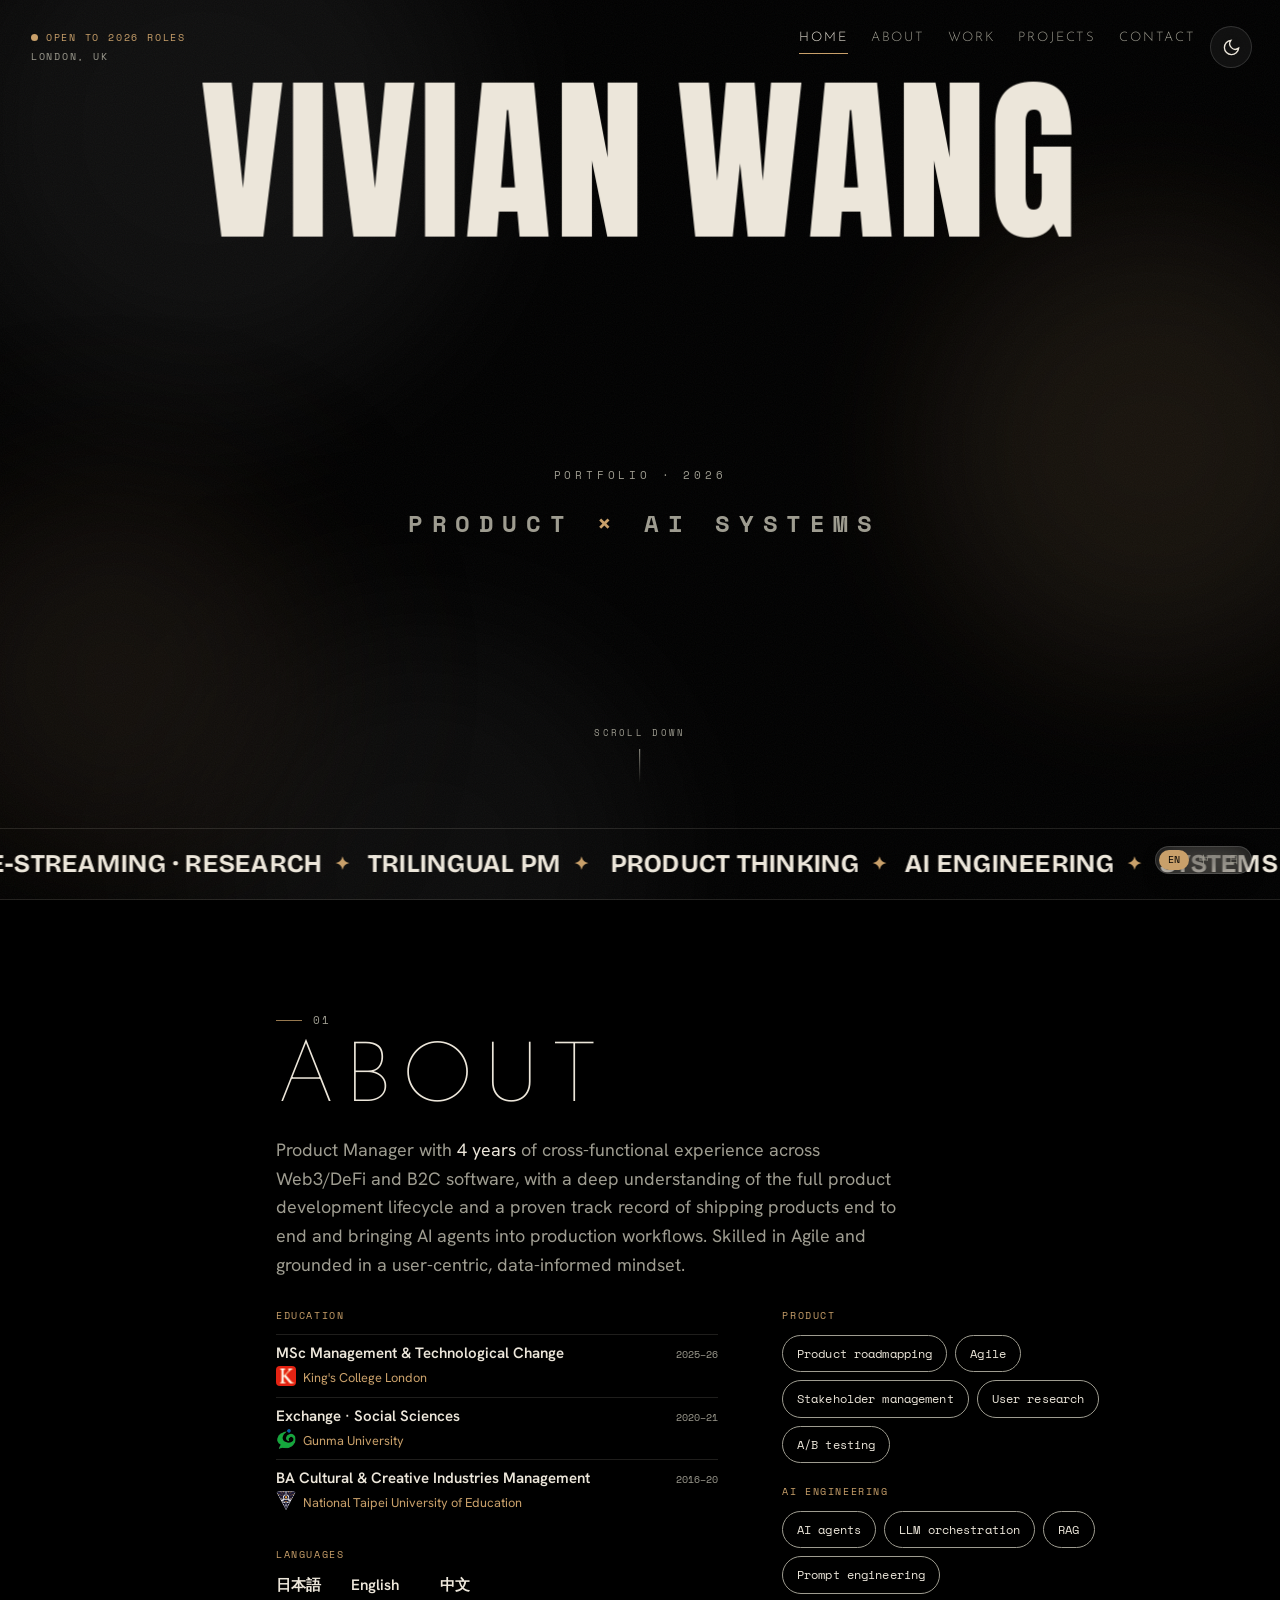
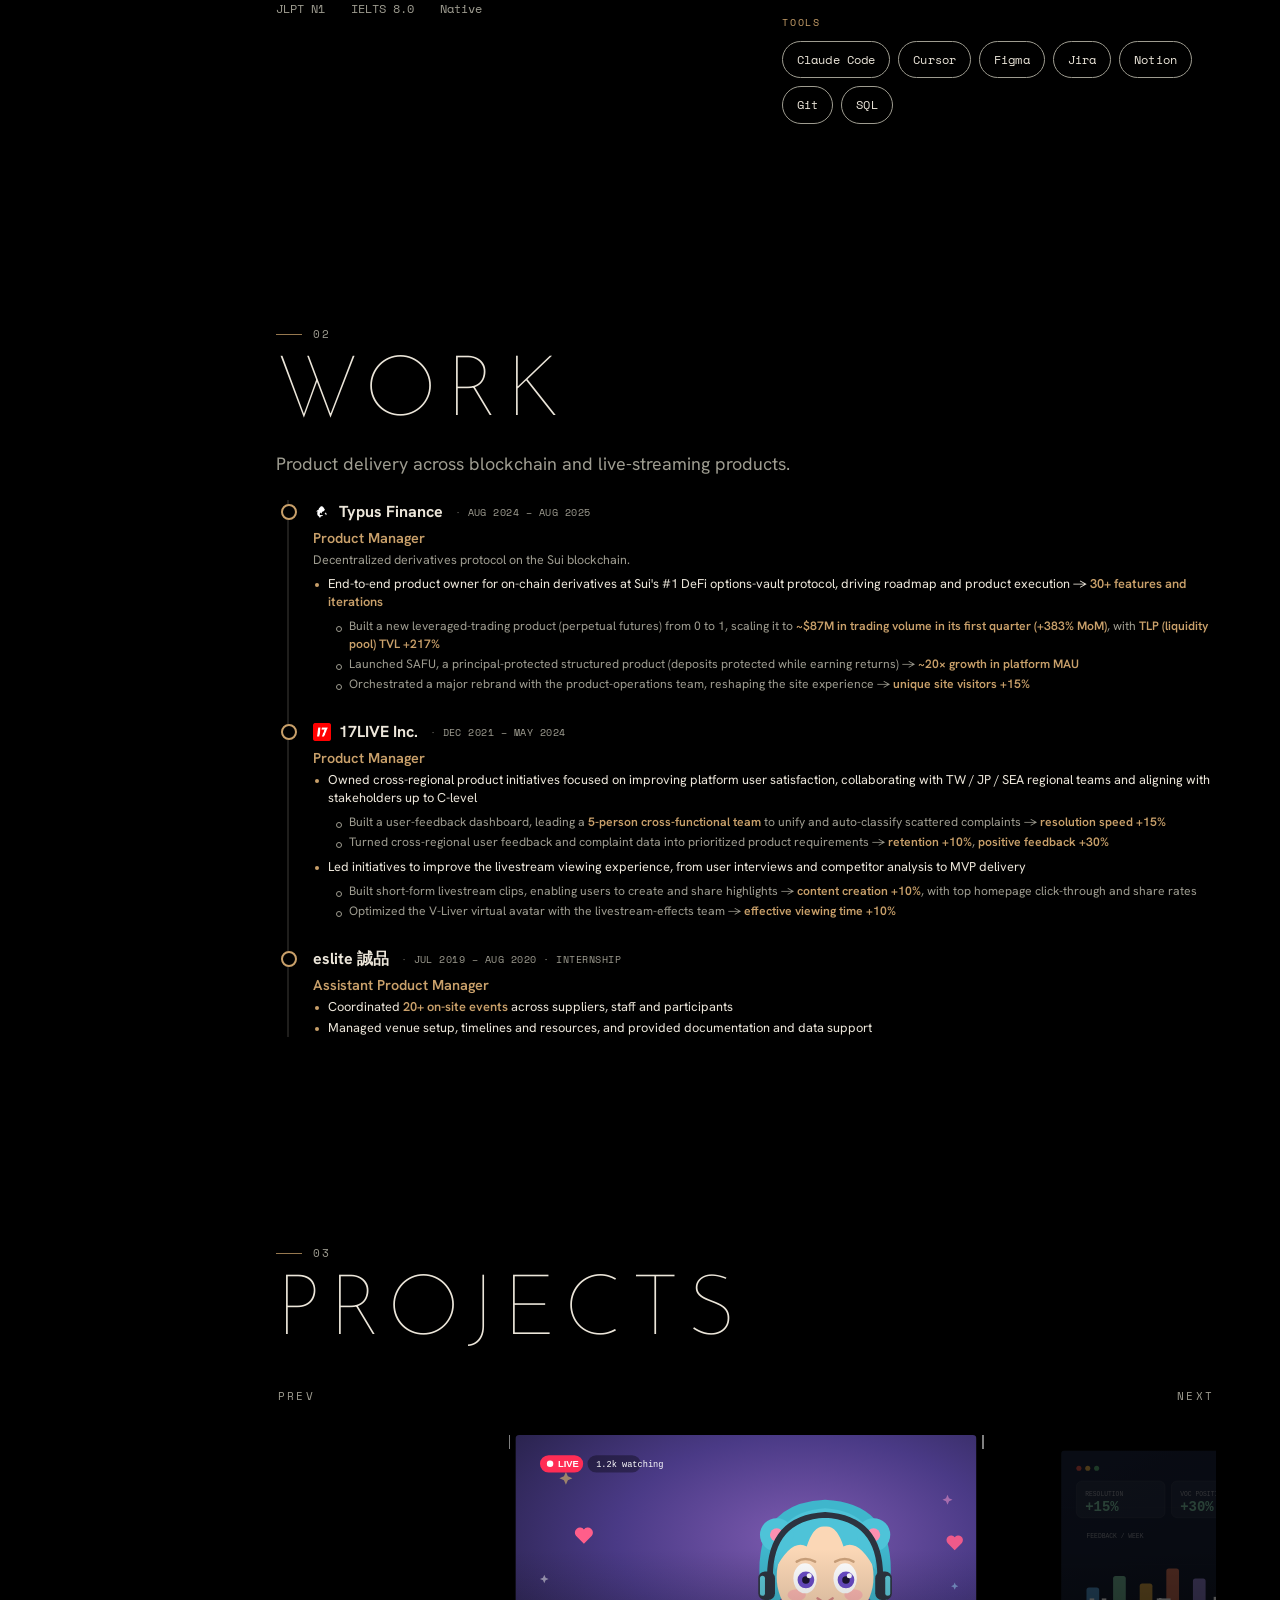
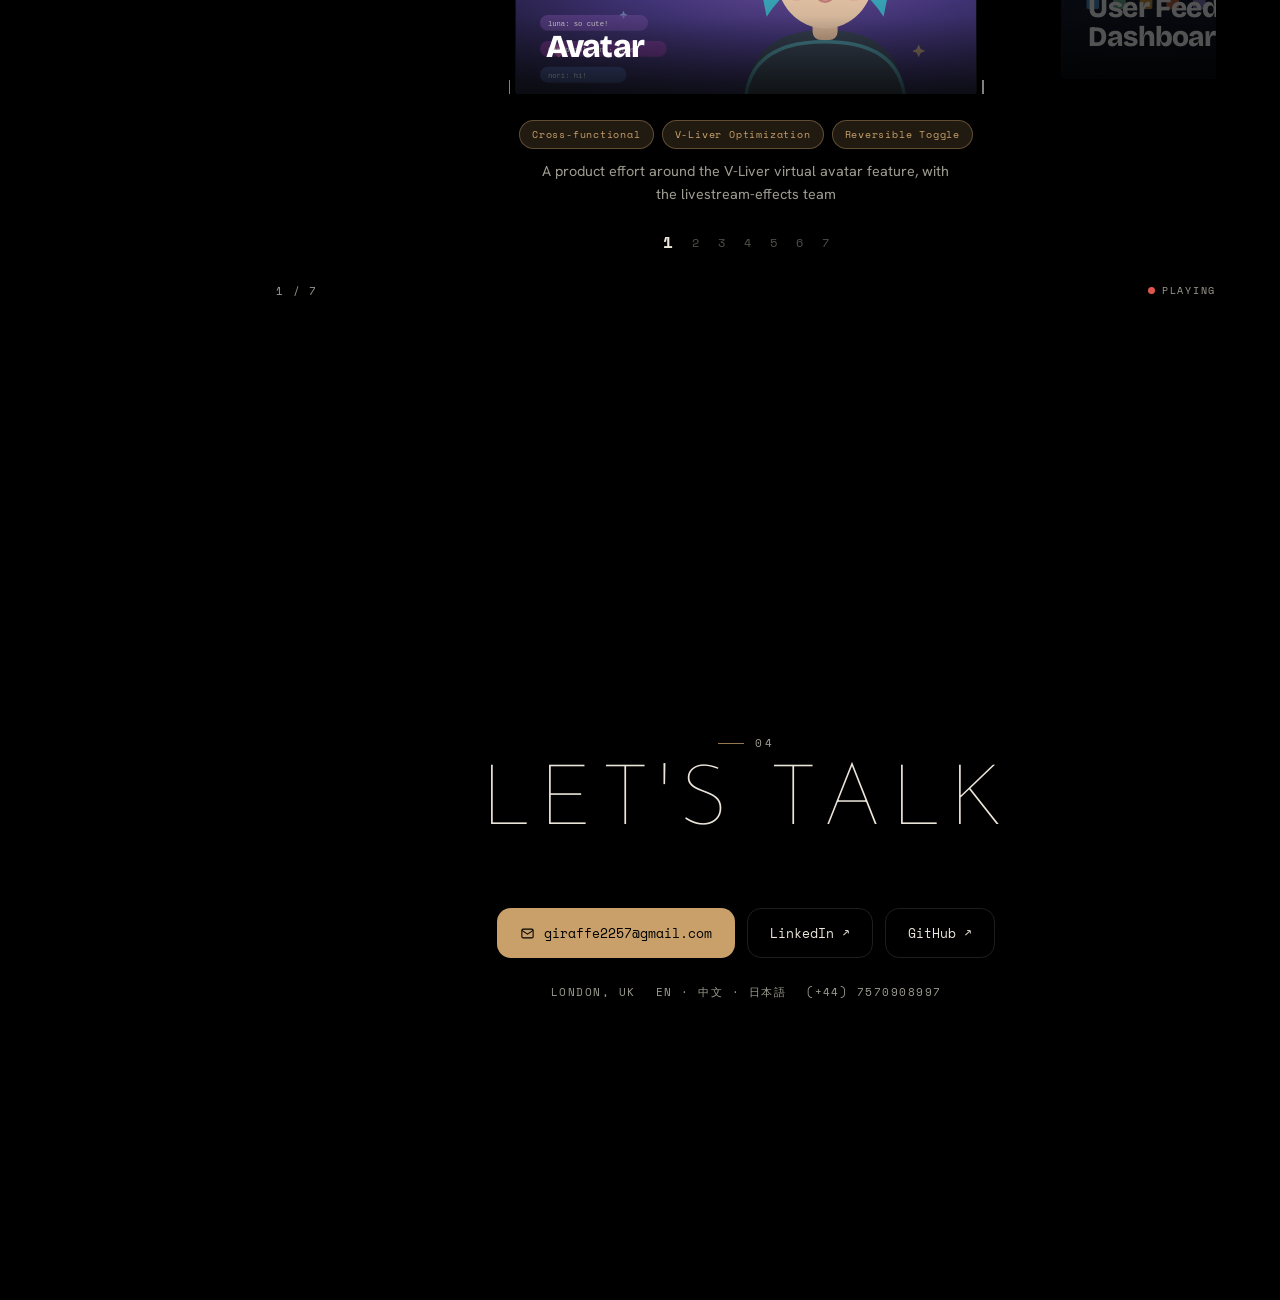
<file: index.html>
<!DOCTYPE html>
<html lang="en">
<head>
<meta charset="UTF-8" />
<meta name="viewport" content="width=device-width, initial-scale=1.0" />
<link rel="canonical" href="https://giraffe2257-tech.github.io/portfolio/" />
<title>Vivian Wang — Product Manager</title>
<meta name="description" content="Vivian Wang — Product Manager across Web3/DeFi and B2C software, turning AI from demo to production. Portfolio, case studies, and side projects." />
<meta property="og:type" content="website" />
<meta property="og:site_name" content="Vivian Wang · Portfolio" />
<meta property="og:title" content="Vivian Wang — Product Manager" />
<meta property="og:description" content="Product Manager across Web3/DeFi and B2C software, turning AI from demo to production. Portfolio, case studies, and side projects." />
<meta property="og:url" content="https://giraffe2257-tech.github.io/portfolio/" />
<meta property="og:image" content="https://giraffe2257-tech.github.io/portfolio/assets/og-image.jpg" />
<meta property="og:image:width" content="1200" />
<meta property="og:image:height" content="630" />
<meta name="twitter:card" content="summary_large_image" />
<meta name="twitter:title" content="Vivian Wang — Product Manager" />
<meta name="twitter:description" content="Product Manager across Web3/DeFi and B2C software, turning AI from demo to production." />
<meta name="twitter:image" content="https://giraffe2257-tech.github.io/portfolio/assets/og-image.jpg" />
<link rel="preconnect" href="https://fonts.googleapis.com" />
<link rel="preconnect" href="https://fonts.gstatic.com" crossorigin />
<link href="https://fonts.googleapis.com/css2?family=Anton&family=Bricolage+Grotesque:opsz,wght@12..96,400..800&family=Hanken+Grotesk:wght@400;500;600&family=Josefin+Sans:wght@100;200;300;400;500&family=Space+Mono:wght@400;700&display=swap" rel="stylesheet" />
<link rel="stylesheet" href="styles.css" />
<style>
/* ===== Variant C — BALANCE shell + editorial kinetic home hero =====
   Massive Anton title reveals dead-centre, settles to the very top as a structural header,
   with a per-letter dual-layer slot-machine flip on hover (interruptible, expo easing).
   Below: subtitle + an infinite bottom marquee. Vanilla CSS/JS, no build step.
   Previous home heroes preserved as index-c.home*.backup.html */
body.vc{ --mono:"Space Mono",monospace; --paper:#000000; --paper2:#0B0B0B;
  --b1:#161616; --b2:#241c12; --b3:#121212; --b4:#1e1710; --blob-op:.7; --blob-blur:82px; }
body.vc[data-theme="fog"]{ --paper:#EBEAE4; --paper2:#E1DFD7; --ink:#16181A; --ink-soft:#6E6E66;
  --line:rgba(20,20,18,.16); --accent:#9C6B33; --accent-soft:rgba(156,107,51,.14);
  --glass:rgba(255,255,255,.5); --glass-line:rgba(20,20,18,.12);
  --b1:#dcd6c8; --b2:#e1d4c0; --b3:#d9d7cd; --b4:#e3d9cc; --blob-op:.5; }

.vc .hero.vhero{--hx:clamp(14px,2.4vw,34px);
  min-height:100vh;display:flex;flex-direction:column;position:relative;
  padding:clamp(54px,8vh,84px) var(--hx) 0;max-width:none;overflow:hidden}

/* corner metadata (top-left); nav lives top-right via the .nav-top sidebar */
.vc .vh-top{position:absolute;top:clamp(18px,3.4vh,30px);left:var(--hx);z-index:4;
  display:flex;flex-direction:column;align-items:flex-start;gap:4px;
  font-family:var(--mono);font-size:.62rem;letter-spacing:.18em;text-transform:uppercase;color:var(--ink-soft);
  opacity:0;transform:translateY(20px);animation:vhUiIn .8s cubic-bezier(.16,.8,.3,1) forwards .15s}
.vc .vh-top .avail{display:flex;align-items:center;gap:8px;color:var(--accent)}
.vc .vh-top .avail::before{content:"";width:7px;height:7px;border-radius:50%;background:var(--accent);
  box-shadow:0 0 0 0 var(--accent);animation:pulse 2.4s infinite}

/* ===== massive title: reveals centred (--cy), settles to the top ===== */
.vc .vh-head{transform:translateY(var(--cy,34vh));transition:transform 1.1s cubic-bezier(.16,1,.3,1);
  will-change:transform}
body.vc.vh-settled .vh-head{transform:translateY(0)}
.vc .vh-name{font-family:"Anton",sans-serif;font-weight:400;
  font-size:clamp(2.6rem,14vw,18rem);line-height:.9;letter-spacing:.02em;text-transform:uppercase;
  color:var(--ink);margin:0;white-space:nowrap;text-align:center;cursor:default;width:100%}

/* split letters: HORIZONTAL entrance wipe (.ltr-up) + side-by-side roll-left flip on hover (.ltr-roll) */
.vc .split{display:inline-block}
.vc .ltr{position:relative;display:inline-block;overflow:hidden;vertical-align:top;height:1em;line-height:1}
.vc .ltr-up{display:block;transform:translateX(115%);
  animation:vhLtrIn 1.30s cubic-bezier(.215,.61,.355,1) both;animation-delay:calc(var(--i)*.09s + .2s)}
.vc .ltr-roll{position:relative;display:inline-block;white-space:nowrap;will-change:transform;
  transform:translateX(0);transition:transform 0s}   /* leave: snap back instantly & invisibly (twin≡original) → only the hovered letter ever visibly moves */
.vc .ltr-roll > span{display:inline-block;height:1em;line-height:1}
.vc .ltr-roll > span + span{position:absolute;left:100%;top:0}   /* twin sits just to the right, clipped by the mask */
/* hover: ONLY the letter under the cursor rolls, always leftward; on leave it resets with no reverse animation */
.vc .ltr:hover .ltr-roll{transform:translateX(-100%);transition:transform .6s cubic-bezier(.2,.7,.3,1)}
.vc .ltr-sp{display:inline-block;width:.16em}
@keyframes vhLtrIn{to{transform:translateX(0)}}
@keyframes vhUiIn{to{opacity:1;transform:none}}

/* ===== mid: eyebrow + subtitle, centred in the space under the settled title ===== */
.vc .vh-mid{flex:1;display:flex;flex-direction:column;align-items:center;justify-content:center;text-align:center;
  gap:clamp(13px,2.4vh,26px);padding:clamp(20px,4vh,50px) var(--hx) clamp(70px,12vh,130px)}
.vc .vh-eyebrow{font-family:var(--mono);font-size:.7rem;letter-spacing:.34em;text-transform:uppercase;color:var(--ink-soft);
  opacity:0;transition:opacity .8s ease}
.vc .vh-sub{font-family:var(--mono);font-weight:700;font-size:clamp(.95rem,2.1vw,1.5rem);letter-spacing:.36em;
  text-transform:uppercase;color:var(--ink-soft);padding-left:.36em;opacity:0;transition:opacity .8s ease}
.vc .vh-sub b{color:var(--accent);font-weight:700}
body.vc.vh-settled .vh-eyebrow{opacity:1;transition-delay:.5s}
body.vc.vh-settled .vh-sub{opacity:1;transition-delay:.62s}

/* bottom-centre scroll indicator (sits just above the marquee) */
.vc .vh-scroll{position:absolute;left:50%;bottom:clamp(82px,13vh,140px);transform:translateX(-50%);z-index:4;
  display:flex;flex-direction:column;align-items:center;gap:9px;
  font-family:var(--mono);font-size:.56rem;letter-spacing:.26em;text-transform:uppercase;color:var(--ink-soft);
  opacity:0;transition:opacity .8s ease}
body.vc.vh-settled .vh-scroll{opacity:1;transition-delay:.7s}
.vc .vh-scroll .ln{width:1px;height:34px;background:linear-gradient(var(--ink-soft),transparent);position:relative;overflow:hidden}
.vc .vh-scroll .ln::after{content:"";position:absolute;top:-45%;left:0;width:1px;height:45%;background:var(--accent);
  animation:vhScrollLn 1.8s cubic-bezier(.7,0,.3,1) infinite}
@keyframes vhScrollLn{0%{top:-45%}60%,100%{top:100%}}

/* ===== infinite bottom marquee (speed responds to scroll velocity) ===== */
.vc .vh-marquee{margin:0 calc(-1*var(--hx));border-top:1px solid var(--line);border-bottom:1px solid var(--line);
  overflow:hidden;white-space:nowrap;padding:15px 0;opacity:0;transition:opacity .9s ease}
body.vc.vh-settled .vh-marquee{opacity:1;transition-delay:.78s}
.vc .vh-mq-track{display:inline-block;will-change:transform}
.vc .vh-mq-item{display:inline-block;font-family:"Bricolage Grotesque",sans-serif;font-weight:700;
  font-size:clamp(1rem,2vw,1.7rem);letter-spacing:.01em;text-transform:uppercase;color:var(--ink);
  padding:0 .1em;transition:color .3s,letter-spacing .3s}
.vc .vh-mq-item .sep{color:var(--accent);margin:0 .7em;font-size:.7em;vertical-align:.12em}
.vc .vh-mq-item:hover{color:var(--accent);letter-spacing:.06em}

/* home: nav top-right; reverts to the left sidebar once scrolled to About */
.sidebar{transition:opacity .3s ease}
@media(min-width:881px){
  body.vc.nav-top .sidebar{top:24px;left:auto;right:84px;bottom:auto;width:auto;height:auto;
    flex-direction:row;align-items:center;gap:clamp(14px,1.8vw,26px);background:none;border:none;padding:0}
  body.vc.nav-top .snav{flex-direction:row;gap:clamp(14px,1.8vw,24px);margin:0}
  body.vc.nav-top .snav a{padding:4px 0;font-size:.82rem}
  body.vc.nav-top .snav a i{display:none}
  body.vc.nav-top .snav a::after{bottom:-2px}
  body.vc.nav-top .snav a:hover::after,body.vc.nav-top .snav a.cur::after{width:100%}
  body.vc.nav-top .socials{display:none}
  body.vc.nav-top.has-sidebar .hero.vhero{margin-left:0}
}

@media(max-width:880px){
  .vc .hero.vhero{padding-top:74px}
  .vc .vh-name{font-size:clamp(2.4rem,15vw,6rem)}
  .vc .vh-sub{letter-spacing:.3em}
}
@media(prefers-reduced-motion:reduce){
  .vc .ltr-up,.vc .vh-top,.vc .vh-eyebrow,.vc .vh-sub,.vc .vh-scroll,.vc .vh-marquee{animation:none!important;opacity:1!important;transform:none!important}
  .vc .vh-head{transform:none!important}
  /* fix #3: never leave reveal-gated content invisible for reduced-motion users */
  .r{opacity:1!important;transform:none!important}
}
</style>
</head>
<body data-page="home" class="vc">

<section class="hero vhero">
  <div class="vh-top">
    <span class="avail" data-i18n="hero.avail">Open to 2026 roles</span>
    <span data-i18n="hero.loc">London, UK</span>
  </div>

  <div class="vh-head">
    <h1 class="vh-name split" data-split>Vivian Wang</h1>
  </div>

  <div class="vh-mid">
    <div class="vh-eyebrow" data-i18n="hero.eyebrow">Portfolio · 2026</div>
    <div class="vh-sub" data-i18n-html="hero.sub">Product <b>×</b> AI Systems</div>
  </div>

  <div class="vh-scroll">
    <span data-i18n="hero.scroll">Scroll Down</span>
    <span class="ln"></span>
  </div>

  <div class="vh-marquee" aria-hidden="true">
    <div class="vh-mq-track" id="vhTrack">
      <span class="vh-mq-item"><span data-i18n="mq.1">Product thinking</span><span class="sep">✦</span></span><span class="vh-mq-item"><span data-i18n="mq.2">AI engineering</span><span class="sep">✦</span></span><span class="vh-mq-item"><span data-i18n="mq.3">Systems that ship</span><span class="sep">✦</span></span><span class="vh-mq-item"><span data-i18n="mq.4">From prompting to production</span><span class="sep">✦</span></span><span class="vh-mq-item"><span data-i18n="mq.5">DeFi · Live-streaming · Research</span><span class="sep">✦</span></span><span class="vh-mq-item"><span data-i18n="mq.6">Trilingual PM</span><span class="sep">✦</span></span>
    </div>
  </div>
</section>

<script>
/* hero choreography: own everything, keep app.js from double-revealing the hero */
(function(){
  var hero=document.querySelector('.hero.vhero');
  if(hero) hero.dataset.rev='1';   // app.js reveal() will skip this section

  /* split-text: entrance clip reveal + dual-layer slot-machine flip on hover (per letter) */
  document.querySelectorAll('[data-split]').forEach(function(el){
    var text=el.textContent; el.textContent=''; var i=0;
    [].forEach.call(text, function(ch){
      if(ch===' '){ var sp=document.createElement('span'); sp.className='ltr-sp'; el.appendChild(sp); return; }
      var o=document.createElement('span'); o.className='ltr';
      var up=document.createElement('span'); up.className='ltr-up'; up.style.setProperty('--i', i);
      var roll=document.createElement('span'); roll.className='ltr-roll';
      var a=document.createElement('span'); a.textContent=ch;   // layer A (default)
      var b=document.createElement('span'); b.textContent=ch;   // layer B (clone, below)
      roll.appendChild(a); roll.appendChild(b); up.appendChild(roll); o.appendChild(up); el.appendChild(o);
      i++;
    });
  });

  /* measure the centre offset (no transition while measuring), then settle to the top */
  var head=document.querySelector('.vh-head');
  function setCenter(){
    if(!head || document.body.classList.contains('vh-settled')) return;
    var prev=head.style.transition; head.style.transition='none';
    head.style.setProperty('--cy','0px');
    var r=head.getBoundingClientRect();
    var cy=Math.max(0,(window.innerHeight - r.height)/2 - r.top);
    head.style.setProperty('--cy', cy+'px');
    void head.offsetWidth;
    head.style.transition=prev||'';
  }
  requestAnimationFrame(setCenter);
  if(document.fonts && document.fonts.ready) document.fonts.ready.then(setCenter);
  setTimeout(function(){ document.body.classList.add('vh-settled'); }, 1700);   // after letters finish revealing

  /* infinite marquee, speed responds to scroll velocity */
  var track=document.getElementById('vhTrack');
  if(track){
    track.innerHTML += track.innerHTML;
    var halfW=0, x=0, base=0.55, boost=0, paused=false;
    function measure(){ halfW=track.scrollWidth/2; }
    measure();
    if(document.fonts && document.fonts.ready) document.fonts.ready.then(measure);
    window.addEventListener('resize', measure);
    var mq=track.parentElement;
    mq.addEventListener('mouseenter', function(){ paused=true; });
    mq.addEventListener('mouseleave', function(){ paused=false; });
    window.addEventListener('wheel', function(e){ boost=Math.max(-10,Math.min(10, boost + e.deltaY*0.02)); }, {passive:true});
    function frame(){
      if(!paused){ x -= (base + Math.abs(boost)); if(halfW && -x>=halfW) x+=halfW; track.style.transform='translateX('+x+'px)'; }
      boost*=0.9;
      requestAnimationFrame(frame);
    }
    requestAnimationFrame(frame);
  }

  /* nav: top-right while the home hero is in view, back to the left sidebar past it */
  function navScroll(){
    var h=(document.getElementById('home')||hero); if(!h) return;
    if(window.scrollY < h.offsetHeight - 130) document.body.classList.add('nav-top');
    else document.body.classList.remove('nav-top');
  }
  document.body.classList.add('nav-top');
  window.addEventListener('scroll', navScroll, {passive:true});
  window.addEventListener('resize', navScroll);
  setTimeout(navScroll, 0);
})();
</script>

<script src="cases.js"></script>
<script src="i18n.js"></script>
<script src="app.js"></script>

</body>
</html>
</file>
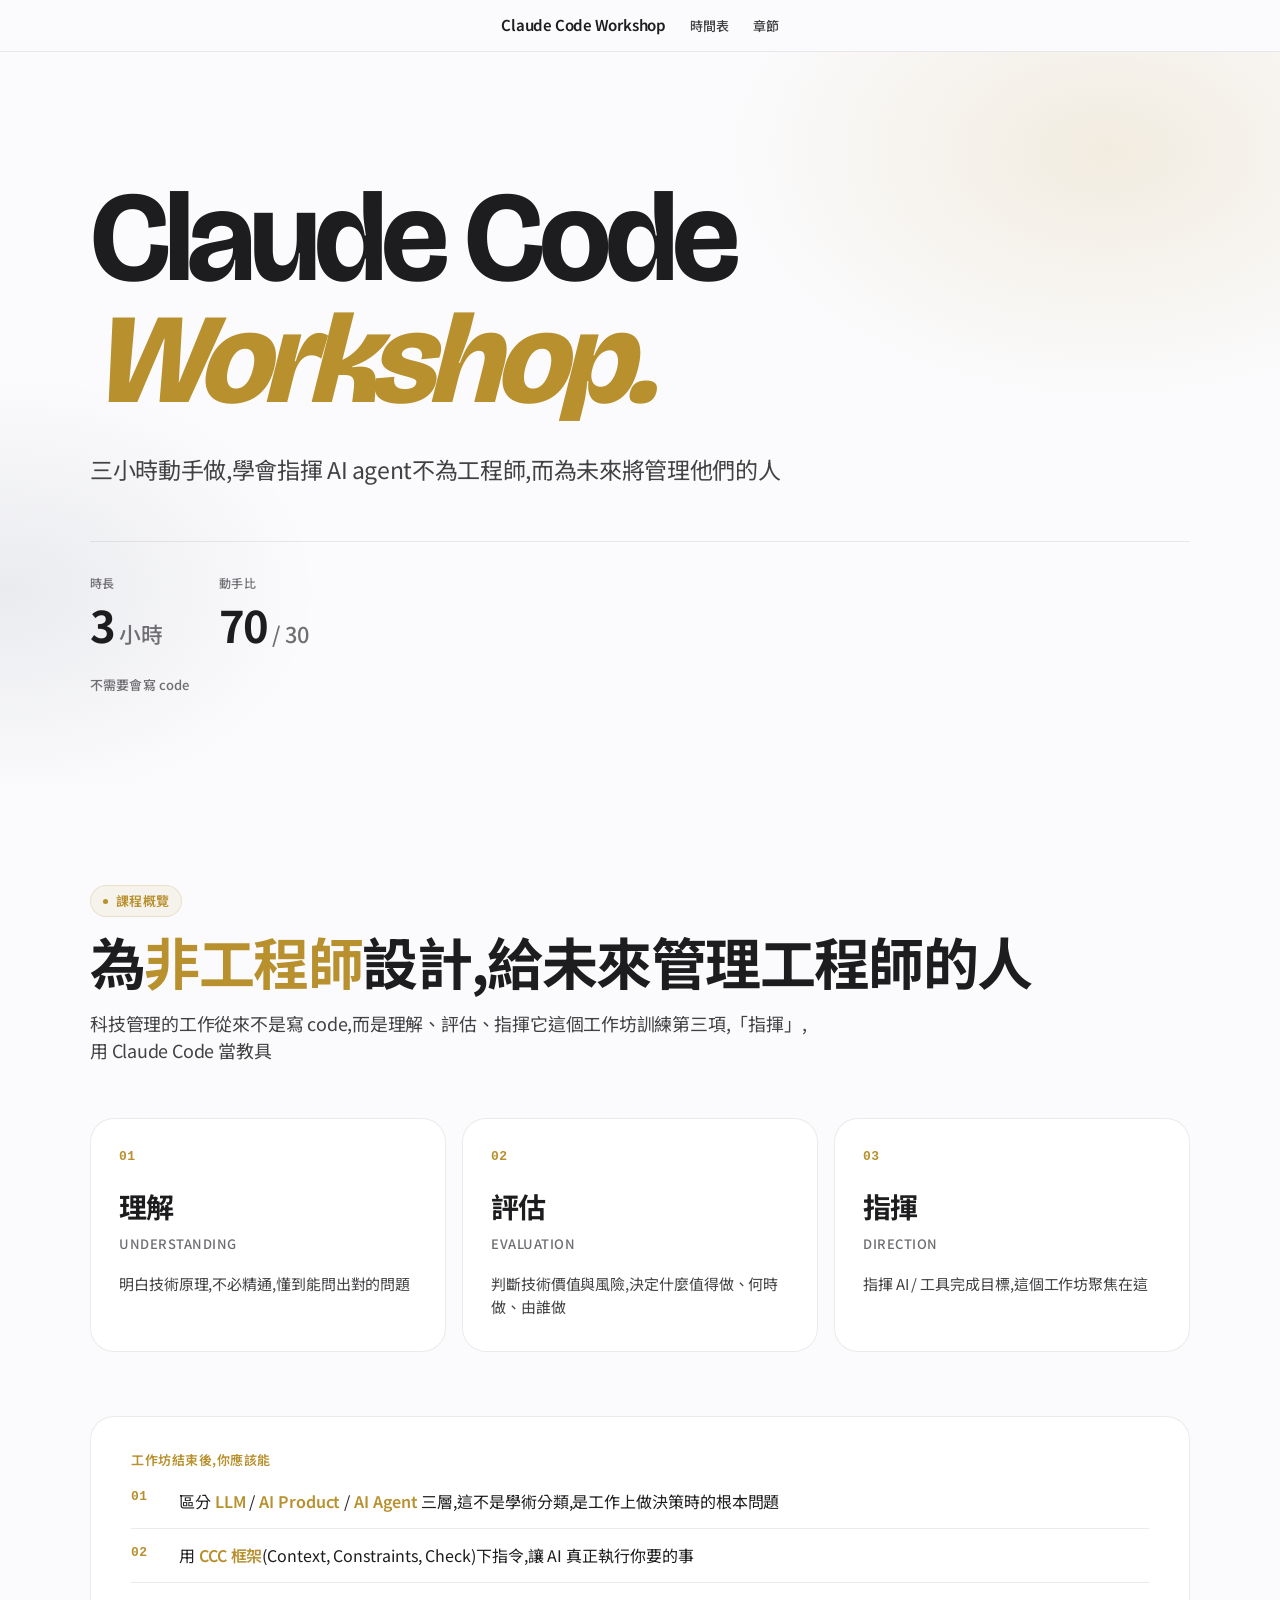
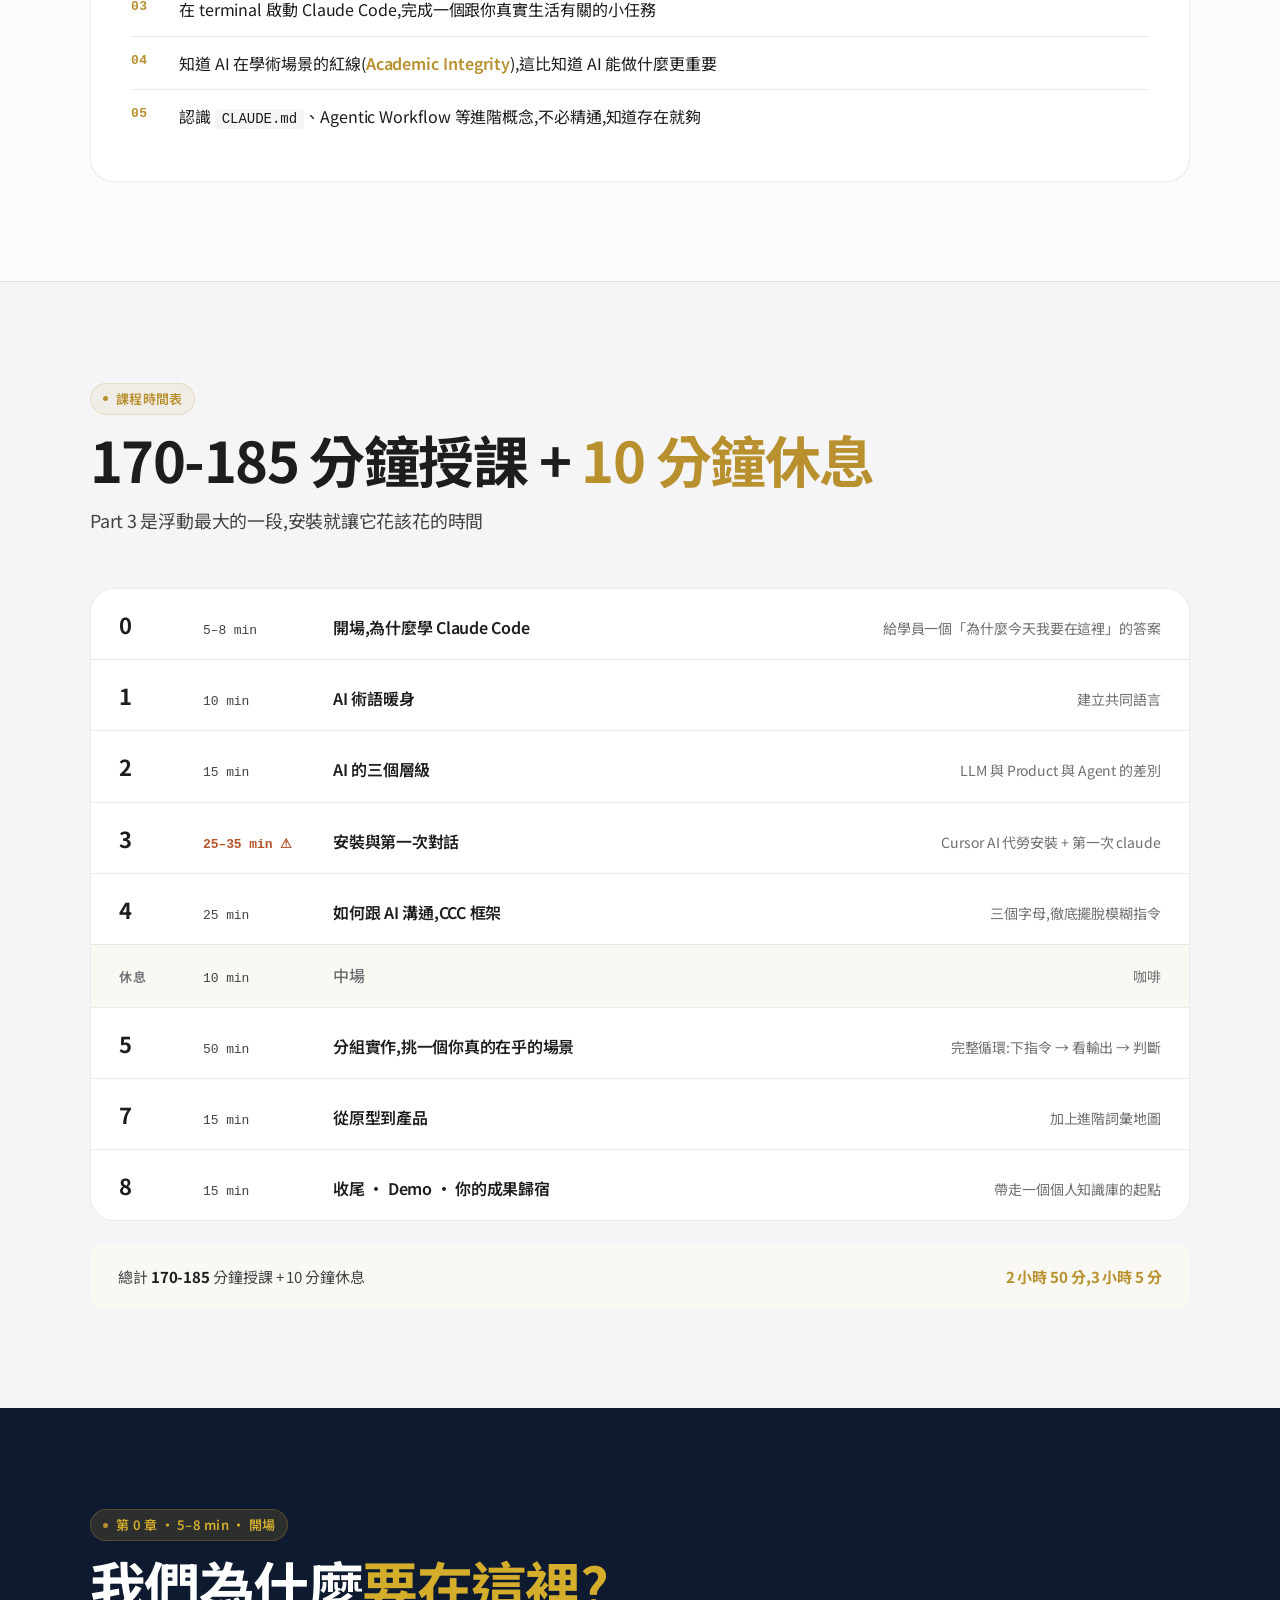
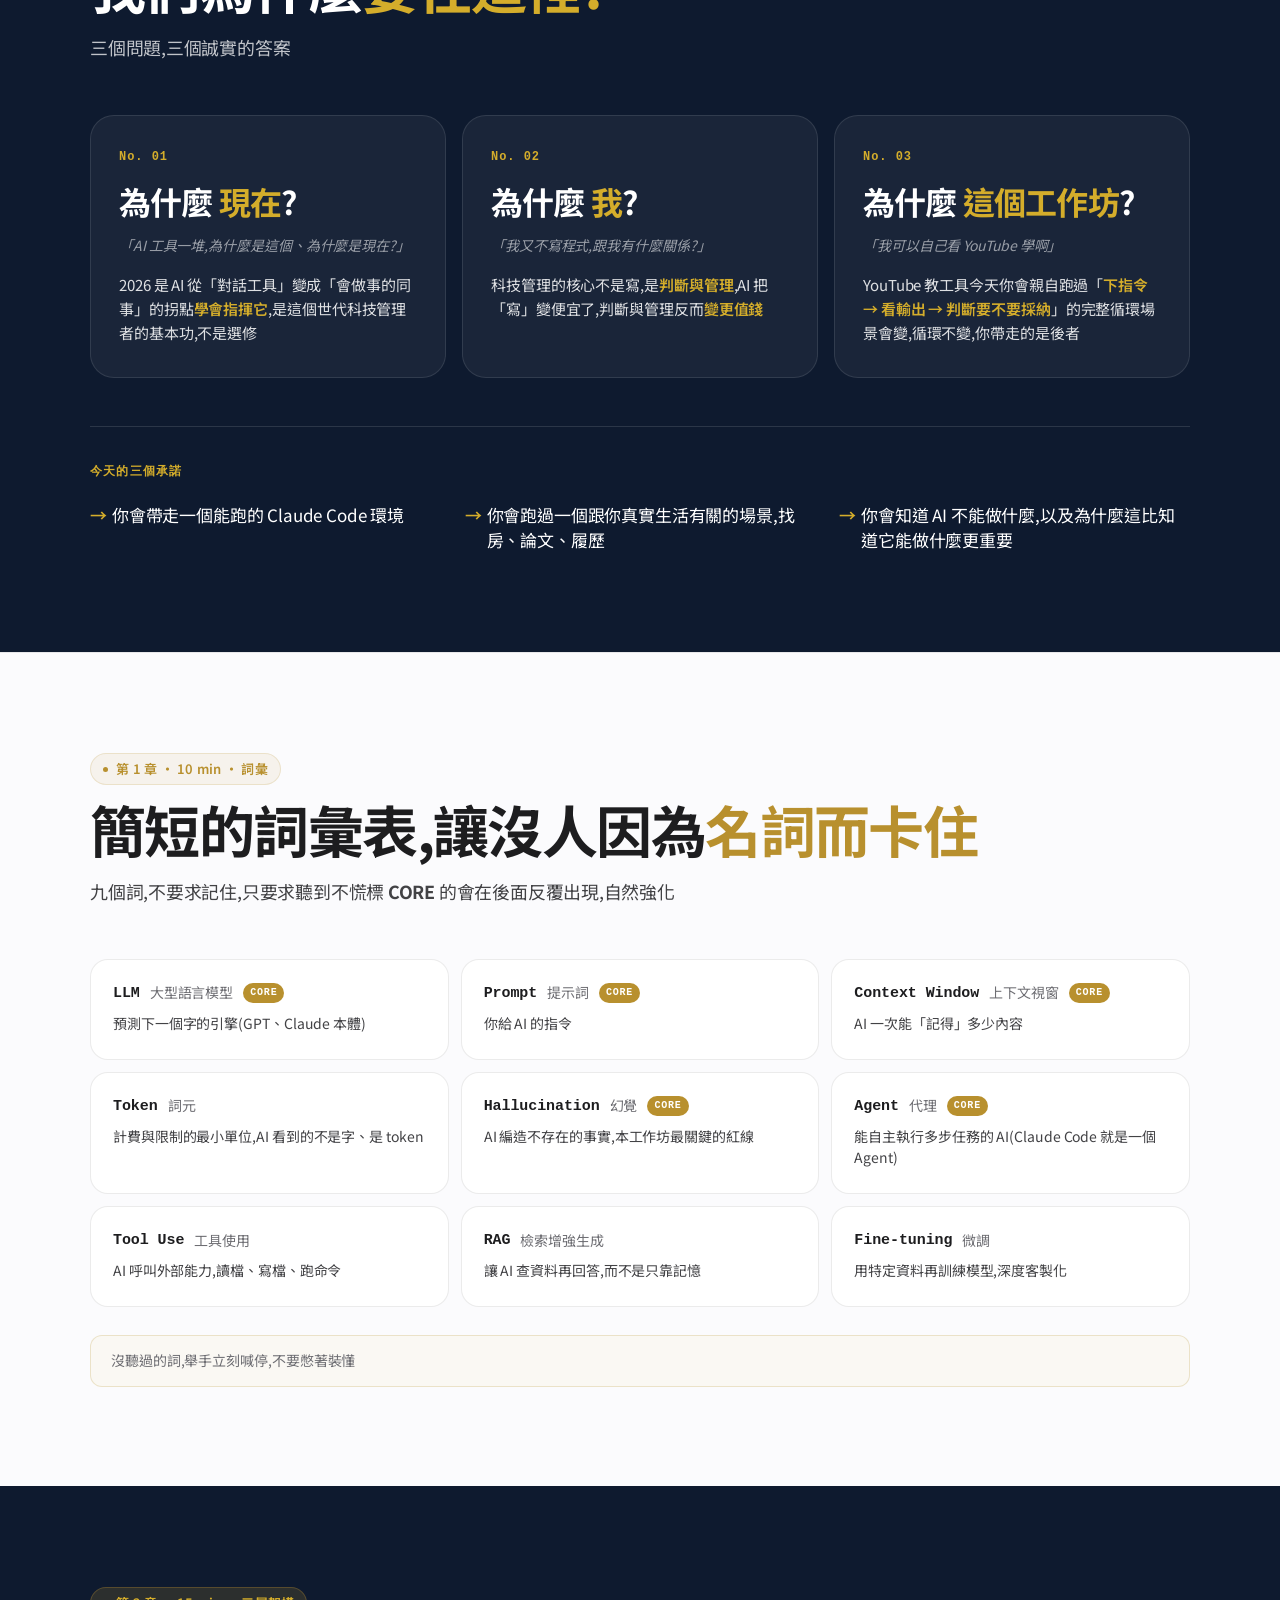
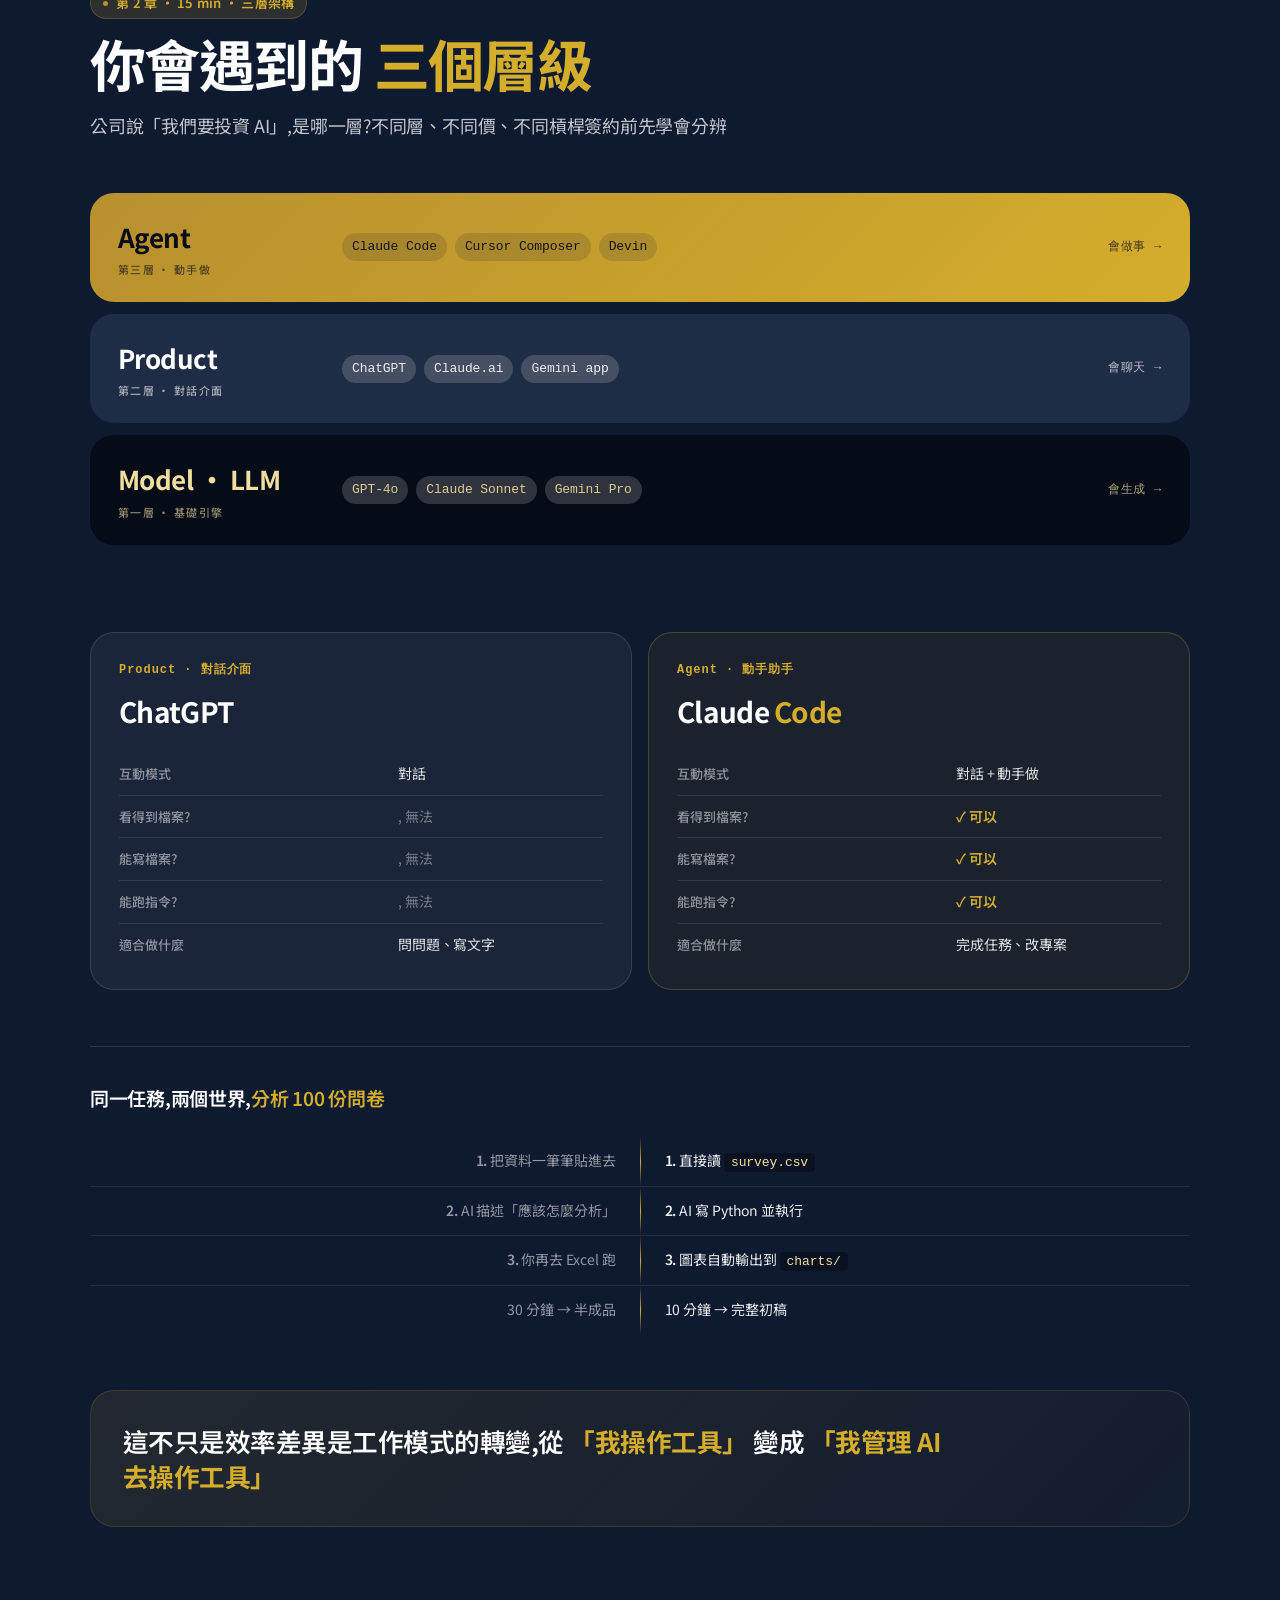
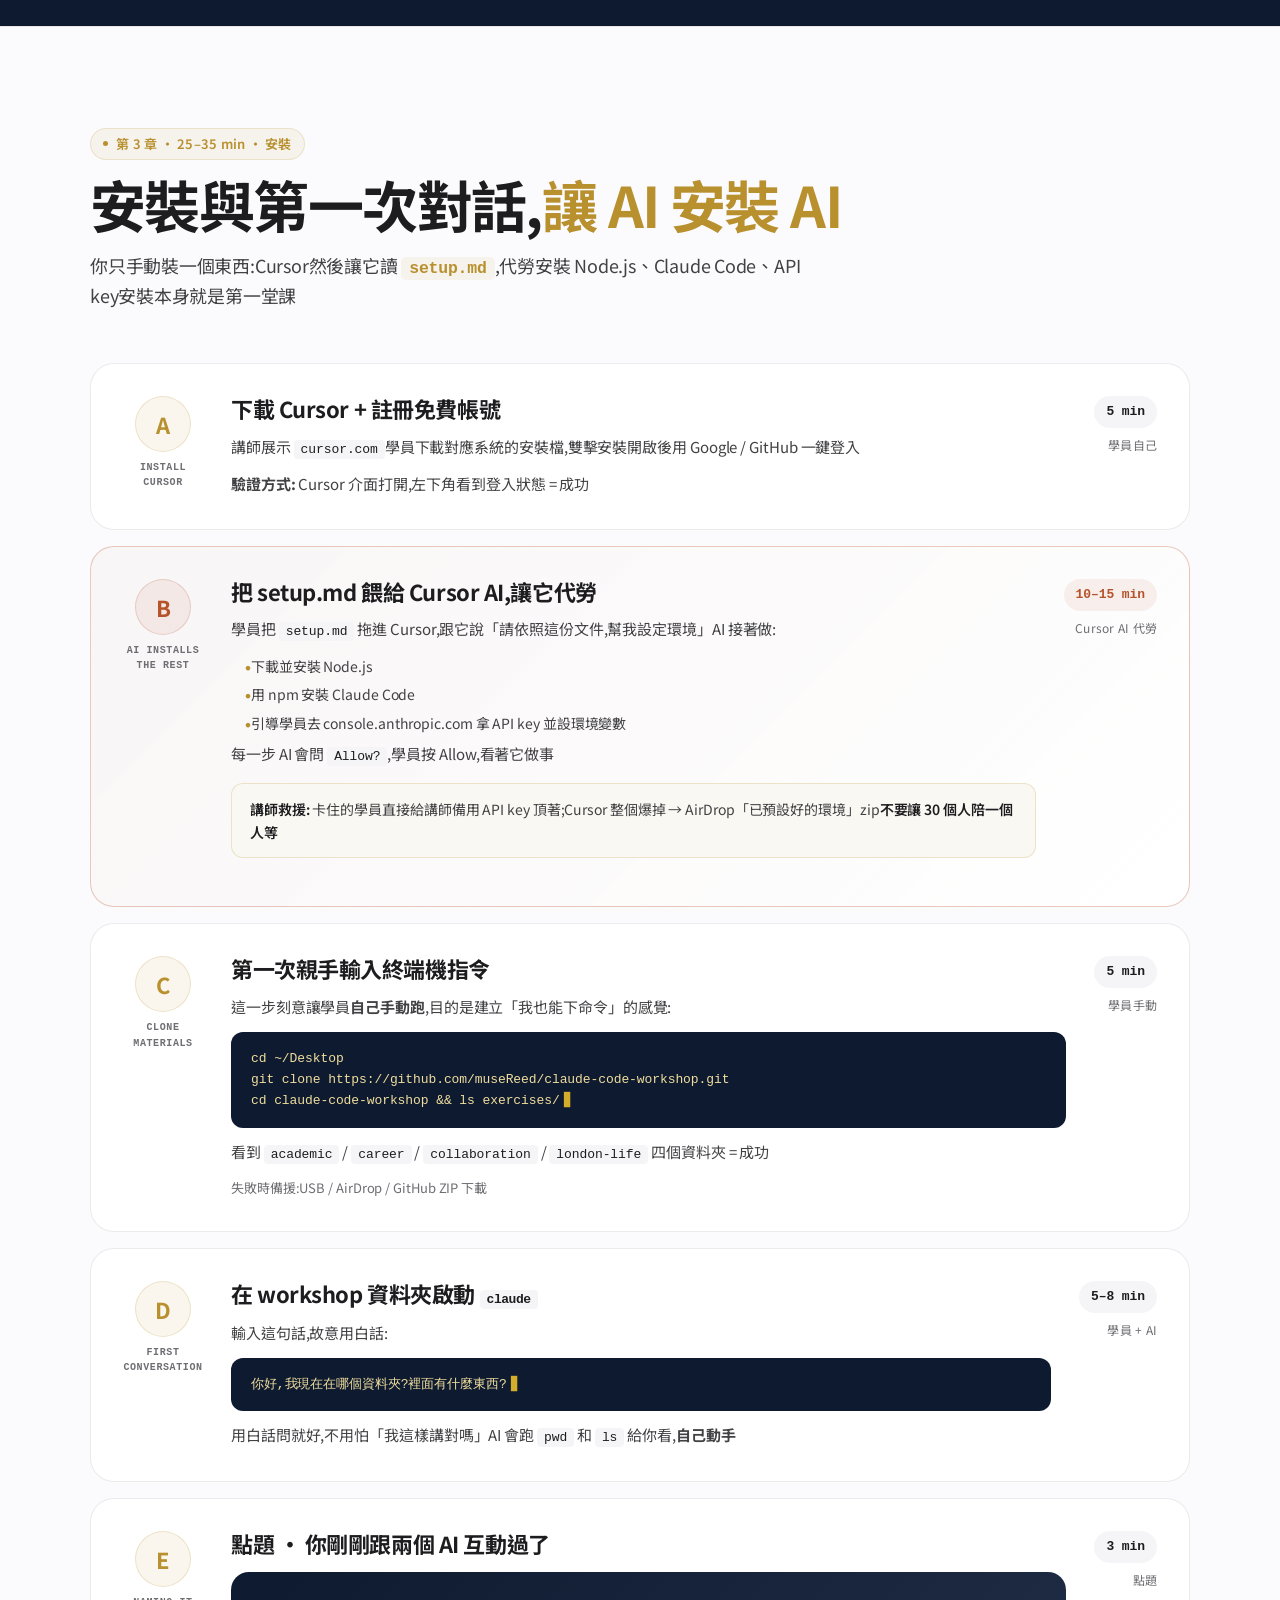
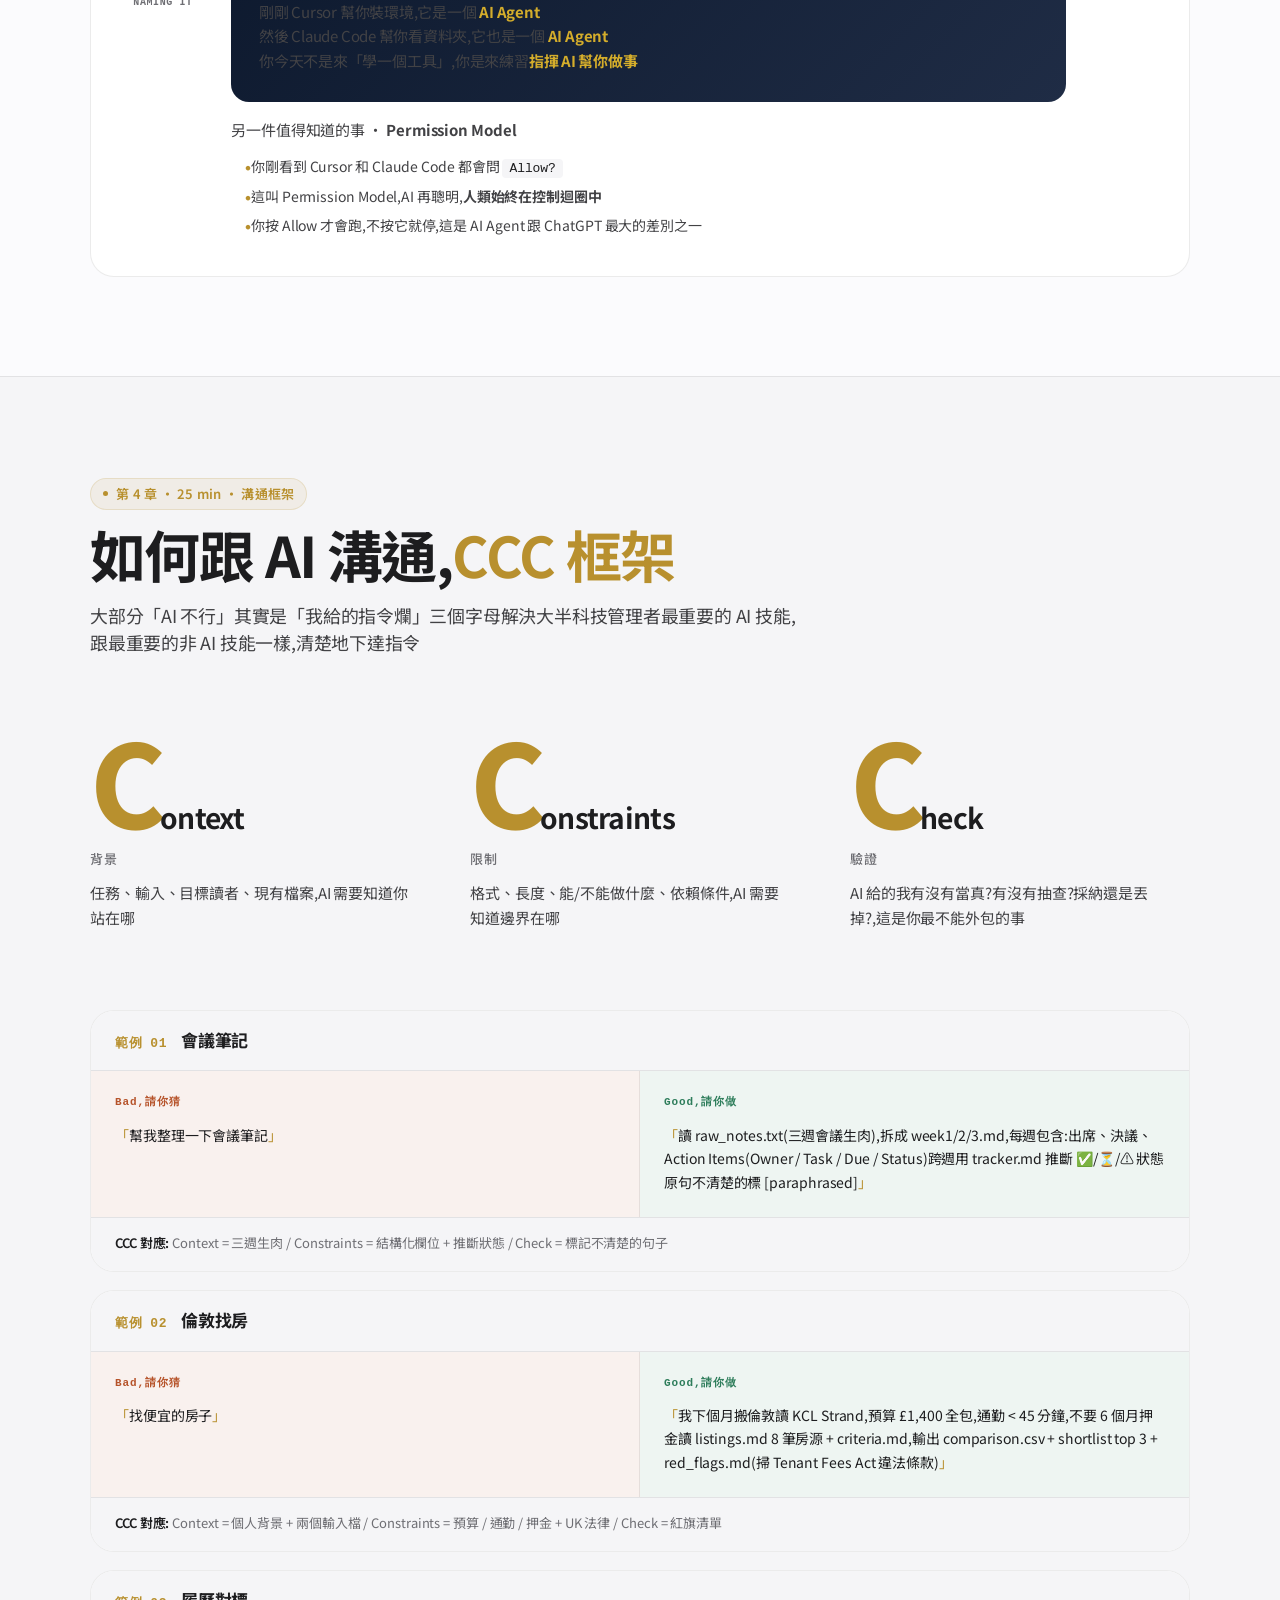
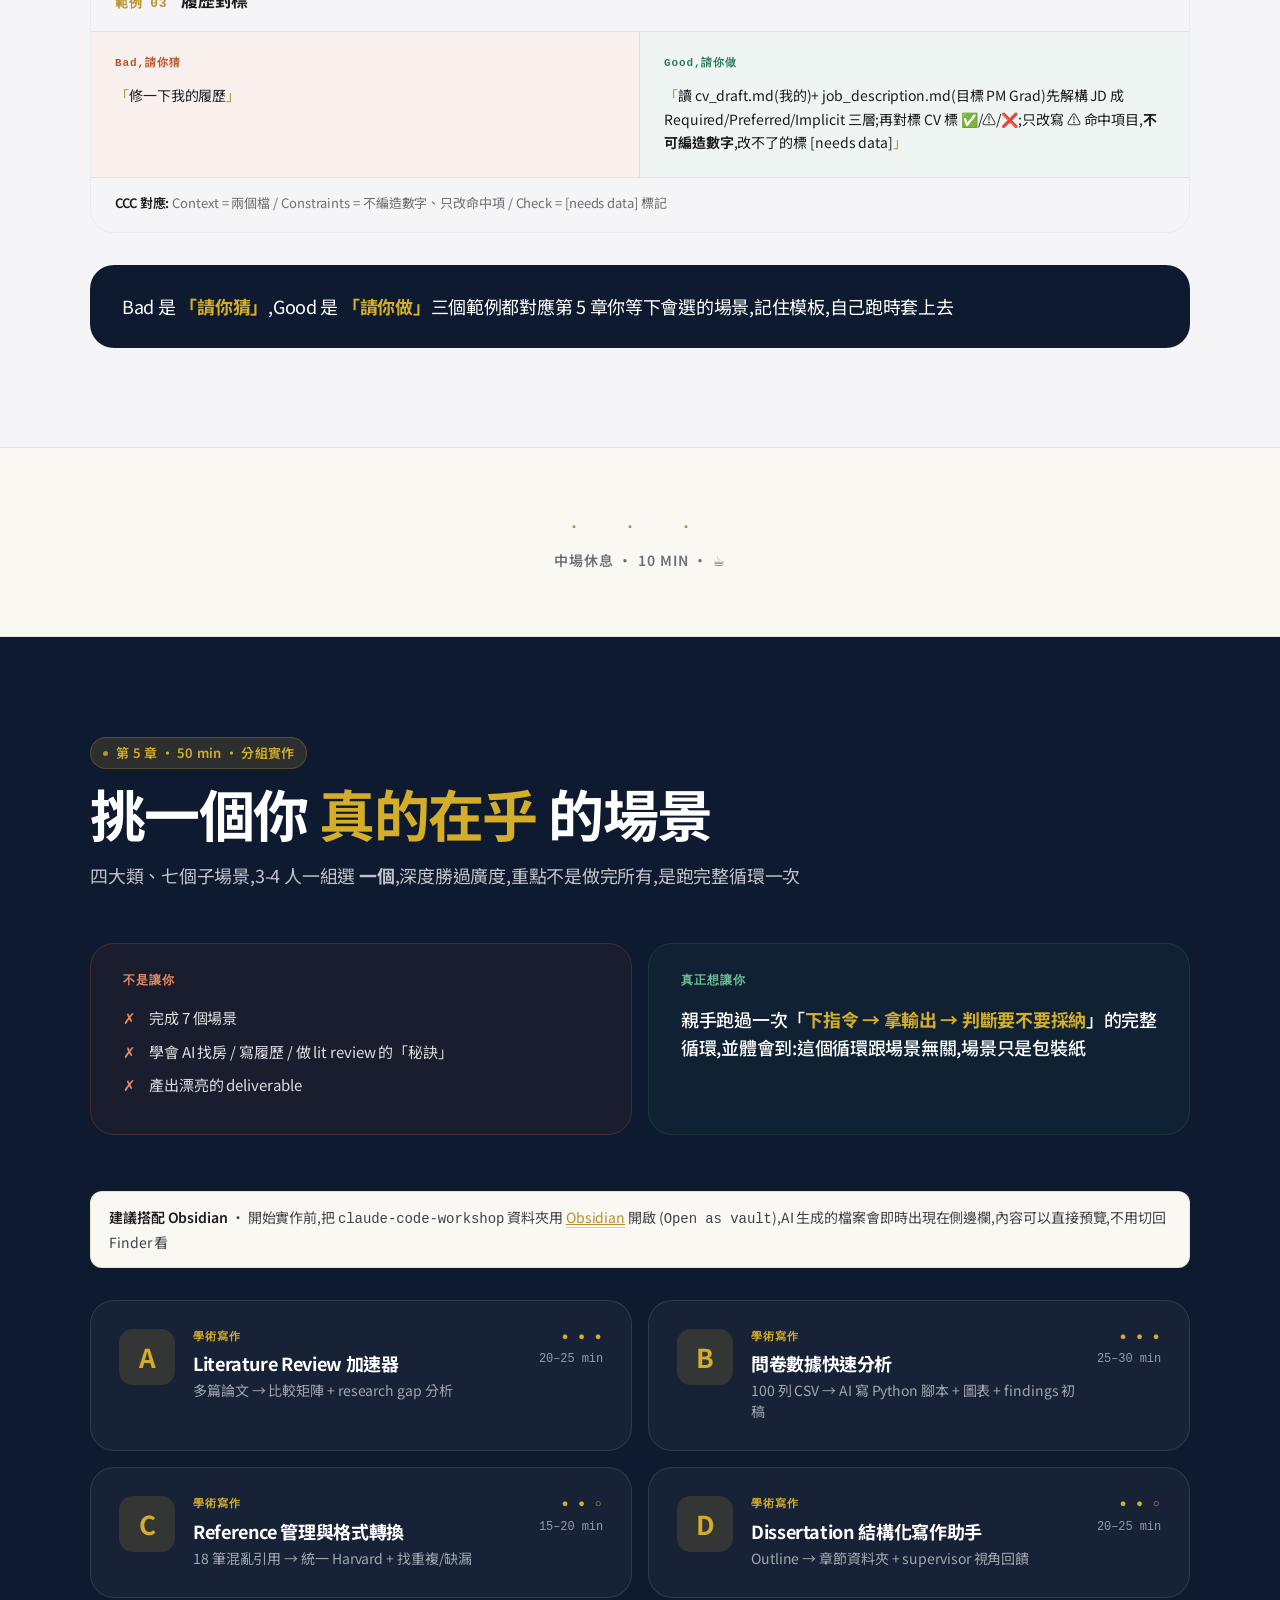
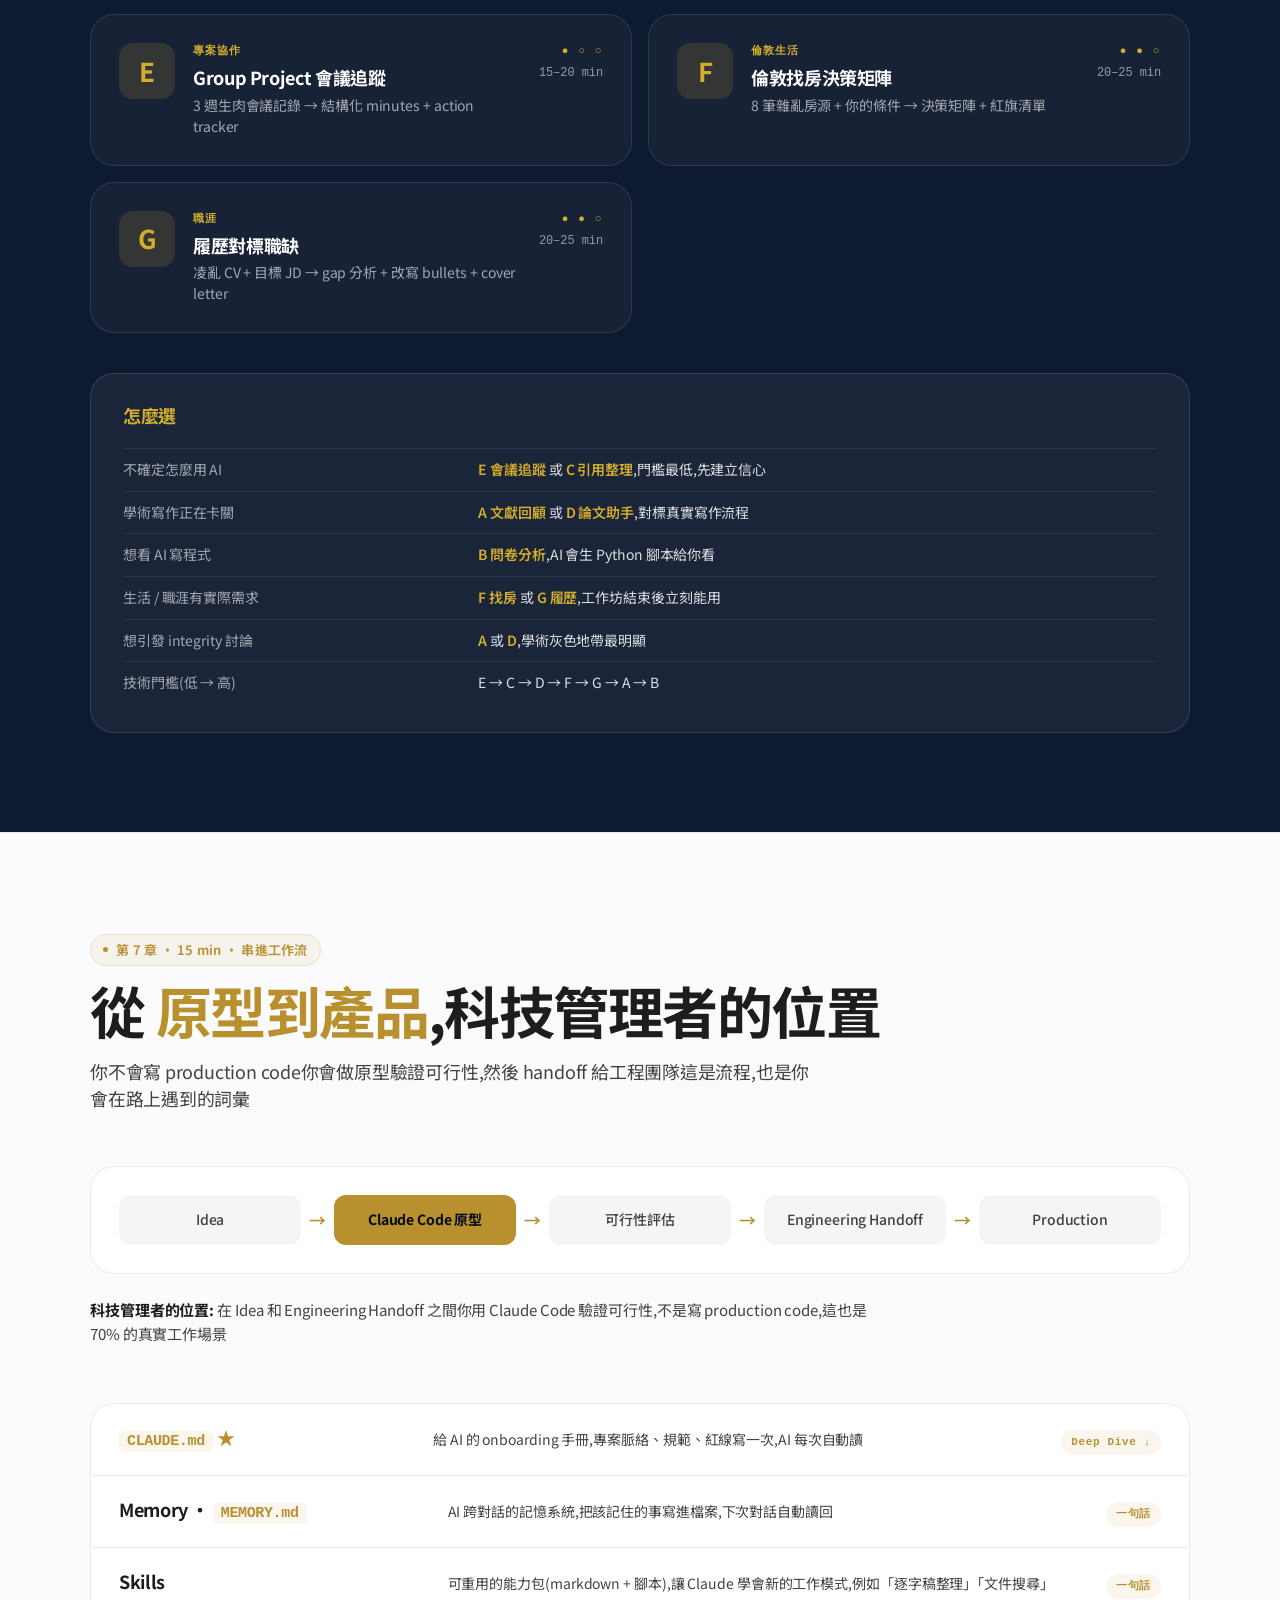
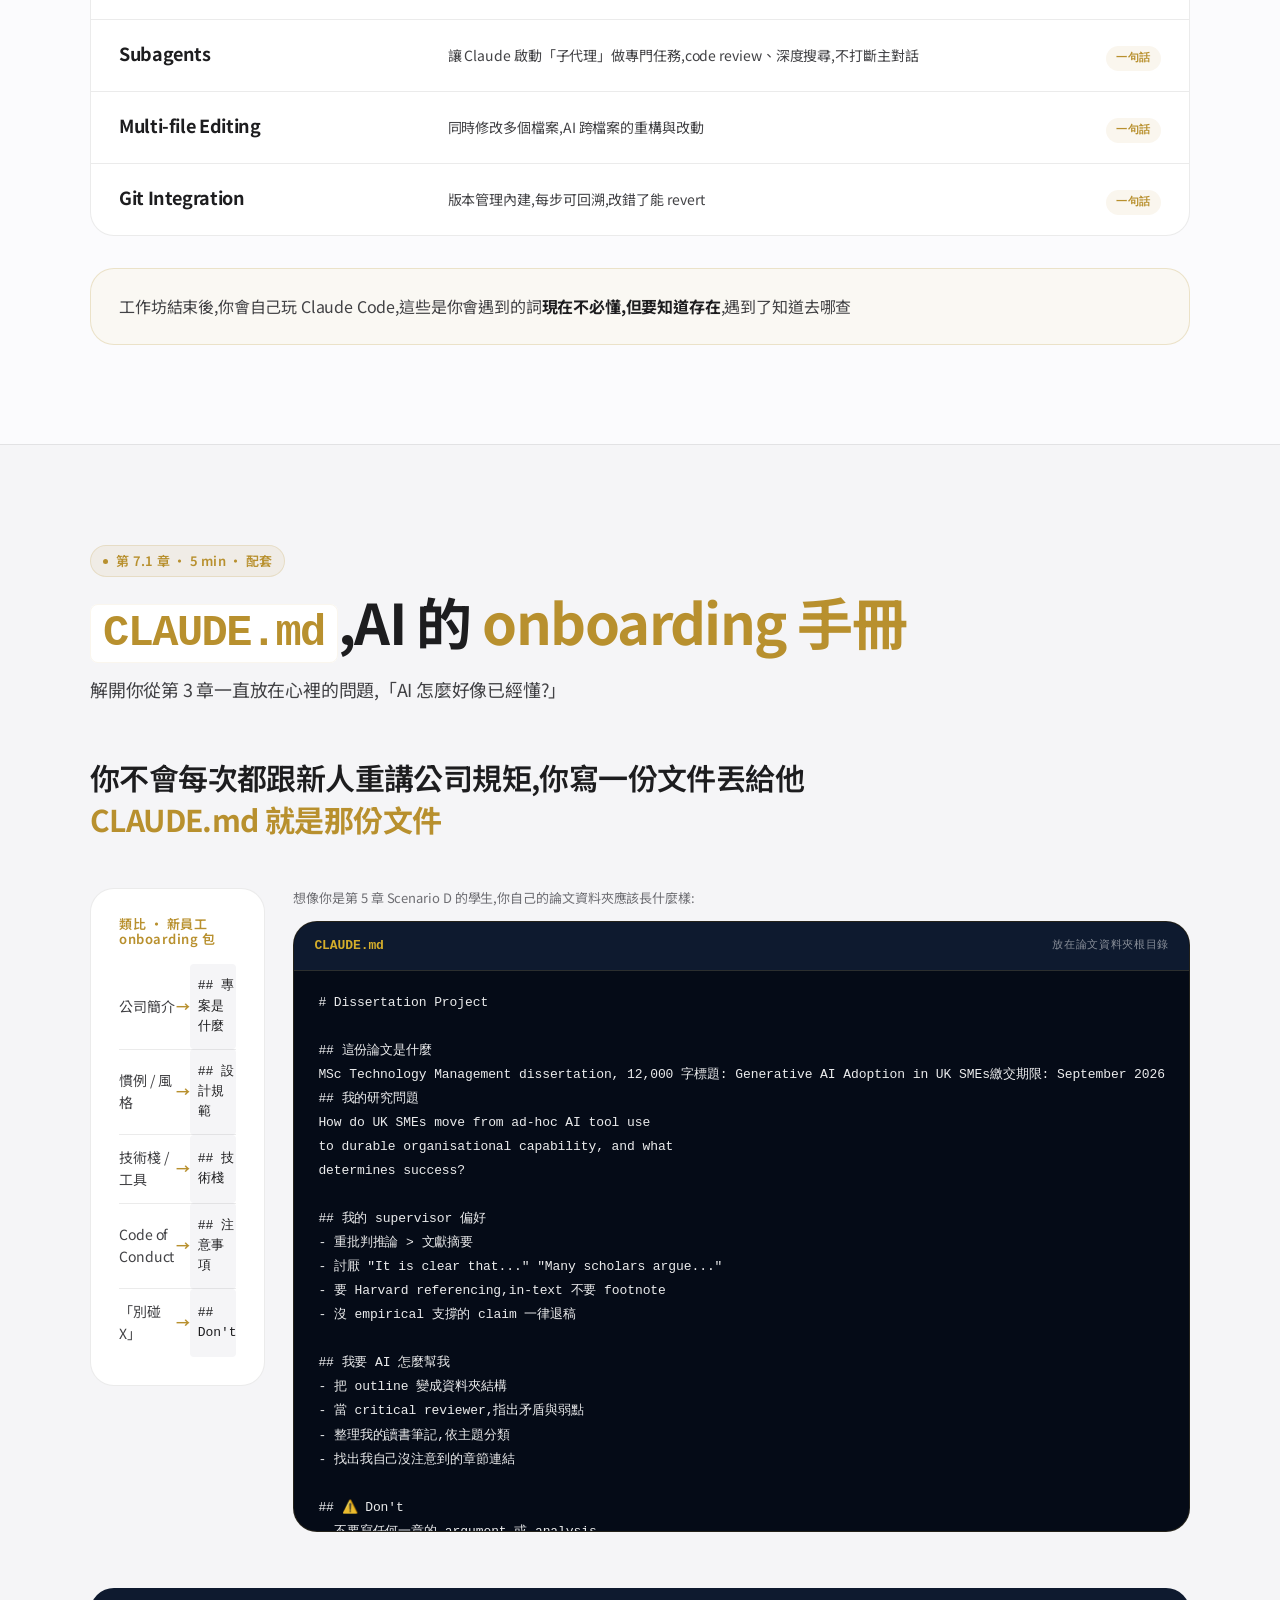
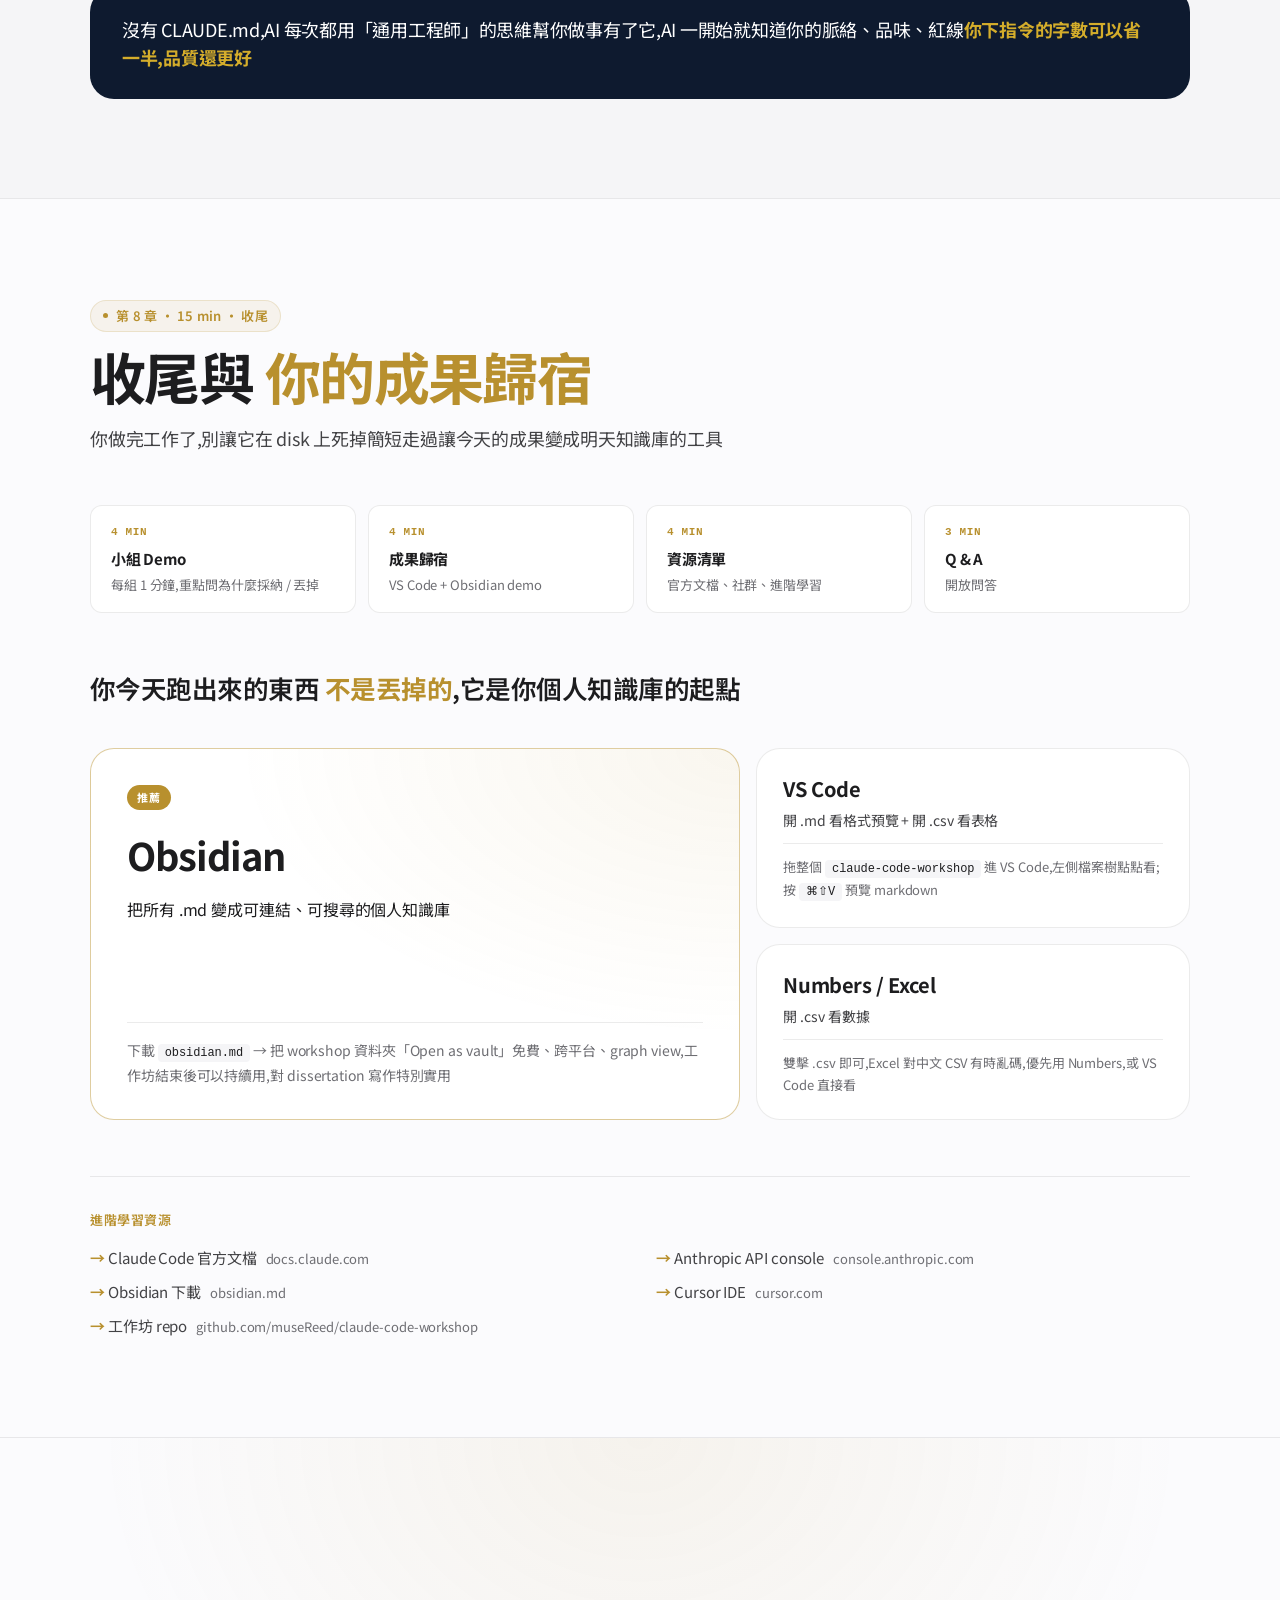
<file: workshop/index.html>
<!DOCTYPE html>
<html lang="zh-Hant">
<head>
<meta charset="UTF-8">
<meta name="viewport" content="width=device-width, initial-scale=1.0">
<title>Claude Code Workshop</title>
<meta name="description" content="3 小時、70% 動手做教非 CS 背景的科技管理碩士生用 Claude Code,從文獻回顧到找房,跑過完整的「指令 → 輸出 → 判斷」循環">
<link rel="preconnect" href="https://fonts.googleapis.com">
<link rel="preconnect" href="https://fonts.gstatic.com" crossorigin>
<link href="https://fonts.googleapis.com/css2?family=Bricolage+Grotesque:opsz,wght@12..96,500..800&family=Noto+Sans+TC:wght@400;500;600;700&display=swap" rel="stylesheet">

<style>
/* ─────────────────────────────────────────────────────────
   RESET
   ───────────────────────────────────────────────────────── */
*, *::before, *::after { margin: 0; padding: 0; box-sizing: border-box; }
img, svg { max-width: 100%; display: block; }
button { font: inherit; cursor: pointer; background: none; border: none; color: inherit; }

/* ─────────────────────────────────────────────────────────
   DESIGN TOKENS · Apple HIG with KCL accent
   ───────────────────────────────────────────────────────── */
:root {
  /* Surfaces,Apple's neutral palette */
  --bg:           #FBFBFD;
  --bg-alt:      #F5F5F7;
  --bg-card:     #FFFFFF;
  --bg-warm:     #FAF8F3;

  /* Ink,Apple's text grays */
  --ink:          #1D1D1F;
  --ink-2:        #424245;
  --ink-3:        #6E6E73;
  --ink-4:        #86868B;
  --ink-5:        #A1A1A6;

  /* KCL anchor + accent */
  --navy:         #0E1A2F;
  --navy-2:       #1F2C45;
  --navy-deep:    #050B17;
  --gold:         #B8902E;
  --gold-bright:  #D4AD2B;
  --gold-pale:    #F0DE9E;
  --gold-tint:    rgba(184, 144, 46, 0.08);

  /* Semantic */
  --good:         #2E7D5B;
  --good-tint:    rgba(46, 125, 91, 0.08);
  --warn:         #B6532A;
  --warn-tint:    rgba(182, 83, 42, 0.08);

  /* Lines */
  --line:         rgba(0, 0, 0, 0.08);
  --line-2:       rgba(0, 0, 0, 0.14);
  --line-dark:    rgba(255, 255, 255, 0.12);

  /* Type */
  --font-sans: -apple-system, BlinkMacSystemFont, "SF Pro Display", "SF Pro Text",
               "PingFang TC", "Noto Sans TC", system-ui, "Helvetica Neue", Arial, sans-serif;
  --font-display: "Bricolage Grotesque", -apple-system, BlinkMacSystemFont, "SF Pro Display",
                  "PingFang TC", "Noto Sans TC", sans-serif;
  --font-mono: ui-monospace, "SF Mono", Menlo, Monaco, "Cascadia Code", Consolas, monospace;

  /* Motion */
  --ease:  cubic-bezier(0.4, 0, 0.2, 1);
  --ease-out: cubic-bezier(0.16, 1, 0.3, 1);

  /* Radius */
  --r-sm: 8px;
  --r-md: 12px;
  --r-lg: 18px;
  --r-xl: 24px;
  --r-2xl: 28px;
}

html {
  scroll-behavior: smooth;
  font-size: clamp(15px, 0.7vw + 13px, 17px);
  background: var(--bg);
  -webkit-font-smoothing: antialiased;
  -moz-osx-font-smoothing: grayscale;
}

body {
  font-family: var(--font-sans);
  font-weight: 400;
  background: var(--bg);
  color: var(--ink);
  line-height: 1.55;
  letter-spacing: -0.005em;
  overflow-x: hidden;
}

::selection { background: var(--gold-bright); color: var(--navy-deep); }

/* ─────────────────────────────────────────────────────────
   LAYOUT TOKENS
   ───────────────────────────────────────────────────────── */
.container {
  max-width: 1180px;
  margin: 0 auto;
  padding: 0 clamp(20px, 4vw, 40px);
}

.col-text {
  max-width: 880px;
}

section {
  padding: clamp(72px, 11vh, 128px) 0;
  position: relative;
}

section + section { border-top: 1px solid var(--line); }

.section-dark {
  background: var(--navy);
  color: rgba(255, 255, 255, 0.92);
  border-top-color: transparent !important;
}

.section-warm {
  background: var(--bg-alt);
}

/* ─────────────────────────────────────────────────────────
   TYPE UTILITIES
   ───────────────────────────────────────────────────────── */
.eyebrow {
  display: inline-flex;
  align-items: center;
  gap: 8px;
  font-size: 13px;
  font-weight: 600;
  color: var(--gold);
  letter-spacing: 0.02em;
  margin-bottom: 14px;
  padding: 5px 12px 5px 12px;
  background: var(--gold-tint);
  border-radius: 100px;
  border: 1px solid rgba(184, 144, 46, 0.18);
}
.eyebrow .dot {
  width: 5px; height: 5px;
  border-radius: 50%;
  background: var(--gold);
  display: inline-block;
}
.section-dark .eyebrow {
  background: rgba(184, 144, 46, 0.18);
  color: var(--gold-bright);
  border-color: rgba(184, 144, 46, 0.3);
}

h1, h2, h3, h4, h5 {
  font-weight: 700;
  letter-spacing: -0.022em;
  color: var(--ink);
  line-height: 1.12;
}
.section-dark h1, .section-dark h2, .section-dark h3, .section-dark h4 { color: #fff; }

h2.section-title {
  font-size: clamp(32px, 4.5vw, 56px);
  font-weight: 700;
  letter-spacing: -0.028em;
  line-height: 1.08;
  margin-bottom: 18px;
}
h2.section-title .accent { color: var(--gold); }
.section-dark h2.section-title .accent { color: var(--gold-bright); }

p.section-lede {
  font-size: clamp(17px, 1.4vw, 21px);
  color: var(--ink-2);
  line-height: 1.5;
  letter-spacing: -0.012em;
  max-width: 720px;
  margin-bottom: 0;
}
.section-dark p.section-lede { color: rgba(255, 255, 255, 0.74); }

.section-head {
  margin-bottom: clamp(40px, 6vh, 64px);
}

/* ─────────────────────────────────────────────────────────
   POLISH · scroll progress, scrollbar
   ───────────────────────────────────────────────────────── */
.scroll-progress {
  position: fixed;
  top: 0;
  left: 0;
  right: 0;
  height: 2px;
  background: linear-gradient(90deg, var(--gold), var(--gold-bright));
  transform-origin: left center;
  transform: scaleX(0);
  z-index: 101;
  pointer-events: none;
  transition: transform 0.12s linear;
}

/* Custom scrollbar for terminal-style pre blocks */
.phase-body pre::-webkit-scrollbar,
.cmd-file-body::-webkit-scrollbar { height: 8px; }
.phase-body pre::-webkit-scrollbar-track,
.cmd-file-body::-webkit-scrollbar-track { background: rgba(0, 0, 0, 0.2); border-radius: 100px; }
.phase-body pre::-webkit-scrollbar-thumb,
.cmd-file-body::-webkit-scrollbar-thumb {
  background: rgba(184, 144, 46, 0.4);
  border-radius: 100px;
}
.phase-body pre::-webkit-scrollbar-thumb:hover,
.cmd-file-body::-webkit-scrollbar-thumb:hover { background: rgba(184, 144, 46, 0.6); }
.phase-body pre,
.cmd-file-body { scrollbar-color: rgba(184, 144, 46, 0.4) rgba(0, 0, 0, 0.2); scrollbar-width: thin; }

/* ─────────────────────────────────────────────────────────
   HARDEN · a11y, focus, contrast
   ───────────────────────────────────────────────────────── */
.skip-link {
  position: absolute;
  top: -100px;
  left: 16px;
  background: var(--ink);
  color: #fff;
  padding: 10px 16px;
  border-radius: var(--r-sm);
  font-size: 14px;
  font-weight: 600;
  text-decoration: none;
  z-index: 1000;
  transition: top 0.18s var(--ease-out);
}
.skip-link:focus { top: 16px; }

a:focus-visible,
button:focus-visible {
  outline: 2px solid var(--gold);
  outline-offset: 2px;
  border-radius: 3px;
}
.section-dark a:focus-visible,
.section-dark button:focus-visible { outline-color: var(--gold-bright); }

.scn:focus-visible {
  outline: 2px solid var(--gold-bright);
  outline-offset: -2px;
}

/* Contrast: ensure ≥4.5:1 on navy (#0E1A2F) surfaces */
.scn-meta { color: rgba(255, 255, 255, 0.68); }
.scn-tagline { color: rgba(255, 255, 255, 0.72); }
.why-student { color: rgba(255, 255, 255, 0.68); }
.compare-list { color: rgba(255, 255, 255, 0.9); }
.compare-list strong { color: rgba(255, 255, 255, 0.62); }
.compare-list .n { color: rgba(255, 255, 255, 0.56); }
.scenario-vs-col.left { color: rgba(255, 255, 255, 0.68); }
.scn-path { color: rgba(255, 255, 255, 0.68); }
.cmd-file-meta { color: rgba(255, 255, 255, 0.64); }
.footer-meta { color: rgba(255, 255, 255, 0.64); }
.footer-sub { color: rgba(255, 255, 255, 0.64); }
.integrity-text { color: rgba(255, 255, 255, 0.82); }

/* Typeset · Mono reserved for code, files, commands, time, versions.
   Decorative labels below explicitly fall back to sans. */
.nav-dd-num,
.cap-num,
.why-tag,
.promises-label,
.gloss-core,
.tier-marker,
.compare-tag,
.phase-tagline,
.aha-label,
.demo-num,
.demo-tag,
.purpose-label,
.scn-category,
.scn-col h5,
.vocab-depth {
  font-family: var(--font-sans);
}

/* Reveal */
.r {
  opacity: 0;
  transform: translateY(20px);
  transition: opacity 0.7s var(--ease-out), transform 0.7s var(--ease-out);
}
.r.in { opacity: 1; transform: translateY(0); }
.r-d1 { transition-delay: 0.06s; }
.r-d2 { transition-delay: 0.12s; }
.r-d3 { transition-delay: 0.18s; }
.r-d4 { transition-delay: 0.24s; }

@media (prefers-reduced-motion: reduce) {
  .r, .r.in {
    opacity: 1;
    transform: none;
    transition: none;
  }
  .hero::before { animation: none; }
  .phase-body pre::after,
  .cmd-file-body::after { animation: none; }
  .flow .flow-node,
  .flow .flow-arrow {
    opacity: 1;
    transform: none;
    transition: none;
  }
  .flow.in .flow-node.you { animation: none; }
}

/* ─────────────────────────────────────────────────────────
   NAV (Apple-style)
   ───────────────────────────────────────────────────────── */
.nav {
  position: sticky;
  top: 0;
  z-index: 100;
  background: rgba(251, 251, 253, 0.72);
  backdrop-filter: saturate(180%) blur(24px);
  -webkit-backdrop-filter: saturate(180%) blur(24px);
  border-bottom: 1px solid var(--line);
  height: 52px;
  display: flex;
  align-items: center;
}
.nav .container {
  display: flex;
  align-items: baseline;
  justify-content: space-between;
  gap: 24px;
}
.nav-brand {
  font-size: 15px;
  font-weight: 600;
  color: var(--ink);
  letter-spacing: -0.015em;
  text-decoration: none;
  cursor: pointer;
  transition: opacity 0.18s var(--ease);
}
.nav-brand:hover { opacity: 0.7; }
.nav-brand .accent {
  color: var(--gold);
  margin: 0 2px;
}
.nav-links {
  display: flex;
  align-items: baseline;
  gap: 24px;
  list-style: none;
}
.nav-links > li > a,
.nav-dropdown-toggle {
  font-size: 13px;
  font-weight: 500;
  color: var(--ink-2);
  text-decoration: none;
  transition: color 0.2s var(--ease);
  cursor: pointer;
}
.nav-links > li > a:hover,
.nav-dropdown-toggle:hover,
.nav-dropdown.open > .nav-dropdown-toggle { color: var(--gold); }

.nav-dropdown { position: relative; }
.nav-dropdown-toggle {
  display: inline-flex;
  align-items: center;
  gap: 5px;
  padding: 4px 0;
}
.nav-dropdown-caret {
  font-size: 9px;
  transition: transform 0.2s var(--ease);
  line-height: 1;
}
.nav-dropdown.open .nav-dropdown-caret { transform: rotate(180deg); }

.nav-dropdown-panel {
  position: absolute;
  top: calc(100% + 10px);
  left: 0;
  right: auto;
  min-width: 280px;
  background: rgba(251, 251, 253, 0.78);
  backdrop-filter: saturate(180%) blur(28px);
  -webkit-backdrop-filter: saturate(180%) blur(28px);
  border: 1px solid rgba(255, 255, 255, 0.55);
  box-shadow: 0 14px 44px rgba(14, 26, 47, 0.14), 0 2px 6px rgba(14, 26, 47, 0.05);
  border-radius: var(--r-md);
  padding: 8px;
  opacity: 0;
  transform: translateY(-6px) scale(0.98);
  transform-origin: top left;
  transition: opacity 0.18s var(--ease-out), transform 0.18s var(--ease-out);
  pointer-events: none;
}
/* Bridge,keep hover state when crossing gap between toggle and panel */
.nav-dropdown-panel::before {
  content: '';
  position: absolute;
  top: -10px;
  left: 0;
  right: 0;
  height: 10px;
}
.nav-dropdown:hover .nav-dropdown-panel,
.nav-dropdown:focus-within .nav-dropdown-panel,
.nav-dropdown.open .nav-dropdown-panel {
  opacity: 1;
  transform: translateY(0) scale(1);
  pointer-events: auto;
}
.nav-dropdown:hover .nav-dropdown-caret,
.nav-dropdown:focus-within .nav-dropdown-caret,
.nav-dropdown.open .nav-dropdown-caret { transform: rotate(180deg); }
.nav-dropdown:hover > .nav-dropdown-toggle,
.nav-dropdown:focus-within > .nav-dropdown-toggle { color: var(--gold); }
.nav-dropdown-panel a {
  display: grid;
  grid-template-columns: 40px 1fr;
  gap: 12px;
  align-items: baseline;
  padding: 9px 12px;
  border-radius: var(--r-sm);
  color: var(--ink);
  font-size: 14px;
  font-weight: 500;
  letter-spacing: -0.005em;
  text-decoration: none;
  transition: background 0.15s var(--ease), color 0.15s var(--ease);
}
.nav-dropdown-panel a:hover {
  background: rgba(184, 144, 46, 0.1);
  color: var(--gold);
}
.nav-dd-num {
  font-family: var(--font-mono);
  font-size: 11px;
  color: var(--ink-3);
  font-weight: 600;
  letter-spacing: 0.04em;
  text-align: left;
}
.nav-dropdown-panel a:hover .nav-dd-num { color: var(--gold); }
.nav-dd-label { color: inherit; }

@media (max-width: 720px) {
  .nav-links > li:not(.nav-dropdown) { display: none; }
  .nav-links { gap: 0; }
  .nav-dropdown-panel {
    left: auto;
    right: -8px;
    transform-origin: top right;
    min-width: calc(100vw - 32px);
    max-width: 320px;
  }
}

/* ─────────────────────────────────────────────────────────
   HERO
   ───────────────────────────────────────────────────────── */
.hero {
  padding: clamp(80px, 14vh, 160px) 0 clamp(60px, 10vh, 120px);
  background: var(--bg);
  position: relative;
  overflow: hidden;
}
.hero::before {
  content: "";
  position: absolute;
  inset: -15%;
  background:
    radial-gradient(ellipse 640px 420px at 78% 22%, rgba(184, 144, 46, 0.14), transparent 60%),
    radial-gradient(ellipse 520px 360px at 12% 68%, rgba(14, 26, 47, 0.07), transparent 60%);
  animation: heroDrift 22s var(--ease-out) infinite alternate;
  z-index: 0;
  pointer-events: none;
}
.hero > .container { position: relative; z-index: 1; }
@keyframes heroDrift {
  0%   { transform: translate(0, 0) scale(1); }
  100% { transform: translate(-46px, 36px) scale(1.08); }
}
.hero-eyebrow {
  font-size: 14px;
  font-weight: 600;
  color: var(--gold);
  letter-spacing: 0.04em;
  margin-bottom: 22px;
}
.hero h1 {
  font-family: var(--font-display);
  font-size: clamp(56px, 10vw, 140px);
  font-weight: 700;
  letter-spacing: -0.045em;
  line-height: 0.95;
  margin-bottom: 32px;
  color: var(--ink);
  font-variation-settings: "opsz" 96;
}
.hero h1 .line2 {
  color: var(--gold);
  font-weight: 800;
  font-style: italic;
  letter-spacing: -0.05em;
}
.hero p.lead {
  font-size: clamp(19px, 1.8vw, 26px);
  color: var(--ink-2);
  line-height: 1.4;
  letter-spacing: -0.015em;
  max-width: 740px;
  margin-bottom: 56px;
  font-weight: 400;
}
.hero-stats {
  display: grid;
  grid-template-columns: auto auto;
  gap: 0 56px;
  justify-content: start;
  border-top: 1px solid var(--line);
  padding-top: 32px;
}
.hero-stat-label {
  font-size: 12px;
  color: var(--ink-3);
  letter-spacing: 0.04em;
  margin-bottom: 10px;
  font-weight: 500;
}
.hero-stat-value {
  font-size: clamp(28px, 3.4vw, 44px);
  font-weight: 700;
  letter-spacing: -0.03em;
  color: var(--ink);
  line-height: 1;
}
.hero-stat-value .unit {
  font-size: 0.5em;
  font-weight: 500;
  color: var(--ink-3);
  margin-left: 4px;
  letter-spacing: 0;
}
.hero-tagline {
  margin-top: 28px;
  font-size: clamp(13px, 1vw, 15px);
  color: var(--ink-3);
  letter-spacing: 0.01em;
  font-weight: 500;
}
@media (max-width: 540px) {
  .hero-stats { gap: 0 32px; }
}

/* ─────────────────────────────────────────────────────────
   OBJECTIVES / OVERVIEW
   ───────────────────────────────────────────────────────── */
.capabilities {
  display: grid;
  grid-template-columns: repeat(3, 1fr);
  gap: 16px;
  margin-top: 16px;
}
.cap-card {
  background: var(--bg-card);
  border: 1px solid var(--line);
  border-radius: var(--r-xl);
  padding: 28px 28px 32px;
  transition: transform 0.3s var(--ease-out), box-shadow 0.3s var(--ease-out);
}
.cap-card:hover {
  transform: translateY(-3px);
  box-shadow: 0 12px 32px rgba(0, 0, 0, 0.06);
}
.cap-num {
  font-family: var(--font-mono);
  font-size: 13px;
  color: var(--gold);
  font-weight: 600;
  margin-bottom: 18px;
  letter-spacing: 0.04em;
}
.cap-title-zh {
  font-size: 28px;
  font-weight: 700;
  letter-spacing: -0.02em;
  margin-bottom: 6px;
  color: var(--ink);
}
.cap-title-en {
  font-size: 13px;
  color: var(--ink-3);
  letter-spacing: 0.04em;
  font-weight: 500;
  margin-bottom: 18px;
  text-transform: uppercase;
}
.cap-desc {
  font-size: 15px;
  color: var(--ink-2);
  line-height: 1.55;
}
@media (max-width: 720px) {
  .capabilities { grid-template-columns: 1fr; }
}

.objectives {
  margin-top: 64px;
  background: var(--bg-card);
  border: 1px solid var(--line);
  border-radius: var(--r-xl);
  padding: 36px 40px;
}
.objectives h3 {
  font-size: 13px;
  font-weight: 600;
  color: var(--gold);
  letter-spacing: 0.04em;
  margin-bottom: 22px;
}
.objectives ol {
  list-style: none;
  counter-reset: o;
}
.objectives li {
  counter-increment: o;
  padding: 14px 0 14px 48px;
  border-top: 1px solid var(--line);
  font-size: 16px;
  color: var(--ink);
  line-height: 1.55;
  position: relative;
}
.objectives li:first-child { border-top: none; padding-top: 0; }
.objectives li:first-child::before { top: -2px; }
.objectives li::before {
  content: counter(o, decimal-leading-zero);
  position: absolute;
  left: 0;
  top: 14px;
  font-family: var(--font-mono);
  font-size: 13px;
  font-weight: 600;
  color: var(--gold);
  letter-spacing: 0.04em;
}
.objectives li em { color: var(--gold); font-style: normal; font-weight: 600; }
.objectives li code {
  font-family: var(--font-mono);
  font-size: 0.88em;
  background: var(--bg-alt);
  padding: 2px 7px;
  border-radius: 4px;
  color: var(--ink);
}
@media (max-width: 720px) {
  .objectives { padding: 24px 22px; }
}

/* ─────────────────────────────────────────────────────────
   SCHEDULE TABLE
   ───────────────────────────────────────────────────────── */
.schedule {
  background: var(--bg-card);
  border: 1px solid var(--line);
  border-radius: var(--r-xl);
  overflow: hidden;
}
.sched-row {
  display: grid;
  grid-template-columns: 64px 110px 1fr 1.4fr;
  align-items: baseline;
  padding: 18px 28px;
  border-top: 1px solid var(--line);
  gap: 20px;
  transition: background 0.2s var(--ease);
}
.sched-row:first-child { border-top: none; }
.sched-row[data-jump] { cursor: pointer; }
.sched-row:hover { background: var(--bg-alt); }
.sched-row[data-jump]:hover { background: var(--gold-tint); }
.sched-row[data-jump]:focus-visible {
  outline: 2px solid var(--gold);
  outline-offset: -2px;
  background: var(--gold-tint);
}
.sched-row.is-break {
  background: var(--bg-warm);
  color: var(--ink-3);
}
.sched-num {
  font-size: 22px;
  font-weight: 700;
  letter-spacing: -0.025em;
  color: var(--ink);
}
.sched-row.is-break .sched-num {
  font-size: 13px;
  text-transform: uppercase;
  letter-spacing: 0.08em;
  font-weight: 600;
  color: var(--ink-3);
}
.sched-time {
  font-family: var(--font-mono);
  font-size: 13px;
  color: var(--ink-2);
  font-weight: 500;
}
.sched-row.warn .sched-time {
  color: var(--warn);
  font-weight: 600;
}
.sched-title {
  font-size: 16px;
  font-weight: 600;
  color: var(--ink);
  letter-spacing: -0.015em;
}
.sched-row.is-break .sched-title { color: var(--ink-3); font-weight: 500; }
.sched-msg {
  font-size: 14px;
  color: var(--ink-3);
  text-align: right;
}
@media (max-width: 720px) {
  .sched-row { grid-template-columns: 40px 1fr; padding: 14px 20px; gap: 6px 12px; }
  .sched-msg { grid-column: 2; text-align: left; }
  .sched-num { font-size: 18px; }
}

.sched-total {
  margin-top: 24px;
  padding: 20px 28px;
  background: var(--bg-warm);
  border-radius: var(--r-md);
  display: flex;
  justify-content: space-between;
  flex-wrap: wrap;
  gap: 12px;
  font-size: 15px;
  color: var(--ink-2);
}
.sched-total strong { color: var(--ink); font-weight: 700; }
.sched-total em { color: var(--gold); font-style: normal; font-weight: 700; }

.sched-notes {
  margin-top: 28px;
  font-size: 14px;
  color: var(--ink-3);
  line-height: 1.65;
}
.sched-notes h4 {
  font-size: 13px;
  color: var(--gold);
  font-weight: 600;
  letter-spacing: 0.02em;
  margin-bottom: 10px;
}
.sched-notes ul { list-style: none; }
.sched-notes li {
  padding-left: 16px;
  position: relative;
  margin-bottom: 6px;
}
.sched-notes li::before {
  content: "·";
  position: absolute;
  left: 4px;
  color: var(--gold);
  font-weight: 700;
}

/* ─────────────────────────────────────────────────────────
   PART 0,WHY ARE WE HERE
   ───────────────────────────────────────────────────────── */
.whys {
  display: grid;
  grid-template-columns: repeat(3, 1fr);
  gap: 16px;
  margin-top: 8px;
}
.why {
  background: rgba(255, 255, 255, 0.05);
  border: 1px solid rgba(255, 255, 255, 0.1);
  border-radius: var(--r-xl);
  padding: 32px 28px;
  transition: background 0.3s var(--ease-out), transform 0.3s var(--ease-out);
}
.why:hover {
  background: rgba(255, 255, 255, 0.08);
  transform: translateY(-3px);
}
.why-tag {
  font-family: var(--font-mono);
  font-size: 12px;
  color: var(--gold-bright);
  letter-spacing: 0.08em;
  margin-bottom: 18px;
  font-weight: 600;
}
.why-q {
  font-size: 32px;
  font-weight: 700;
  letter-spacing: -0.025em;
  line-height: 1.1;
  margin-bottom: 16px;
  color: #fff;
}
.why-q .accent { color: var(--gold-bright); }
.why-student {
  font-size: 14px;
  color: rgba(255, 255, 255, 0.55);
  margin-bottom: 16px;
  font-style: italic;
}
.why-student::before { content: "「"; }
.why-student::after { content: "」"; }
.why-answer {
  font-size: 15px;
  line-height: 1.6;
  color: rgba(255, 255, 255, 0.86);
}
.why-answer strong { color: var(--gold-bright); font-weight: 600; }
@media (max-width: 880px) {
  .whys { grid-template-columns: 1fr; }
}

.promises {
  margin-top: 48px;
  padding-top: 36px;
  border-top: 1px solid rgba(255, 255, 255, 0.12);
}
.promises-label {
  font-family: var(--font-mono);
  font-size: 12px;
  letter-spacing: 0.1em;
  color: var(--gold-bright);
  margin-bottom: 20px;
  font-weight: 600;
}
.promises-list {
  display: grid;
  grid-template-columns: repeat(3, 1fr);
  gap: 24px;
  list-style: none;
}
.promises-list li {
  font-size: 17px;
  line-height: 1.5;
  color: #fff;
  letter-spacing: -0.01em;
  padding-left: 22px;
  position: relative;
}
.promises-list li::before {
  content: "→";
  position: absolute;
  left: 0;
  color: var(--gold-bright);
  font-weight: 600;
}
@media (max-width: 720px) {
  .promises-list { grid-template-columns: 1fr; }
}

/* ─────────────────────────────────────────────────────────
   GLOSSARY
   ───────────────────────────────────────────────────────── */
.glossary {
  display: grid;
  grid-template-columns: repeat(3, 1fr);
  gap: 12px;
  margin-top: 8px;
}
.gloss {
  background: var(--bg-card);
  border: 1px solid var(--line);
  border-radius: var(--r-lg);
  padding: 22px 22px 24px;
  transition: border-color 0.2s var(--ease), transform 0.2s var(--ease-out);
}
.gloss:hover {
  border-color: rgba(184, 144, 46, 0.4);
  transform: translateY(-2px);
}
.gloss-head {
  display: flex;
  align-items: center;
  gap: 10px;
  flex-wrap: wrap;
  margin-bottom: 8px;
}
.gloss-term {
  font-family: var(--font-mono);
  font-size: 15px;
  font-weight: 600;
  color: var(--ink);
}
.gloss-zh {
  font-size: 14px;
  color: var(--ink-3);
}
.gloss-core {
  font-family: var(--font-mono);
  font-size: 10px;
  background: var(--gold);
  color: #fff;
  padding: 2px 7px;
  border-radius: 100px;
  font-weight: 700;
  letter-spacing: 0.08em;
}
.gloss-def {
  font-size: 14px;
  color: var(--ink-2);
  line-height: 1.55;
}
@media (max-width: 880px) {
  .glossary { grid-template-columns: repeat(2, 1fr); }
}
@media (max-width: 560px) {
  .glossary { grid-template-columns: 1fr; }
}

.glossary-note {
  margin-top: 28px;
  font-size: 14px;
  color: var(--ink-3);
  background: var(--bg-warm);
  padding: 14px 20px;
  border-radius: var(--r-md);
  border: 1px solid rgba(184, 144, 46, 0.22);
}

/* ─────────────────────────────────────────────────────────
   THREE TIERS
   ───────────────────────────────────────────────────────── */
.tiers {
  display: flex;
  flex-direction: column;
  gap: 12px;
  margin-top: 8px;
}
.tier {
  display: grid;
  grid-template-columns: 200px 1fr auto;
  align-items: center;
  gap: 24px;
  padding: 24px 28px;
  border-radius: var(--r-xl);
  transition: transform 0.3s var(--ease-out);
}
.tier:hover { transform: translateX(6px); }
.tier-agent { background: linear-gradient(135deg, var(--gold), var(--gold-bright)); color: var(--navy-deep); }
.tier-product { background: var(--navy-2); color: #fff; }
.tier-model { background: var(--navy-deep); color: var(--gold-pale); }
.tier-label {
  font-size: 26px;
  font-weight: 700;
  letter-spacing: -0.02em;
}
.tier-label small {
  display: block;
  font-size: 11px;
  font-weight: 500;
  letter-spacing: 0.12em;
  text-transform: uppercase;
  opacity: 0.6;
  margin-top: 4px;
}
.tier-examples {
  font-size: 15px;
  opacity: 0.92;
  display: flex;
  flex-wrap: wrap;
  gap: 8px;
}
.tier-examples code {
  font-family: var(--font-mono);
  font-size: 13px;
  background: rgba(255, 255, 255, 0.18);
  padding: 4px 10px;
  border-radius: 100px;
}
.tier-agent .tier-examples code { background: rgba(14, 26, 47, 0.15); color: var(--navy-deep); }
.tier-marker {
  font-family: var(--font-mono);
  font-size: 12px;
  letter-spacing: 0.06em;
  opacity: 0.7;
  white-space: nowrap;
}
@media (max-width: 880px) {
  .tier { grid-template-columns: 1fr; gap: 12px; padding: 20px 22px; }
  .tier-marker { display: none; }
}

.tier-foot {
  margin-top: 16px;
  text-align: center;
  font-size: 15px;
  color: rgba(255, 255, 255, 0.78);
}

.compare {
  display: grid;
  grid-template-columns: 1fr 1fr;
  gap: 16px;
  margin-top: 48px;
}
.compare-card {
  background: rgba(255, 255, 255, 0.05);
  border: 1px solid rgba(255, 255, 255, 0.12);
  border-radius: var(--r-xl);
  padding: 28px 28px 24px;
}
.compare-card.is-good {
  background: rgba(184, 144, 46, 0.08);
  border-color: rgba(184, 144, 46, 0.3);
}
.compare-tag {
  font-family: var(--font-mono);
  font-size: 12px;
  letter-spacing: 0.08em;
  color: var(--gold-bright);
  margin-bottom: 10px;
  font-weight: 600;
}
.compare-name {
  font-size: 28px;
  font-weight: 700;
  letter-spacing: -0.025em;
  margin-bottom: 20px;
  color: #fff;
}
.compare-name .accent { color: var(--gold-bright); }
.compare-list {
  list-style: none;
}
.compare-list li {
  display: grid;
  grid-template-columns: 1.3fr 1fr;
  gap: 12px;
  padding: 10px 0;
  border-top: 1px solid rgba(255, 255, 255, 0.1);
  font-size: 14px;
  color: rgba(255, 255, 255, 0.86);
  align-items: baseline;
}
.compare-list li:first-child { border-top: none; }
.compare-list strong {
  font-weight: 500;
  color: rgba(255, 255, 255, 0.5);
  font-size: 13px;
}
.compare-list .y { color: var(--gold-bright); font-weight: 600; }
.compare-list .y::before { content: "✓ "; }
.compare-list .n { color: rgba(255, 255, 255, 0.4); }
.compare-list .n::before { content: ",  "; }
@media (max-width: 720px) {
  .compare { grid-template-columns: 1fr; }
}

.scenario-vs {
  margin-top: 56px;
  padding-top: 36px;
  border-top: 1px solid rgba(255, 255, 255, 0.12);
}
.scenario-vs-q {
  font-size: 19px;
  font-weight: 600;
  color: #fff;
  letter-spacing: -0.015em;
  margin-bottom: 24px;
}
.scenario-vs-q .accent { color: var(--gold-bright); }
.scenario-vs-grid {
  display: grid;
  grid-template-columns: 1fr auto 1fr;
  gap: 0;
  align-items: stretch;
}
.scenario-vs-col {
  padding: 12px 24px;
  font-size: 14px;
  line-height: 1.7;
}
.scenario-vs-col.left { color: rgba(255, 255, 255, 0.55); text-align: right; }
.scenario-vs-col.right { color: rgba(255, 255, 255, 0.92); }
.scenario-vs-col code {
  font-family: var(--font-mono);
  font-size: 13px;
  color: var(--gold-pale);
  background: rgba(0, 0, 0, 0.3);
  padding: 2px 7px;
  border-radius: 4px;
}
.scenario-vs-col strong { font-weight: 600; }
.scenario-vs-divider {
  width: 1px;
  background: linear-gradient(180deg, transparent, var(--gold-bright), transparent);
}
.scenario-vs-row {
  display: contents;
}
.scenario-vs-row > div {
  border-top: 1px solid rgba(255, 255, 255, 0.08);
}
.scenario-vs-row:first-child > div { border-top: none; }

.shift {
  margin-top: 56px;
  padding: 32px;
  background: linear-gradient(135deg, rgba(184, 144, 46, 0.12), rgba(184, 144, 46, 0.03));
  border-radius: var(--r-xl);
  border: 1px solid rgba(184, 144, 46, 0.2);
}
.shift-text {
  font-size: clamp(20px, 2vw, 26px);
  font-weight: 600;
  line-height: 1.4;
  letter-spacing: -0.02em;
  color: #fff;
  max-width: 820px;
}
.shift-text strong {
  color: var(--gold-bright);
  font-weight: 700;
}

/* ─────────────────────────────────────────────────────────
   PART 3 · SETUP PHASES
   ───────────────────────────────────────────────────────── */
.phases {
  display: flex;
  flex-direction: column;
  gap: 16px;
  margin-top: 8px;
}
.phase {
  background: var(--bg-card);
  border: 1px solid var(--line);
  border-radius: var(--r-xl);
  padding: 32px;
  display: grid;
  grid-template-columns: auto 1fr auto;
  gap: 28px;
  align-items: start;
  transition: border-color 0.2s var(--ease);
}
.phase:hover { border-color: rgba(184, 144, 46, 0.3); }
.phase.warn { border-color: rgba(182, 83, 42, 0.3); background: linear-gradient(135deg, rgba(182, 83, 42, 0.03), var(--bg-card)); }
.phase-tag {
  display: flex;
  flex-direction: column;
  align-items: center;
  gap: 8px;
  width: 80px;
}
.phase-letter {
  width: 56px;
  height: 56px;
  border-radius: 50%;
  background: var(--gold-tint);
  color: var(--gold);
  font-size: 22px;
  font-weight: 700;
  display: flex;
  align-items: center;
  justify-content: center;
  letter-spacing: -0.02em;
  border: 1px solid rgba(184, 144, 46, 0.2);
}
.phase.warn .phase-letter {
  background: rgba(182, 83, 42, 0.08);
  color: var(--warn);
  border-color: rgba(182, 83, 42, 0.2);
}
.phase-tagline {
  font-family: var(--font-mono);
  font-size: 10px;
  text-align: center;
  letter-spacing: 0.06em;
  color: var(--ink-3);
  text-transform: uppercase;
  font-weight: 600;
}
.phase-body h3 {
  font-size: 22px;
  font-weight: 700;
  letter-spacing: -0.02em;
  margin-bottom: 14px;
  color: var(--ink);
}
.phase-body p {
  font-size: 15px;
  color: var(--ink-2);
  line-height: 1.65;
  margin-bottom: 12px;
}
.phase-body p:last-child { margin-bottom: 0; }
.phase-body code {
  font-family: var(--font-mono);
  font-size: 13px;
  background: var(--bg-alt);
  padding: 2px 7px;
  border-radius: 4px;
  color: var(--ink);
}
.phase-body pre {
  font-family: var(--font-mono);
  background: var(--navy);
  color: var(--gold-pale);
  padding: 16px 20px;
  border-radius: var(--r-md);
  font-size: 13px;
  line-height: 1.65;
  overflow-x: auto;
  margin: 12px 0;
}
.phase-body pre code { background: none; padding: 0; color: inherit; }
.phase-body pre::after,
.cmd-file-body::after {
  content: "▋";
  color: var(--gold-bright);
  margin-left: 4px;
  animation: termBlink 1.05s steps(2, jump-none) infinite;
}
@keyframes termBlink {
  50% { opacity: 0; }
}
.phase-body ul {
  list-style: none;
  font-size: 14px;
  color: var(--ink-2);
  margin: 8px 0;
}
.phase-body ul li {
  padding-left: 20px;
  position: relative;
  margin-bottom: 6px;
  line-height: 1.6;
}
.phase-body ul li::before {
  content: "·";
  position: absolute;
  left: 8px;
  top: -2px;
  color: var(--gold);
  font-weight: 700;
  font-size: 18px;
}
.phase-meta {
  text-align: right;
  display: flex;
  flex-direction: column;
  align-items: flex-end;
  gap: 8px;
  white-space: nowrap;
}
.phase-time {
  font-family: var(--font-mono);
  font-size: 13px;
  font-weight: 600;
  color: var(--ink);
  background: var(--bg-alt);
  padding: 6px 12px;
  border-radius: 100px;
}
.phase.warn .phase-time {
  background: var(--warn-tint);
  color: var(--warn);
}
.phase-actor {
  font-size: 12px;
  color: var(--ink-3);
  letter-spacing: 0.02em;
}
.aside {
  margin: 16px 0;
  padding: 14px 18px;
  background: var(--bg-warm);
  border: 1px solid rgba(184, 144, 46, 0.22);
  border-radius: var(--r-md);
  font-size: 14px;
  color: var(--ink-2);
  line-height: 1.6;
}
.aside strong { color: var(--ink); font-weight: 600; }
.aside.hidden {
  background: var(--navy);
  color: rgba(255, 255, 255, 0.86);
  border-color: rgba(212, 173, 43, 0.28);
}
.aside.hidden strong { color: var(--gold-bright); }
.aside.hidden code {
  background: rgba(184, 144, 46, 0.18);
  color: var(--gold-bright);
}
@media (max-width: 880px) {
  .phase { grid-template-columns: 1fr; padding: 24px; gap: 16px; }
  .phase-tag { flex-direction: row; width: auto; align-items: center; }
  .phase-meta { flex-direction: row; align-items: center; text-align: left; }
}

.aha {
  margin: 16px 0 0;
  padding: 28px;
  background: linear-gradient(135deg, var(--navy), var(--navy-2));
  color: #fff;
  border-radius: var(--r-lg);
}
.aha-label {
  font-family: var(--font-mono);
  font-size: 11px;
  letter-spacing: 0.12em;
  color: var(--gold-bright);
  margin-bottom: 14px;
  font-weight: 600;
}
.aha-text {
  font-size: 18px;
  line-height: 1.55;
  letter-spacing: -0.015em;
  color: #fff;
}
.aha-text strong { color: var(--gold-bright); font-weight: 700; }

/* ─────────────────────────────────────────────────────────
   PART 4 · CCC + DEMOS
   ───────────────────────────────────────────────────────── */
.ccc {
  display: grid;
  grid-template-columns: repeat(3, 1fr);
  gap: 40px;
  margin-top: 24px;
  padding: 12px 0 16px;
}
.ccc-item {
  position: relative;
  padding: 8px 0;
}
.ccc-headline {
  display: flex;
  align-items: baseline;
  gap: 2px;
  line-height: 0.95;
  margin-bottom: 18px;
}
.ccc-letter {
  font-size: clamp(72px, 9vw, 132px);
  font-weight: 800;
  letter-spacing: -0.06em;
  color: var(--gold);
  line-height: 0.85;
}
.ccc-word {
  font-size: clamp(22px, 2.2vw, 30px);
  font-weight: 700;
  letter-spacing: -0.025em;
  color: var(--ink);
  margin-left: -0.04em;
}
.ccc-zh {
  margin-bottom: 12px;
  font-size: 13px;
  color: var(--ink-3);
  letter-spacing: 0.06em;
  font-weight: 500;
  text-transform: uppercase;
}
.ccc-desc {
  font-size: 15px;
  color: var(--ink-2);
  line-height: 1.65;
  max-width: 320px;
}
@media (max-width: 880px) {
  .ccc { grid-template-columns: 1fr; gap: 36px; }
  .ccc-desc { max-width: none; }
}

.demos {
  margin-top: 56px;
}
.demos-intro {
  background: var(--bg-warm);
  border: 1px solid rgba(184, 144, 46, 0.22);
  padding: 18px 22px;
  font-size: 14px;
  line-height: 1.65;
  color: var(--ink-2);
  border-radius: var(--r-md);
  margin-bottom: 32px;
}
.demos-intro strong { color: var(--ink); font-weight: 600; }
.demo {
  background: var(--bg-card);
  border: 1px solid var(--line);
  border-radius: var(--r-xl);
  overflow: hidden;
  margin-bottom: 18px;
}
.demo-head {
  display: flex;
  align-items: baseline;
  gap: 14px;
  padding: 16px 24px;
  background: var(--bg-alt);
  border-bottom: 1px solid var(--line);
}
.demo-num {
  font-family: var(--font-mono);
  font-size: 13px;
  color: var(--gold);
  font-weight: 600;
  letter-spacing: 0.04em;
}
.demo-title {
  font-size: 17px;
  font-weight: 700;
  letter-spacing: -0.015em;
  color: var(--ink);
}
.demo-body {
  display: grid;
  grid-template-columns: 1fr 1fr;
}
.demo-bad, .demo-good {
  padding: 22px 24px;
  font-size: 14px;
  line-height: 1.65;
}
.demo-bad {
  background: var(--warn-tint);
  color: var(--ink-2);
  border-right: 1px solid var(--line);
}
.demo-good {
  background: var(--good-tint);
}
.demo-tag {
  font-family: var(--font-mono);
  font-size: 11px;
  letter-spacing: 0.08em;
  font-weight: 700;
  margin-bottom: 12px;
}
.demo-bad .demo-tag { color: var(--warn); }
.demo-good .demo-tag { color: var(--good); }
.demo-prompt {
  color: var(--ink);
  line-height: 1.7;
}
.demo-prompt::before { content: "「"; color: var(--gold); }
.demo-prompt::after { content: "」"; color: var(--gold); }
.demo-ccc {
  padding: 14px 24px 18px;
  font-size: 13px;
  color: var(--ink-3);
  background: var(--bg-alt);
  line-height: 1.65;
  border-top: 1px solid var(--line);
}
.demo-ccc strong { color: var(--ink); font-weight: 600; }
@media (max-width: 720px) {
  .demo-body { grid-template-columns: 1fr; }
  .demo-bad { border-right: none; border-bottom: 1px solid var(--line); }
}

.demos-closer {
  margin-top: 32px;
  padding: 28px 32px;
  background: var(--navy);
  color: #fff;
  border-radius: var(--r-xl);
  font-size: 18px;
  line-height: 1.55;
  letter-spacing: -0.015em;
}
.demos-closer strong { color: var(--gold-bright); font-weight: 700; }

/* ─────────────────────────────────────────────────────────
   BREAK
   ───────────────────────────────────────────────────────── */
.break {
  background: var(--bg-warm);
  padding: 64px 0;
  text-align: center;
  border-top: 1px solid var(--line);
  border-bottom: 1px solid var(--line);
}
.break-dot {
  display: inline-block;
  letter-spacing: 1.4em;
  color: var(--gold);
  font-size: 14px;
  margin-bottom: 12px;
}
.break-text {
  font-size: 14px;
  font-weight: 600;
  color: var(--ink-3);
  letter-spacing: 0.08em;
  text-transform: uppercase;
}

/* ─────────────────────────────────────────────────────────
   PART 5 · SCENARIOS
   ───────────────────────────────────────────────────────── */
.purpose-block {
  display: grid;
  grid-template-columns: 1fr 1fr;
  gap: 16px;
  margin-bottom: 56px;
}
.purpose-card {
  padding: 28px 32px;
  border-radius: var(--r-xl);
  border: 1px solid rgba(255, 255, 255, 0.12);
}
.purpose-card.no { background: rgba(182, 83, 42, 0.08); border-color: rgba(182, 83, 42, 0.25); }
.purpose-card.yes { background: rgba(46, 125, 91, 0.08); border-color: rgba(46, 125, 91, 0.25); }
.purpose-label {
  font-family: var(--font-mono);
  font-size: 12px;
  letter-spacing: 0.08em;
  margin-bottom: 16px;
  font-weight: 700;
}
.purpose-card.no .purpose-label { color: #E68A5F; }
.purpose-card.yes .purpose-label { color: #6BC096; }
.purpose-list {
  list-style: none;
}
.purpose-list li {
  font-size: 15px;
  line-height: 1.55;
  margin-bottom: 10px;
  padding-left: 26px;
  position: relative;
  color: rgba(255, 255, 255, 0.85);
}
.purpose-card.no li::before {
  content: "✗";
  position: absolute;
  left: 0;
  color: #E68A5F;
  font-weight: 700;
}
.purpose-card.yes li::before {
  content: "✓";
  position: absolute;
  left: 0;
  color: #6BC096;
  font-weight: 700;
}
.purpose-key {
  font-size: 18px;
  line-height: 1.55;
  color: #fff;
  letter-spacing: -0.015em;
  font-weight: 500;
}
.purpose-key strong { color: var(--gold-bright); font-weight: 700; }
@media (max-width: 720px) {
  .purpose-block { grid-template-columns: 1fr; }
}

.scenarios {
  display: grid;
  grid-template-columns: repeat(2, 1fr);
  gap: 16px;
}
.scn {
  background: rgba(255, 255, 255, 0.04);
  border: 1px solid rgba(255, 255, 255, 0.1);
  border-radius: var(--r-xl);
  padding: 28px;
  cursor: pointer;
  transition: background 0.3s var(--ease-out), border-color 0.3s var(--ease), transform 0.3s var(--ease-out);
}
.scn:hover {
  background: rgba(255, 255, 255, 0.06);
  border-color: rgba(184, 144, 46, 0.25);
  transform: translateY(-2px);
}
.scn.open {
  background: rgba(184, 144, 46, 0.08);
  border-color: rgba(184, 144, 46, 0.35);
}
.scn-head {
  display: grid;
  grid-template-columns: 56px 1fr auto;
  gap: 18px;
  align-items: start;
}
.scn-letter {
  width: 56px; height: 56px;
  border-radius: 14px;
  background: rgba(184, 144, 46, 0.18);
  color: var(--gold-bright);
  font-size: 26px;
  font-weight: 700;
  display: flex;
  align-items: center;
  justify-content: center;
  letter-spacing: -0.02em;
}
.scn.open .scn-letter { background: var(--gold); color: var(--navy-deep); }
.scn-info { min-width: 0; }
.scn-category {
  font-family: var(--font-mono);
  font-size: 11px;
  letter-spacing: 0.08em;
  color: var(--gold-bright);
  margin-bottom: 6px;
  font-weight: 600;
  display: block;
}
.scn-title {
  font-size: 18px;
  font-weight: 700;
  letter-spacing: -0.02em;
  color: #fff;
  margin-bottom: 6px;
  line-height: 1.25;
}
.scn-tagline {
  font-size: 14px;
  color: rgba(255, 255, 255, 0.6);
  line-height: 1.5;
}
.scn-meta {
  text-align: right;
  font-size: 12px;
  color: rgba(255, 255, 255, 0.55);
  font-family: var(--font-mono);
  white-space: nowrap;
}
.scn-meta .dots {
  display: block;
  color: var(--gold-bright);
  font-size: 11px;
  letter-spacing: 0.15em;
  margin-bottom: 4px;
}
.scn-detail {
  display: none;
  margin-top: 24px;
  padding-top: 24px;
  border-top: 1px solid rgba(255, 255, 255, 0.1);
}
.scn.open .scn-detail { display: block; animation: fadein 0.3s var(--ease-out); }
@keyframes fadein { from { opacity: 0; } to { opacity: 1; } }
.scn-cols {
  display: grid;
  grid-template-columns: 1fr 1fr;
  gap: 24px;
}
.scn-col h5 {
  font-family: var(--font-mono);
  font-size: 11px;
  letter-spacing: 0.08em;
  color: var(--gold-bright);
  margin-bottom: 10px;
  font-weight: 600;
}
.scn-col ol, .scn-col ul {
  padding-left: 18px;
  font-size: 13px;
  color: rgba(255, 255, 255, 0.82);
  line-height: 1.65;
}
.scn-col li { margin-bottom: 4px; }
.scn-prompt {
  margin-top: 12px;
  padding: 12px 14px;
  background: rgba(0, 0, 0, 0.42);
  border: 1px solid rgba(212, 173, 43, 0.18);
  border-radius: var(--r-sm);
  font-family: var(--font-mono);
  font-size: 12px;
  color: rgba(255, 255, 255, 0.9);
  line-height: 1.65;
}
.scn-output {
  font-family: var(--font-mono);
  font-size: 12px;
  color: var(--gold-pale);
}
.scn-integrity {
  margin-top: 14px;
  padding: 12px 14px;
  background: rgba(182, 83, 42, 0.12);
  border: 1px solid rgba(230, 138, 95, 0.32);
  border-radius: var(--r-sm);
  font-size: 12.5px;
  color: rgba(255, 255, 255, 0.86);
  line-height: 1.55;
}
.scn-integrity strong { color: var(--gold-bright); font-weight: 700; }
.scn-path {
  margin-top: 14px;
  padding-top: 12px;
  border-top: 1px dashed rgba(255, 255, 255, 0.12);
  font-size: 12px;
  color: rgba(255, 255, 255, 0.55);
  line-height: 1.7;
}
.scn-path code {
  font-family: var(--font-mono);
  font-size: 12px;
  color: var(--gold-pale);
  background: rgba(0, 0, 0, 0.3);
  padding: 2px 7px;
  border-radius: 4px;
}
.scn-path a {
  color: var(--gold-bright);
  text-decoration: none;
  border-bottom: 1px solid rgba(212, 173, 43, 0.4);
  transition: border-color 0.2s var(--ease);
}
.scn-path a:hover { border-bottom-color: var(--gold-bright); }
@media (max-width: 880px) {
  .scenarios { grid-template-columns: 1fr; }
  .scn-cols { grid-template-columns: 1fr; }
}

.selection {
  margin-top: 40px;
  padding: 28px 32px;
  background: rgba(255, 255, 255, 0.05);
  border: 1px solid rgba(255, 255, 255, 0.12);
  border-radius: var(--r-xl);
}
.selection-title {
  font-size: 18px;
  font-weight: 700;
  color: var(--gold-bright);
  letter-spacing: -0.02em;
  margin-bottom: 18px;
}
.sel-row {
  display: grid;
  grid-template-columns: minmax(160px, 1fr) 2fr;
  gap: 16px;
  padding: 10px 0;
  border-top: 1px solid rgba(255, 255, 255, 0.08);
  font-size: 14px;
  color: rgba(255, 255, 255, 0.85);
}
.sel-row:first-child { border-top: none; padding-top: 0; }
.sel-q { color: rgba(255, 255, 255, 0.6); }
.sel-a strong { color: var(--gold-bright); font-weight: 600; }
@media (max-width: 720px) {
  .sel-row { grid-template-columns: 1fr; gap: 4px; }
}

/* ─────────────────────────────────────────────────────────
   PART 7 · FROM PROTOTYPE TO PRODUCT
   ───────────────────────────────────────────────────────── */
.flow {
  display: flex;
  align-items: center;
  justify-content: space-between;
  flex-wrap: wrap;
  gap: 8px;
  padding: 28px;
  background: var(--bg-card);
  border: 1px solid var(--line);
  border-radius: var(--r-xl);
  margin-top: 8px;
}
.flow-node {
  flex: 1;
  min-width: 120px;
  text-align: center;
  padding: 14px 16px;
  background: var(--bg-alt);
  border-radius: var(--r-md);
  font-size: 14px;
  font-weight: 500;
  color: var(--ink-2);
  letter-spacing: -0.01em;
}
.flow-node.you {
  background: var(--gold);
  color: var(--navy-deep);
  font-weight: 700;
}
.flow-arrow {
  color: var(--gold);
  font-weight: 600;
}
.flow .flow-node,
.flow .flow-arrow {
  opacity: 0;
  transform: translateX(-10px);
  transition: opacity 0.5s var(--ease-out), transform 0.5s var(--ease-out);
}
.flow.in .flow-node,
.flow.in .flow-arrow {
  opacity: 1;
  transform: translateX(0);
}
.flow.in > *:nth-child(1) { transition-delay: 0.05s; }
.flow.in > *:nth-child(2) { transition-delay: 0.18s; }
.flow.in > *:nth-child(3) { transition-delay: 0.31s; }
.flow.in > *:nth-child(4) { transition-delay: 0.44s; }
.flow.in > *:nth-child(5) { transition-delay: 0.57s; }
.flow.in > *:nth-child(6) { transition-delay: 0.70s; }
.flow.in > *:nth-child(7) { transition-delay: 0.83s; }
.flow.in > *:nth-child(8) { transition-delay: 0.96s; }
.flow.in > *:nth-child(9) { transition-delay: 1.09s; }
.flow.in .flow-node.you {
  animation: youPulse 1.8s var(--ease-out) 1.2s 2;
}
@keyframes youPulse {
  0%, 100% { box-shadow: 0 0 0 0 rgba(184, 144, 46, 0); }
  50%      { box-shadow: 0 0 0 12px rgba(184, 144, 46, 0.18); }
}
.flow-position {
  margin-top: 24px;
  font-size: 15px;
  color: var(--ink-2);
  line-height: 1.65;
  max-width: 800px;
}
.flow-position strong { color: var(--ink); font-weight: 700; }

.vocab {
  margin-top: 56px;
  background: var(--bg-card);
  border: 1px solid var(--line);
  border-radius: var(--r-xl);
  overflow: hidden;
}
.vocab-row {
  display: grid;
  grid-template-columns: minmax(200px, 1.2fr) 2.5fr auto;
  gap: 24px;
  padding: 20px 28px;
  align-items: baseline;
  border-top: 1px solid var(--line);
  transition: background 0.2s var(--ease);
}
.vocab-row:first-child { border-top: none; }
.vocab-row:hover { background: var(--bg-alt); }
.vocab-name {
  font-size: 18px;
  font-weight: 700;
  color: var(--ink);
  letter-spacing: -0.02em;
}
.vocab-name code {
  font-family: var(--font-mono);
  font-size: 15px;
  background: var(--gold-tint);
  padding: 2px 8px;
  border-radius: 5px;
  color: var(--gold);
}
.vocab-name .star { color: var(--gold); margin-left: 4px; }
.vocab-desc {
  font-size: 14px;
  color: var(--ink-2);
  line-height: 1.65;
}
.vocab-depth {
  font-family: var(--font-mono);
  font-size: 11px;
  letter-spacing: 0.06em;
  color: var(--gold);
  padding: 4px 10px;
  background: var(--gold-tint);
  border-radius: 100px;
  white-space: nowrap;
  font-weight: 600;
}
@media (max-width: 880px) {
  .vocab-row { grid-template-columns: 1fr; gap: 8px; padding: 18px 20px; }
}

.vocab-msg {
  margin-top: 32px;
  padding: 24px 28px;
  background: var(--bg-warm);
  border-radius: var(--r-xl);
  border: 1px solid rgba(184, 144, 46, 0.22);
  font-size: 16px;
  line-height: 1.65;
  color: var(--ink-2);
  letter-spacing: -0.01em;
}
.vocab-msg strong { color: var(--ink); font-weight: 700; }

/* ─────────────────────────────────────────────────────────
   CLAUDE.md DEEP DIVE
   ───────────────────────────────────────────────────────── */
.cmd-quote {
  font-size: clamp(22px, 2.5vw, 30px);
  font-weight: 600;
  line-height: 1.4;
  letter-spacing: -0.02em;
  color: var(--ink);
  margin: 8px 0 48px;
  max-width: 820px;
}
.cmd-quote strong { color: var(--gold); font-weight: 700; }

.cmd-grid {
  display: grid;
  grid-template-columns: 1fr 1.2fr;
  gap: 28px;
  align-items: start;
}
@media (max-width: 880px) {
  .cmd-grid { grid-template-columns: 1fr; }
}

.cmd-analogy {
  background: var(--bg-card);
  border: 1px solid var(--line);
  border-radius: var(--r-xl);
  padding: 28px;
}
.cmd-analogy h3 {
  font-size: 13px;
  font-weight: 600;
  color: var(--gold);
  letter-spacing: 0.04em;
  margin-bottom: 18px;
}
.cmd-analogy table {
  width: 100%;
  border-collapse: collapse;
  font-size: 14px;
}
.cmd-analogy tr {
  border-top: 1px solid var(--line);
}
.cmd-analogy tr:first-child { border-top: none; }
.cmd-analogy td {
  padding: 12px 0;
  vertical-align: middle;
}
.cmd-analogy td:nth-child(1) {
  color: var(--ink-2);
  width: 50%;
}
.cmd-analogy td:nth-child(2) {
  color: var(--gold);
  text-align: center;
  width: 30px;
  font-weight: 700;
}
.cmd-analogy td:nth-child(3) {
  font-family: var(--font-mono);
  font-size: 13px;
  color: var(--ink);
  background: var(--bg-alt);
  padding-left: 8px;
  border-radius: 4px;
}

.cmd-context-note {
  font-size: 13px;
  color: var(--ink-3);
  margin-bottom: 12px;
  line-height: 1.55;
}
.cmd-file {
  background: var(--navy-deep);
  border-radius: var(--r-xl);
  overflow: hidden;
  border: 1px solid rgba(184, 144, 46, 0.18);
}
.cmd-file-head {
  display: flex;
  align-items: center;
  justify-content: space-between;
  padding: 14px 20px;
  background: var(--navy);
  border-bottom: 1px solid rgba(184, 144, 46, 0.18);
}
.cmd-file-name {
  font-family: var(--font-mono);
  font-size: 13px;
  color: var(--gold-bright);
  font-weight: 600;
}
.cmd-file-meta {
  font-family: var(--font-mono);
  font-size: 11px;
  letter-spacing: 0.06em;
  color: rgba(255, 255, 255, 0.5);
}
.cmd-file-body {
  padding: 20px 24px;
  font-family: var(--font-mono);
  font-size: 13px;
  line-height: 1.85;
  color: rgba(255, 255, 255, 0.92);
  white-space: pre;
  overflow-x: auto;
  max-height: 560px;
}

.cmd-takeaway {
  margin-top: 56px;
  padding: 28px 32px;
  background: var(--navy);
  color: #fff;
  border-radius: var(--r-xl);
  font-size: 18px;
  line-height: 1.55;
  letter-spacing: -0.015em;
}
.cmd-takeaway strong { color: var(--gold-bright); font-weight: 700; }

/* ─────────────────────────────────────────────────────────
   PART 8 · WRAP-UP
   ───────────────────────────────────────────────────────── */
.wrapup-bar {
  display: grid;
  grid-template-columns: repeat(4, 1fr);
  gap: 12px;
  margin-top: 8px;
  margin-bottom: 56px;
}
.wrapup-cell {
  background: var(--bg-card);
  border: 1px solid var(--line);
  border-radius: var(--r-md);
  padding: 18px 20px;
}
.wrapup-time {
  font-family: var(--font-mono);
  font-size: 11px;
  color: var(--gold);
  letter-spacing: 0.06em;
  font-weight: 600;
  margin-bottom: 6px;
}
.wrapup-what {
  font-size: 15px;
  font-weight: 700;
  color: var(--ink);
  letter-spacing: -0.015em;
  margin-bottom: 4px;
}
.wrapup-note {
  font-size: 13px;
  color: var(--ink-3);
  line-height: 1.5;
}
@media (max-width: 720px) {
  .wrapup-bar { grid-template-columns: repeat(2, 1fr); }
}

.outputs-key {
  font-size: clamp(20px, 2vw, 26px);
  font-weight: 600;
  letter-spacing: -0.02em;
  line-height: 1.5;
  color: var(--ink);
  max-width: 740px;
  margin: 32px 0 40px;
}
.outputs-key strong { color: var(--gold); font-weight: 700; }

.tools {
  display: grid;
  grid-template-columns: 1.5fr 1fr;
  grid-template-rows: auto auto;
  gap: 16px;
}
.tool {
  background: var(--bg-card);
  border: 1px solid var(--line);
  border-radius: var(--r-xl);
  padding: 24px 26px;
  position: relative;
  transition: transform 0.3s var(--ease-out), border-color 0.3s var(--ease);
}
.tool:hover {
  transform: translateY(-3px);
  border-color: rgba(184, 144, 46, 0.3);
}
.tool.rec {
  grid-row: span 2;
  padding: 36px 36px 32px;
  border-color: rgba(184, 144, 46, 0.45);
  background:
    radial-gradient(ellipse at 100% 0%, rgba(184, 144, 46, 0.08), transparent 55%),
    var(--bg-card);
  display: flex;
  flex-direction: column;
}
.tool-tag {
  display: inline-block;
  background: var(--gold);
  color: #fff;
  font-size: 11px;
  letter-spacing: 0.08em;
  padding: 4px 10px;
  border-radius: 100px;
  font-weight: 700;
  margin-bottom: 16px;
  align-self: flex-start;
}
.tool-name {
  font-size: 20px;
  font-weight: 700;
  letter-spacing: -0.02em;
  color: var(--ink);
  margin-bottom: 6px;
}
.tool.rec .tool-name {
  font-size: clamp(28px, 3vw, 38px);
  letter-spacing: -0.028em;
  margin-bottom: 12px;
}
.tool-use {
  font-size: 14px;
  color: var(--ink-2);
  margin-bottom: 12px;
  line-height: 1.5;
}
.tool.rec .tool-use {
  font-size: 16px;
  color: var(--ink);
  margin-bottom: 20px;
  line-height: 1.55;
  max-width: 38ch;
}
.tool-how {
  font-size: 13px;
  color: var(--ink-3);
  line-height: 1.65;
  padding-top: 12px;
  border-top: 1px solid var(--line);
}
.tool.rec .tool-how {
  font-size: 14px;
  margin-top: auto;
  padding-top: 16px;
}
.tool-how code {
  font-family: var(--font-mono);
  background: var(--bg-alt);
  padding: 2px 7px;
  border-radius: 4px;
  color: var(--ink);
  font-size: 12px;
}
@media (max-width: 720px) {
  .tools { grid-template-columns: 1fr; }
  .tool.rec { grid-row: auto; padding: 28px; }
}

.resources {
  margin-top: 56px;
  padding-top: 36px;
  border-top: 1px solid var(--line);
}
.resources h3 {
  font-size: 13px;
  font-weight: 600;
  color: var(--gold);
  letter-spacing: 0.04em;
  margin-bottom: 18px;
}
.res-list {
  list-style: none;
  display: grid;
  grid-template-columns: repeat(2, 1fr);
  gap: 10px 32px;
}
.res-list li {
  font-size: 15px;
  color: var(--ink-2);
  padding-left: 18px;
  position: relative;
  line-height: 1.6;
}
.res-list li::before {
  content: "→";
  position: absolute;
  left: 0;
  color: var(--gold);
  font-weight: 700;
}
.res-list em {
  color: var(--ink-3);
  font-size: 13px;
  margin-left: 6px;
  font-style: normal;
}
@media (max-width: 720px) {
  .res-list { grid-template-columns: 1fr; }
}

/* ─────────────────────────────────────────────────────────
   CLOSING QUOTE
   ───────────────────────────────────────────────────────── */
.closing {
  padding: clamp(96px, 18vh, 160px) 0;
  text-align: center;
  background:
    radial-gradient(ellipse at 50% 0%, rgba(184, 144, 46, 0.08), transparent 60%),
    var(--bg);
}
.closing-text {
  font-size: clamp(28px, 5vw, 64px);
  font-weight: 700;
  letter-spacing: -0.035em;
  line-height: 1.15;
  color: var(--ink);
  max-width: 960px;
  margin: 0 auto;
  padding: 0 24px;
}
.closing-text strong { color: var(--gold); font-weight: 800; }
.closing-attr {
  margin-top: 36px;
  font-family: var(--font-mono);
  font-size: 12px;
  letter-spacing: 0.1em;
  color: var(--ink-3);
  font-weight: 500;
}

/* ─────────────────────────────────────────────────────────
   INTEGRITY + FOOTER
   ───────────────────────────────────────────────────────── */
.integrity {
  background: var(--navy-deep);
  color: rgba(255, 255, 255, 0.7);
  padding: 40px 0;
}
.integrity-row {
  display: grid;
  grid-template-columns: 200px 1fr;
  gap: 32px;
  align-items: start;
}
.integrity-label {
  font-family: var(--font-mono);
  font-size: 11px;
  letter-spacing: 0.12em;
  color: var(--gold-bright);
  font-weight: 600;
}
.integrity-text {
  font-size: 14px;
  line-height: 1.7;
  color: rgba(255, 255, 255, 0.78);
}
@media (max-width: 720px) {
  .integrity-row { grid-template-columns: 1fr; gap: 8px; }
}

.footer {
  background: var(--navy-deep);
  border-top: 1px solid rgba(255, 255, 255, 0.08);
  padding: 32px 0 40px;
  color: rgba(255, 255, 255, 0.45);
}
.footer-grid {
  display: grid;
  grid-template-columns: 2fr 1fr 1fr;
  gap: 24px;
  align-items: end;
}
.footer-brand {
  font-size: 17px;
  font-weight: 600;
  color: #fff;
  letter-spacing: -0.015em;
  margin-bottom: 6px;
}
.footer-brand .accent { color: var(--gold-bright); }
.footer-sub {
  font-size: 13px;
  color: rgba(255, 255, 255, 0.5);
  line-height: 1.6;
}
.footer-meta {
  font-family: var(--font-mono);
  font-size: 11px;
  letter-spacing: 0.06em;
  color: rgba(255, 255, 255, 0.5);
}
.footer-meta div + div { margin-top: 4px; }
.footer-meta a { color: var(--gold-bright); text-decoration: none; }
.footer-meta a:hover { text-decoration: underline; }
@media (max-width: 720px) {
  .footer-grid { grid-template-columns: 1fr; gap: 16px; }
}

</style>
</head>
<body>

<a href="#main" class="skip-link">跳到主內容</a>

<div class="scroll-progress" aria-hidden="true"></div>

<!-- NAV -->
<nav class="nav">
  <div class="container">
    <a class="nav-brand" href="#" id="nav-brand-link" aria-label="回到頂端">Claude Code Workshop</a>
    <ul class="nav-links">
      <li><a href="#schedule">時間表</a></li>
      <li class="nav-dropdown">
        <button class="nav-dropdown-toggle" aria-expanded="false" aria-haspopup="true">章節</button>
        <div class="nav-dropdown-panel" role="menu">
          <a href="#part-0" role="menuitem"><span class="nav-dd-num">0</span><span class="nav-dd-label">為什麼在這裡</span></a>
          <a href="#part-1" role="menuitem"><span class="nav-dd-num">1</span><span class="nav-dd-label">AI 詞彙</span></a>
          <a href="#part-2" role="menuitem"><span class="nav-dd-num">2</span><span class="nav-dd-label">三層架構</span></a>
          <a href="#part-3" role="menuitem"><span class="nav-dd-num">3</span><span class="nav-dd-label">安裝</span></a>
          <a href="#part-4" role="menuitem"><span class="nav-dd-num">4</span><span class="nav-dd-label">CCC 框架</span></a>
          <a href="#part-5" role="menuitem"><span class="nav-dd-num">5</span><span class="nav-dd-label">分組實作</span></a>
          <a href="#part-7" role="menuitem"><span class="nav-dd-num">7</span><span class="nav-dd-label">原型到產品</span></a>
          <a href="#claude-md" role="menuitem"><span class="nav-dd-num">7.1</span><span class="nav-dd-label">CLAUDE.md</span></a>
          <a href="#part-8" role="menuitem"><span class="nav-dd-num">8</span><span class="nav-dd-label">收尾</span></a>
        </div>
      </li>
    </ul>
  </div>
</nav>

<!-- HERO -->
<header class="hero" id="main">
  <div class="container">
    <h1 class="r"><span class="line1">Claude Code</span><br><span class="line2">Workshop.</span></h1>
    <p class="lead r r-d2">三小時動手做,學會指揮 AI agent不為工程師,而為未來將管理他們的人</p>
    <div class="hero-stats r r-d3">
      <div class="hero-stat">
        <div class="hero-stat-label">時長</div>
        <div class="hero-stat-value">3<span class="unit">小時</span></div>
      </div>
      <div class="hero-stat">
        <div class="hero-stat-label">動手比</div>
        <div class="hero-stat-value">70<span class="unit">/ 30</span></div>
      </div>
    </div>
    <p class="hero-tagline r r-d4">不需要會寫 code</p>
  </div>
</header>

<!-- OBJECTIVES -->
<section id="overview">
  <div class="container">

    <div class="section-head r">
      <div class="eyebrow"><span class="dot"></span>課程概覽</div>
      <h2 class="section-title">為<span class="accent">非工程師</span>設計,給未來管理工程師的人</h2>
      <p class="section-lede">科技管理的工作從來不是寫 code,而是理解、評估、指揮它這個工作坊訓練第三項,「指揮」,用 Claude Code 當教具</p>
    </div>

    <div class="capabilities">
      <div class="cap-card r">
        <div class="cap-num">01</div>
        <div class="cap-title-zh">理解</div>
        <div class="cap-title-en">Understanding</div>
        <div class="cap-desc">明白技術原理,不必精通,懂到能問出對的問題</div>
      </div>
      <div class="cap-card r r-d1">
        <div class="cap-num">02</div>
        <div class="cap-title-zh">評估</div>
        <div class="cap-title-en">Evaluation</div>
        <div class="cap-desc">判斷技術價值與風險,決定什麼值得做、何時做、由誰做</div>
      </div>
      <div class="cap-card r r-d2">
        <div class="cap-num">03</div>
        <div class="cap-title-zh">指揮</div>
        <div class="cap-title-en">Direction</div>
        <div class="cap-desc">指揮 AI / 工具完成目標,這個工作坊聚焦在這</div>
      </div>
    </div>

    <div class="objectives r">
      <h3>工作坊結束後,你應該能</h3>
      <ol>
        <li>區分 <em>LLM</em> / <em>AI Product</em> / <em>AI Agent</em> 三層,這不是學術分類,是工作上做決策時的根本問題</li>
        <li>用 <em>CCC 框架</em>(Context, Constraints, Check)下指令,讓 AI 真正執行你要的事</li>
        <li>在 terminal 啟動 Claude Code,完成一個跟你真實生活有關的小任務</li>
        <li>知道 AI 在學術場景的紅線(<em>Academic Integrity</em>),這比知道 AI 能做什麼更重要</li>
        <li>認識 <code>CLAUDE.md</code>、Agentic Workflow 等進階概念,不必精通,知道存在就夠</li>
      </ol>
    </div>

  </div>
</section>

<!-- SCHEDULE -->
<section class="section-warm" id="schedule">
  <div class="container">

    <div class="section-head r">
      <div class="eyebrow"><span class="dot"></span>課程時間表</div>
      <h2 class="section-title">170-185 分鐘授課 + <span class="accent">10 分鐘休息</span></h2>
      <p class="section-lede">Part 3 是浮動最大的一段,安裝就讓它花該花的時間</p>
    </div>

    <div class="schedule r">
      <div class="sched-row" data-jump="#part-0" tabindex="0" role="link"><div class="sched-num">0</div><div class="sched-time">5–8 min</div><div class="sched-title">開場,為什麼學 Claude Code</div><div class="sched-msg">給學員一個「為什麼今天我要在這裡」的答案</div></div>
      <div class="sched-row" data-jump="#part-1" tabindex="0" role="link"><div class="sched-num">1</div><div class="sched-time">10 min</div><div class="sched-title">AI 術語暖身</div><div class="sched-msg">建立共同語言</div></div>
      <div class="sched-row" data-jump="#part-2" tabindex="0" role="link"><div class="sched-num">2</div><div class="sched-time">15 min</div><div class="sched-title">AI 的三個層級</div><div class="sched-msg">LLM 與 Product 與 Agent 的差別</div></div>
      <div class="sched-row warn" data-jump="#part-3" tabindex="0" role="link"><div class="sched-num">3</div><div class="sched-time">25–35 min ⚠</div><div class="sched-title">安裝與第一次對話</div><div class="sched-msg">Cursor AI 代勞安裝 + 第一次 claude</div></div>
      <div class="sched-row" data-jump="#part-4" tabindex="0" role="link"><div class="sched-num">4</div><div class="sched-time">25 min</div><div class="sched-title">如何跟 AI 溝通,CCC 框架</div><div class="sched-msg">三個字母,徹底擺脫模糊指令</div></div>
      <div class="sched-row is-break"><div class="sched-num">休息</div><div class="sched-time">10 min</div><div class="sched-title">中場</div><div class="sched-msg">咖啡</div></div>
      <div class="sched-row" data-jump="#part-5" tabindex="0" role="link"><div class="sched-num">5</div><div class="sched-time">50 min</div><div class="sched-title">分組實作,挑一個你真的在乎的場景</div><div class="sched-msg">完整循環:下指令 → 看輸出 → 判斷</div></div>
      <div class="sched-row" data-jump="#part-7" tabindex="0" role="link"><div class="sched-num">7</div><div class="sched-time">15 min</div><div class="sched-title">從原型到產品</div><div class="sched-msg">加上進階詞彙地圖</div></div>
      <div class="sched-row" data-jump="#part-8" tabindex="0" role="link"><div class="sched-num">8</div><div class="sched-time">15 min</div><div class="sched-title">收尾 · Demo · 你的成果歸宿</div><div class="sched-msg">帶走一個個人知識庫的起點</div></div>
    </div>

    <div class="sched-total r r-d1">
      <div>總計 <strong>170-185</strong> 分鐘授課 + 10 分鐘休息</div>
      <div><em>2 小時 50 分,3 小時 5 分</em></div>
    </div>

  </div>
</section>

<!-- PART 0 -->
<section class="section-dark" id="part-0">
  <div class="container">

    <div class="section-head r">
      <div class="eyebrow"><span class="dot"></span>第 0 章 · 5–8 min · 開場</div>
      <h2 class="section-title">我們為什麼<span class="accent">要在這裡?</span></h2>
      <p class="section-lede">三個問題,三個誠實的答案</p>
    </div>

    <div class="whys">
      <div class="why r">
        <div class="why-tag">No. 01</div>
        <div class="why-q">為什麼 <span class="accent">現在</span>?</div>
        <div class="why-student">AI 工具一堆,為什麼是這個、為什麼是現在?</div>
        <p class="why-answer">2026 是 AI 從「對話工具」變成「會做事的同事」的拐點<strong>學會指揮它</strong>,是這個世代科技管理者的基本功,不是選修</p>
      </div>

      <div class="why r r-d1">
        <div class="why-tag">No. 02</div>
        <div class="why-q">為什麼 <span class="accent">我</span>?</div>
        <div class="why-student">我又不寫程式,跟我有什麼關係?</div>
        <p class="why-answer">科技管理的核心不是寫,是<strong>判斷與管理</strong>,AI 把「寫」變便宜了,判斷與管理反而<strong>變更值錢</strong></p>
      </div>

      <div class="why r r-d2">
        <div class="why-tag">No. 03</div>
        <div class="why-q">為什麼 <span class="accent">這個工作坊</span>?</div>
        <div class="why-student">我可以自己看 YouTube 學啊</div>
        <p class="why-answer">YouTube 教工具今天你會親自跑過「<strong>下指令 → 看輸出 → 判斷要不要採納</strong>」的完整循環場景會變,循環不變,你帶走的是後者</p>
      </div>
    </div>

    <div class="promises r r-d3">
      <div class="promises-label">今天的三個承諾</div>
      <ul class="promises-list">
        <li>你會帶走一個能跑的 Claude Code 環境</li>
        <li>你會跑過一個跟你真實生活有關的場景,找房、論文、履歷</li>
        <li>你會知道 AI 不能做什麼,以及為什麼這比知道它能做什麼更重要</li>
      </ul>
    </div>

  </div>
</section>

<!-- PART 1 -->
<section id="part-1">
  <div class="container">

    <div class="section-head r">
      <div class="eyebrow"><span class="dot"></span>第 1 章 · 10 min · 詞彙</div>
      <h2 class="section-title">簡短的詞彙表,讓沒人因為<span class="accent">名詞而卡住</span></h2>
      <p class="section-lede">九個詞,不要求記住,只要求聽到不慌標 <strong>CORE</strong> 的會在後面反覆出現,自然強化</p>
    </div>

    <div class="glossary">
      <div class="gloss r">
        <div class="gloss-head"><span class="gloss-term">LLM</span><span class="gloss-zh">大型語言模型</span><span class="gloss-core">CORE</span></div>
        <div class="gloss-def">預測下一個字的引擎(GPT、Claude 本體)</div>
      </div>
      <div class="gloss r">
        <div class="gloss-head"><span class="gloss-term">Prompt</span><span class="gloss-zh">提示詞</span><span class="gloss-core">CORE</span></div>
        <div class="gloss-def">你給 AI 的指令</div>
      </div>
      <div class="gloss r">
        <div class="gloss-head"><span class="gloss-term">Context Window</span><span class="gloss-zh">上下文視窗</span><span class="gloss-core">CORE</span></div>
        <div class="gloss-def">AI 一次能「記得」多少內容</div>
      </div>
      <div class="gloss r">
        <div class="gloss-head"><span class="gloss-term">Token</span><span class="gloss-zh">詞元</span></div>
        <div class="gloss-def">計費與限制的最小單位,AI 看到的不是字、是 token</div>
      </div>
      <div class="gloss r">
        <div class="gloss-head"><span class="gloss-term">Hallucination</span><span class="gloss-zh">幻覺</span><span class="gloss-core">CORE</span></div>
        <div class="gloss-def">AI 編造不存在的事實,本工作坊最關鍵的紅線</div>
      </div>
      <div class="gloss r">
        <div class="gloss-head"><span class="gloss-term">Agent</span><span class="gloss-zh">代理</span><span class="gloss-core">CORE</span></div>
        <div class="gloss-def">能自主執行多步任務的 AI(Claude Code 就是一個 Agent)</div>
      </div>
      <div class="gloss r">
        <div class="gloss-head"><span class="gloss-term">Tool Use</span><span class="gloss-zh">工具使用</span></div>
        <div class="gloss-def">AI 呼叫外部能力,讀檔、寫檔、跑命令</div>
      </div>
      <div class="gloss r">
        <div class="gloss-head"><span class="gloss-term">RAG</span><span class="gloss-zh">檢索增強生成</span></div>
        <div class="gloss-def">讓 AI 查資料再回答,而不是只靠記憶</div>
      </div>
      <div class="gloss r">
        <div class="gloss-head"><span class="gloss-term">Fine-tuning</span><span class="gloss-zh">微調</span></div>
        <div class="gloss-def">用特定資料再訓練模型,深度客製化</div>
      </div>
    </div>

    <div class="glossary-note r r-d2">沒聽過的詞,舉手立刻喊停,不要憋著裝懂</div>

  </div>
</section>

<!-- PART 2 -->
<section class="section-dark" id="part-2">
  <div class="container">

    <div class="section-head r">
      <div class="eyebrow"><span class="dot"></span>第 2 章 · 15 min · 三層架構</div>
      <h2 class="section-title">你會遇到的 <span class="accent">三個層級</span></h2>
      <p class="section-lede">公司說「我們要投資 AI」,是哪一層?不同層、不同價、不同槓桿簽約前先學會分辨</p>
    </div>

    <div class="tiers r">
      <div class="tier tier-agent">
        <div class="tier-label">Agent<small>第三層 · 動手做</small></div>
        <div class="tier-examples"><code>Claude Code</code><code>Cursor Composer</code><code>Devin</code></div>
        <div class="tier-marker">會做事 →</div>
      </div>
      <div class="tier tier-product">
        <div class="tier-label">Product<small>第二層 · 對話介面</small></div>
        <div class="tier-examples"><code>ChatGPT</code><code>Claude.ai</code><code>Gemini app</code></div>
        <div class="tier-marker">會聊天 →</div>
      </div>
      <div class="tier tier-model">
        <div class="tier-label">Model · LLM<small>第一層 · 基礎引擎</small></div>
        <div class="tier-examples"><code>GPT-4o</code><code>Claude Sonnet</code><code>Gemini Pro</code></div>
        <div class="tier-marker">會生成 →</div>
      </div>
    </div>

    <p class="tier-foot r r-d1">越上層 = 越具體 = 越能直接交付價值</p>

    <div class="compare r">
      <div class="compare-card">
        <div class="compare-tag">Product · 對話介面</div>
        <div class="compare-name">ChatGPT</div>
        <ul class="compare-list">
          <li><strong>互動模式</strong><span>對話</span></li>
          <li><strong>看得到檔案?</strong><span class="n">無法</span></li>
          <li><strong>能寫檔案?</strong><span class="n">無法</span></li>
          <li><strong>能跑指令?</strong><span class="n">無法</span></li>
          <li><strong>適合做什麼</strong><span>問問題、寫文字</span></li>
        </ul>
      </div>
      <div class="compare-card is-good">
        <div class="compare-tag">Agent · 動手助手</div>
        <div class="compare-name">Claude <span class="accent">Code</span></div>
        <ul class="compare-list">
          <li><strong>互動模式</strong><span>對話 + 動手做</span></li>
          <li><strong>看得到檔案?</strong><span class="y">可以</span></li>
          <li><strong>能寫檔案?</strong><span class="y">可以</span></li>
          <li><strong>能跑指令?</strong><span class="y">可以</span></li>
          <li><strong>適合做什麼</strong><span>完成任務、改專案</span></li>
        </ul>
      </div>
    </div>

    <div class="scenario-vs r">
      <p class="scenario-vs-q">同一任務,兩個世界,<span class="accent">分析 100 份問卷</span></p>
      <div class="scenario-vs-grid">
        <div class="scenario-vs-row">
          <div class="scenario-vs-col left"><strong>1.</strong> 把資料一筆筆貼進去</div>
          <div class="scenario-vs-divider"></div>
          <div class="scenario-vs-col right"><strong>1.</strong> 直接讀 <code>survey.csv</code></div>
        </div>
        <div class="scenario-vs-row">
          <div class="scenario-vs-col left"><strong>2.</strong> AI 描述「應該怎麼分析」</div>
          <div class="scenario-vs-divider"></div>
          <div class="scenario-vs-col right"><strong>2.</strong> AI 寫 Python 並執行</div>
        </div>
        <div class="scenario-vs-row">
          <div class="scenario-vs-col left"><strong>3.</strong> 你再去 Excel 跑</div>
          <div class="scenario-vs-divider"></div>
          <div class="scenario-vs-col right"><strong>3.</strong> 圖表自動輸出到 <code>charts/</code></div>
        </div>
        <div class="scenario-vs-row">
          <div class="scenario-vs-col left">30 分鐘 → 半成品</div>
          <div class="scenario-vs-divider"></div>
          <div class="scenario-vs-col right">10 分鐘 → 完整初稿</div>
        </div>
      </div>
    </div>

    <div class="shift r">
      <p class="shift-text">這不只是效率差異是工作模式的轉變,從 <strong>「我操作工具」</strong> 變成 <strong>「我管理 AI 去操作工具」</strong></p>
    </div>

  </div>
</section>

<!-- PART 3 -->
<section id="part-3">
  <div class="container">

    <div class="section-head r">
      <div class="eyebrow"><span class="dot"></span>第 3 章 · 25–35 min · 安裝</div>
      <h2 class="section-title">安裝與第一次對話,<span class="accent">讓 AI 安裝 AI</span></h2>
      <p class="section-lede">你只手動裝一個東西:Cursor然後讓它讀 <code style="font-family: var(--font-mono); font-size: 0.92em; background: var(--gold-tint); padding: 2px 8px; border-radius: 5px; color: var(--gold); font-weight: 600;">setup.md</code>,代勞安裝 Node.js、Claude Code、API key安裝本身就是第一堂課</p>
    </div>

    <div class="phases">

      <div class="phase r">
        <div class="phase-tag">
          <div class="phase-letter">A</div>
          <div class="phase-tagline">Install Cursor</div>
        </div>
        <div class="phase-body">
          <h3>下載 Cursor + 註冊免費帳號</h3>
          <p>講師展示 <code>cursor.com</code>學員下載對應系統的安裝檔,雙擊安裝開啟後用 Google / GitHub 一鍵登入</p>
          <p><strong>驗證方式:</strong> Cursor 介面打開,左下角看到登入狀態 = 成功</p>
        </div>
        <div class="phase-meta">
          <div class="phase-time">5 min</div>
          <div class="phase-actor">學員自己</div>
        </div>
      </div>

      <div class="phase warn r">
        <div class="phase-tag">
          <div class="phase-letter">B</div>
          <div class="phase-tagline">AI installs the rest</div>
        </div>
        <div class="phase-body">
          <h3>把 setup.md 餵給 Cursor AI,讓它代勞</h3>
          <p>學員把 <code>setup.md</code> 拖進 Cursor,跟它說「請依照這份文件,幫我設定環境」AI 接著做:</p>
          <ul>
            <li>下載並安裝 Node.js</li>
            <li>用 npm 安裝 Claude Code</li>
            <li>引導學員去 console.anthropic.com 拿 API key 並設環境變數</li>
          </ul>
          <p>每一步 AI 會問 <code>Allow?</code>,學員按 Allow,看著它做事</p>
          <div class="aside">
            <strong>講師救援:</strong> 卡住的學員直接給講師備用 API key 頂著;Cursor 整個爆掉 → AirDrop「已預設好的環境」zip<strong>不要讓 30 個人陪一個人等</strong>
          </div>
        </div>
        <div class="phase-meta">
          <div class="phase-time">10–15 min</div>
          <div class="phase-actor">Cursor AI 代勞</div>
        </div>
      </div>

      <div class="phase r">
        <div class="phase-tag">
          <div class="phase-letter">C</div>
          <div class="phase-tagline">Clone materials</div>
        </div>
        <div class="phase-body">
          <h3>第一次親手輸入終端機指令</h3>
          <p>這一步刻意讓學員<strong>自己手動跑</strong>,目的是建立「我也能下命令」的感覺:</p>
          <pre><code>cd ~/Desktop
git clone https://github.com/museReed/claude-code-workshop.git
cd claude-code-workshop &amp;&amp; ls exercises/</code></pre>
          <p>看到 <code>academic</code> / <code>career</code> / <code>collaboration</code> / <code>london-life</code> 四個資料夾 = 成功</p>
          <p style="font-size: 13px; color: var(--ink-3);">失敗時備援:USB / AirDrop / GitHub ZIP 下載</p>
        </div>
        <div class="phase-meta">
          <div class="phase-time">5 min</div>
          <div class="phase-actor">學員手動</div>
        </div>
      </div>

      <div class="phase r">
        <div class="phase-tag">
          <div class="phase-letter">D</div>
          <div class="phase-tagline">First conversation</div>
        </div>
        <div class="phase-body">
          <h3>在 workshop 資料夾啟動 <code>claude</code></h3>
          <p>輸入這句話,故意用白話:</p>
          <pre><code>你好,我現在在哪個資料夾?裡面有什麼東西?</code></pre>
          <p>用白話問就好,不用怕「我這樣講對嗎」AI 會跑 <code>pwd</code> 和 <code>ls</code> 給你看,<strong>自己動手</strong></p>
        </div>
        <div class="phase-meta">
          <div class="phase-time">5–8 min</div>
          <div class="phase-actor">學員 + AI</div>
        </div>
      </div>

      <div class="phase r">
        <div class="phase-tag">
          <div class="phase-letter">E</div>
          <div class="phase-tagline">Naming it</div>
        </div>
        <div class="phase-body">
          <h3>點題 · 你剛剛跟兩個 AI 互動過了</h3>
          <div class="aha">
            <p class="aha-text">剛剛 Cursor 幫你裝環境,它是一個 <strong>AI Agent</strong><br>然後 Claude Code 幫你看資料夾,它也是一個 <strong>AI Agent</strong><br>你今天不是來「學一個工具」,你是來練習<strong>指揮 AI 幫你做事</strong></p>
          </div>
          <p style="margin-top: 16px;">另一件值得知道的事 · <strong>Permission Model</strong></p>
          <ul>
            <li>你剛看到 Cursor 和 Claude Code 都會問 <code>Allow?</code></li>
            <li>這叫 Permission Model,AI 再聰明,<strong>人類始終在控制迴圈中</strong></li>
            <li>你按 Allow 才會跑,不按它就停,這是 AI Agent 跟 ChatGPT 最大的差別之一</li>
          </ul>
        </div>
        <div class="phase-meta">
          <div class="phase-time">3 min</div>
          <div class="phase-actor">點題</div>
        </div>
      </div>

    </div>

  </div>
</section>

<!-- PART 4 -->
<section class="section-warm" id="part-4">
  <div class="container">

    <div class="section-head r">
      <div class="eyebrow"><span class="dot"></span>第 4 章 · 25 min · 溝通框架</div>
      <h2 class="section-title">如何跟 AI 溝通,<span class="accent">CCC 框架</span></h2>
      <p class="section-lede">大部分「AI 不行」其實是「我給的指令爛」三個字母解決大半科技管理者最重要的 AI 技能,跟最重要的非 AI 技能一樣,清楚地下達指令</p>
    </div>

    <div class="ccc">
      <div class="ccc-item r">
        <div class="ccc-headline"><span class="ccc-letter">C</span><span class="ccc-word">ontext</span></div>
        <div class="ccc-zh">背景</div>
        <div class="ccc-desc">任務、輸入、目標讀者、現有檔案,AI 需要知道你站在哪</div>
      </div>
      <div class="ccc-item r r-d1">
        <div class="ccc-headline"><span class="ccc-letter">C</span><span class="ccc-word">onstraints</span></div>
        <div class="ccc-zh">限制</div>
        <div class="ccc-desc">格式、長度、能/不能做什麼、依賴條件,AI 需要知道邊界在哪</div>
      </div>
      <div class="ccc-item r r-d2">
        <div class="ccc-headline"><span class="ccc-letter">C</span><span class="ccc-word">heck</span></div>
        <div class="ccc-zh">驗證</div>
        <div class="ccc-desc">AI 給的我有沒有當真?有沒有抽查?採納還是丟掉?,這是你最不能外包的事</div>
      </div>
    </div>

    <div class="demos">

      <div class="demo r">
        <div class="demo-head">
          <div class="demo-num">範例 01</div>
          <div class="demo-title">會議筆記</div>
        </div>
        <div class="demo-body">
          <div class="demo-bad">
            <div class="demo-tag">Bad,請你猜</div>
            <div class="demo-prompt">幫我整理一下會議筆記</div>
          </div>
          <div class="demo-good">
            <div class="demo-tag">Good,請你做</div>
            <div class="demo-prompt">讀 raw_notes.txt(三週會議生肉),拆成 week1/2/3.md,每週包含:出席、決議、Action Items(Owner / Task / Due / Status)跨週用 tracker.md 推斷 ✅/⏳/⚠️ 狀態原句不清楚的標 [paraphrased]</div>
          </div>
        </div>
        <div class="demo-ccc"><strong>CCC 對應:</strong> Context = 三週生肉 / Constraints = 結構化欄位 + 推斷狀態 / Check = 標記不清楚的句子</div>
      </div>

      <div class="demo r">
        <div class="demo-head">
          <div class="demo-num">範例 02</div>
          <div class="demo-title">倫敦找房</div>
        </div>
        <div class="demo-body">
          <div class="demo-bad">
            <div class="demo-tag">Bad,請你猜</div>
            <div class="demo-prompt">找便宜的房子</div>
          </div>
          <div class="demo-good">
            <div class="demo-tag">Good,請你做</div>
            <div class="demo-prompt">我下個月搬倫敦讀 KCL Strand,預算 £1,400 全包,通勤 &lt; 45 分鐘,不要 6 個月押金讀 listings.md 8 筆房源 + criteria.md,輸出 comparison.csv + shortlist top 3 + red_flags.md(掃 Tenant Fees Act 違法條款)</div>
          </div>
        </div>
        <div class="demo-ccc"><strong>CCC 對應:</strong> Context = 個人背景 + 兩個輸入檔 / Constraints = 預算 / 通勤 / 押金 + UK 法律 / Check = 紅旗清單</div>
      </div>

      <div class="demo r">
        <div class="demo-head">
          <div class="demo-num">範例 03</div>
          <div class="demo-title">履歷對標</div>
        </div>
        <div class="demo-body">
          <div class="demo-bad">
            <div class="demo-tag">Bad,請你猜</div>
            <div class="demo-prompt">修一下我的履歷</div>
          </div>
          <div class="demo-good">
            <div class="demo-tag">Good,請你做</div>
            <div class="demo-prompt">讀 cv_draft.md(我的)+ job_description.md(目標 PM Grad)先解構 JD 成 Required/Preferred/Implicit 三層;再對標 CV 標 ✅/⚠️/❌;只改寫 ⚠️ 命中項目,<strong>不可編造數字</strong>,改不了的標 [needs data]</div>
          </div>
        </div>
        <div class="demo-ccc"><strong>CCC 對應:</strong> Context = 兩個檔 / Constraints = 不編造數字、只改命中項 / Check = [needs data] 標記</div>
      </div>

      <div class="demos-closer r">
        Bad 是 <strong>「請你猜」</strong>,Good 是 <strong>「請你做」</strong>三個範例都對應第 5 章你等下會選的場景,記住模板,自己跑時套上去      </div>

    </div>

  </div>
</section>

<!-- BREAK -->
<div class="break">
  <div class="break-dot">·   ·   ·</div>
  <div class="break-text">中場休息 · 10 min · ☕</div>
</div>

<!-- PART 5 -->
<section class="section-dark" id="part-5">
  <div class="container">

    <div class="section-head r">
      <div class="eyebrow"><span class="dot"></span>第 5 章 · 50 min · 分組實作</div>
      <h2 class="section-title">挑一個你 <span class="accent">真的在乎</span> 的場景</h2>
      <p class="section-lede">四大類、七個子場景,3-4 人一組選 <strong>一個</strong>,深度勝過廣度,重點不是做完所有,是跑完整循環一次</p>
    </div>

    <div class="purpose-block r">
      <div class="purpose-card no">
        <div class="purpose-label">不是讓你</div>
        <ul class="purpose-list">
          <li>完成 7 個場景</li>
          <li>學會 AI 找房 / 寫履歷 / 做 lit review 的「秘訣」</li>
          <li>產出漂亮的 deliverable</li>
        </ul>
      </div>
      <div class="purpose-card yes">
        <div class="purpose-label">真正想讓你</div>
        <p class="purpose-key">親手跑過一次「<strong>下指令 → 拿輸出 → 判斷要不要採納</strong>」的完整循環,並體會到:這個循環跟場景無關,場景只是包裝紙</p>
      </div>
    </div>

    <div class="aside r" style="margin: 32px 0;">
      <strong>建議搭配 Obsidian</strong> · 開始實作前,把 <code>claude-code-workshop</code> 資料夾用 <a href="https://obsidian.md" target="_blank" rel="noopener" style="color: var(--gold); border-bottom: 1px solid rgba(184,144,46,0.4);">Obsidian</a> 開啟 (<code>Open as vault</code>),AI 生成的檔案會即時出現在側邊欄,內容可以直接預覽,不用切回 Finder 看
    </div>

    <div class="scenarios">

      <article class="scn r" data-scn role="button" tabindex="0" aria-expanded="false">
        <div class="scn-head">
          <div class="scn-letter">A</div>
          <div class="scn-info">
            <span class="scn-category">學術寫作</span>
            <h3 class="scn-title">Literature Review 加速器</h3>
            <p class="scn-tagline">多篇論文 → 比較矩陣 + research gap 分析</p>
          </div>
          <div class="scn-meta">
            <span class="dots">● ● ●</span>
            20–25 min
          </div>
        </div>
        <div class="scn-detail">
          <div class="scn-cols">
            <div class="scn-col">
              <h5>Steps</h5>
              <ol>
                <li>讀進 samples/ 所有論文,AI 先回報抓到什麼</li>
                <li>抽取 author / year / RQ / method / sample / finding / limitation</li>
                <li>輸出 literature_matrix.csv,自己抽查 1-2 篇</li>
                <li>基於矩陣生成 gap_analysis.md(不可編造)</li>
              </ol>
              <div class="scn-prompt">"Read all .md in samples/. For each paper extract: author, year, RQ, method, sample size, finding, limitation. Output as markdown table first for verification, then save as CSV."</div>
            </div>
            <div class="scn-col">
              <h5>Output</h5>
              <p class="scn-output">literature_matrix.csv + gap_analysis.md</p>
              <h5 style="margin-top:14px;">Skills</h5>
              <ul>
                <li>跨檔案抽取與比對</li>
                <li>結構化 prompt + 驗證循環</li>
                <li>判斷 AI 是否編造</li>
              </ul>
              <div class="scn-integrity"><strong>Academic Integrity:</strong> 可以整理比較不可以用 AI 寫 critical analysis 假裝是自己的</div>
            </div>
          </div>
          <div class="scn-path">📁 路徑: <code>cd exercises/academic/lit-review/</code><br>備援: <a href="https://github.com/museReed/claude-code-workshop/tree/main/exercises/academic/lit-review" target="_blank" rel="noopener">在 GitHub 開啟 →</a></div>
        </div>
      </article>

      <article class="scn r r-d1" data-scn role="button" tabindex="0" aria-expanded="false">
        <div class="scn-head">
          <div class="scn-letter">B</div>
          <div class="scn-info">
            <span class="scn-category">學術寫作</span>
            <h3 class="scn-title">問卷數據快速分析</h3>
            <p class="scn-tagline">100 列 CSV → AI 寫 Python 腳本 + 圖表 + findings 初稿</p>
          </div>
          <div class="scn-meta"><span class="dots">● ● ●</span>25–30 min</div>
        </div>
        <div class="scn-detail">
          <div class="scn-cols">
            <div class="scn-col">
              <h5>Steps</h5>
              <ol>
                <li>AI 先讀資料、回報缺失值與基本分布</li>
                <li>生成 analysis.py,跑敘述統計 + 交叉表 + 圖</li>
                <li>用 LLM 對開放問題做主題抽取</li>
                <li>產出 findings 初稿,自己驗證每個數字</li>
              </ol>
              <div class="scn-prompt">"Write analysis.py: descriptive stats by program, freq_use_ai distribution chart, correlation heatmap of three Likert columns. Save charts to charts/."</div>
            </div>
            <div class="scn-col">
              <h5>Output</h5>
              <p class="scn-output">analysis.py + charts/ + findings_draft.md</p>
              <h5 style="margin-top:14px;">Skills</h5>
              <ul>
                <li>讓 AI 寫程式處理結構化資料</li>
                <li>對開放問題做 LLM 主題抽取</li>
                <li>判斷統計結果可信度</li>
              </ul>
              <div class="scn-integrity"><strong>Academic Integrity:</strong> 生成腳本 OKAI 寫的 findings 只能當初稿,每個數字必須親自驗證</div>
            </div>
          </div>
          <div class="scn-path">📁 路徑: <code>cd exercises/academic/survey-analysis/</code><br>備援: <a href="https://github.com/museReed/claude-code-workshop/tree/main/exercises/academic/survey-analysis" target="_blank" rel="noopener">在 GitHub 開啟 →</a></div>
        </div>
      </article>

      <article class="scn r" data-scn role="button" tabindex="0" aria-expanded="false">
        <div class="scn-head">
          <div class="scn-letter">C</div>
          <div class="scn-info">
            <span class="scn-category">學術寫作</span>
            <h3 class="scn-title">Reference 管理與格式轉換</h3>
            <p class="scn-tagline">18 筆混亂引用 → 統一 Harvard + 找重複/缺漏</p>
          </div>
          <div class="scn-meta"><span class="dots">● ● ○</span>15–20 min</div>
        </div>
        <div class="scn-detail">
          <div class="scn-cols">
            <div class="scn-col">
              <h5>Steps</h5>
              <ol>
                <li>AI 先辨識每筆現有格式,列表讓你檢查</li>
                <li>統一轉成 KCL Harvard,字母排序</li>
                <li>獨立 audit:找重複、缺欄、URL-only 補完</li>
                <li>抽查 3 筆原始 vs Harvard,確認沒誤譯</li>
              </ol>
              <div class="scn-prompt">"Read refs_messy.txt. For each entry report detected format and any missing fields as a markdown table. Do NOT convert yet,let me verify first."</div>
            </div>
            <div class="scn-col">
              <h5>Output</h5>
              <p class="scn-output">references_harvard.md + citation_audit.md</p>
              <h5 style="margin-top:14px;">Skills</h5>
              <ul>
                <li>格式偵測與轉換</li>
                <li>重複 / 缺漏自動審查</li>
                <li>對 hallucination metadata 警覺</li>
              </ul>
              <div class="scn-integrity"><strong>Academic Integrity:</strong> 完全 OK,等同 Zotero / Mendeley但 URL 補完的 metadata 必須上原網站核對</div>
            </div>
          </div>
          <div class="scn-path">📁 路徑: <code>cd exercises/academic/references/</code><br>備援: <a href="https://github.com/museReed/claude-code-workshop/tree/main/exercises/academic/references" target="_blank" rel="noopener">在 GitHub 開啟 →</a></div>
        </div>
      </article>

      <article class="scn r r-d1" data-scn role="button" tabindex="0" aria-expanded="false">
        <div class="scn-head">
          <div class="scn-letter">D</div>
          <div class="scn-info">
            <span class="scn-category">學術寫作</span>
            <h3 class="scn-title">Dissertation 結構化寫作助手</h3>
            <p class="scn-tagline">Outline → 章節資料夾 + supervisor 視角回饋</p>
          </div>
          <div class="scn-meta"><span class="dots">● ● ○</span>20–25 min</div>
        </div>
        <div class="scn-detail">
          <div class="scn-cols">
            <div class="scn-col">
              <h5>Steps</h5>
              <ol>
                <li>AI 複述它理解的 RQ 與主張</li>
                <li>把 outline 轉成 dissertation/ 資料夾 + 每章 .md</li>
                <li>讓 AI 扮演 critical supervisor,給 review feedback</li>
                <li>review 結果不直用,當成自我反思的 prompt</li>
              </ol>
              <div class="scn-prompt">"Adopt the role of a sceptical KCL supervisor. List 3 internal contradictions, 3 weak spots, 1 suggested narrowing. Be critical but constructive. Do NOT rewrite the dissertation."</div>
            </div>
            <div class="scn-col">
              <h5>Output</h5>
              <p class="scn-output">dissertation/ folder + review_feedback.md</p>
              <h5 style="margin-top:14px;">Skills</h5>
              <ul>
                <li>把 outline 變成可操作結構</li>
                <li>讓 AI 當 reviewer 而非 writer</li>
                <li>過濾 AI 的過度詮釋</li>
              </ul>
              <div class="scn-integrity"><strong>Academic Integrity:</strong> 組織思路、模擬 review = OK生成任何一章的 argument = 不 OK</div>
            </div>
          </div>
          <div class="scn-path">📁 路徑: <code>cd exercises/academic/dissertation/</code><br>備援: <a href="https://github.com/museReed/claude-code-workshop/tree/main/exercises/academic/dissertation" target="_blank" rel="noopener">在 GitHub 開啟 →</a></div>
        </div>
      </article>

      <article class="scn r" data-scn role="button" tabindex="0" aria-expanded="false">
        <div class="scn-head">
          <div class="scn-letter">E</div>
          <div class="scn-info">
            <span class="scn-category">專案協作</span>
            <h3 class="scn-title">Group Project 會議追蹤</h3>
            <p class="scn-tagline">3 週生肉會議記錄 → 結構化 minutes + action tracker</p>
          </div>
          <div class="scn-meta"><span class="dots">● ○ ○</span>15–20 min</div>
        </div>
        <div class="scn-detail">
          <div class="scn-cols">
            <div class="scn-col">
              <h5>Steps</h5>
              <ol>
                <li>AI 複述它看到幾次會議、誰常出現</li>
                <li>拆成 meetings/week1.md, week2.md, week3.md</li>
                <li>每週各自結構化:出席、決議、action items 表</li>
                <li>跨週生成 tracker.md,推斷 ✅/⏳/⚠️ 狀態</li>
              </ol>
              <div class="scn-prompt">"Generate tracker.md combining all action items across weeks. Infer status from later meetings: ✅ done, ⏳ in progress, ⚠️ stalled. Sort by owner."</div>
            </div>
            <div class="scn-col">
              <h5>Output</h5>
              <p class="scn-output">meetings/weekN.md + tracker.md</p>
              <h5 style="margin-top:14px;">Skills</h5>
              <ul>
                <li>非結構化 → 結構化</li>
                <li>跨檔案推論狀態</li>
                <li>區分決議 vs 閒聊</li>
              </ul>
              <div class="scn-integrity"><strong>Integrity:</strong> 完全 OK,等同 Notion AI / Otter.ai</div>
            </div>
          </div>
          <div class="scn-path">📁 路徑: <code>cd exercises/collaboration/meeting-tracker/</code><br>備援: <a href="https://github.com/museReed/claude-code-workshop/tree/main/exercises/collaboration/meeting-tracker" target="_blank" rel="noopener">在 GitHub 開啟 →</a></div>
        </div>
      </article>

      <article class="scn r r-d1" data-scn role="button" tabindex="0" aria-expanded="false">
        <div class="scn-head">
          <div class="scn-letter">F</div>
          <div class="scn-info">
            <span class="scn-category">倫敦生活</span>
            <h3 class="scn-title">倫敦找房決策矩陣</h3>
            <p class="scn-tagline">8 筆雜亂房源 + 你的條件 → 決策矩陣 + 紅旗清單</p>
          </div>
          <div class="scn-meta"><span class="dots">● ● ○</span>20–25 min</div>
        </div>
        <div class="scn-detail">
          <div class="scn-cols">
            <div class="scn-col">
              <h5>Steps</h5>
              <ol>
                <li>AI 讀 criteria.md,複述你的 deal-breaker</li>
                <li>把 8 筆 listings 轉成統一欄位 → comparison.csv</li>
                <li>對標條件,產 shortlist top 3 + 寫信問什麼</li>
                <li>獨立掃紅旗:deposit 超標、可疑措辭、不合法條款</li>
              </ol>
              <div class="scn-prompt">"Scan all listings for: deposits exceeding 5 weeks rent (illegal under Tenant Fees Act 2019), discriminatory wording, guarantor requirements excluding internationals, suspicious pressure tactics."</div>
            </div>
            <div class="scn-col">
              <h5>Output</h5>
              <p class="scn-output">comparison.csv + shortlist.md + red_flags.md</p>
              <h5 style="margin-top:14px;">Skills</h5>
              <ul>
                <li>把雜訊轉成決策矩陣</li>
                <li>讓 AI 偵測「不合理」</li>
                <li>UK 租屋法知識需自行驗證</li>
              </ul>
              <div class="scn-integrity"><strong>Integrity:</strong> 不適用(非學術)但 AI 對 UK 法律的知識可能過時,紅旗清單當提醒不當法律意見</div>
            </div>
          </div>
          <div class="scn-path">📁 路徑: <code>cd exercises/london-life/housing-search/</code><br>備援: <a href="https://github.com/museReed/claude-code-workshop/tree/main/exercises/london-life/housing-search" target="_blank" rel="noopener">在 GitHub 開啟 →</a></div>
        </div>
      </article>

      <article class="scn r" data-scn role="button" tabindex="0" aria-expanded="false">
        <div class="scn-head">
          <div class="scn-letter">G</div>
          <div class="scn-info">
            <span class="scn-category">職涯</span>
            <h3 class="scn-title">履歷對標職缺</h3>
            <p class="scn-tagline">凌亂 CV + 目標 JD → gap 分析 + 改寫 bullets + cover letter</p>
          </div>
          <div class="scn-meta"><span class="dots">● ● ○</span>20–25 min</div>
        </div>
        <div class="scn-detail">
          <div class="scn-cols">
            <div class="scn-col">
              <h5>Steps</h5>
              <ol>
                <li>AI 解構 JD:必要 / 加分 / 隱含三層</li>
                <li>對標 CV,標 ✅/⚠️/❌</li>
                <li>只改寫 ⚠️ 命中項目,弱動詞 → 強動詞 + 量化</li>
                <li>選做:起草 400 字 cover letter</li>
              </ol>
              <div class="scn-prompt">"Rewrite each ⚠️ bullet: strong verbs, quantify where possible. DO NOT invent numbers I didn't provide. If a bullet can't be improved truthfully, flag [needs data]."</div>
            </div>
            <div class="scn-col">
              <h5>Output</h5>
              <p class="scn-output">jd_breakdown.md + gap_analysis.md + cv_tailored.md</p>
              <h5 style="margin-top:14px;">Skills</h5>
              <ul>
                <li>把職缺翻成可勾選的清單</li>
                <li>對標自我盤點</li>
                <li>把弱動詞改強(且不吹牛)</li>
              </ul>
              <div class="scn-integrity"><strong>Career Integrity:</strong> 解構 JD、改寫弱動詞 = OK編造你沒做過的經驗或數字 = 不 OK原則:每句話你要能在面試裡用自己的話展開 2 分鐘</div>
            </div>
          </div>
          <div class="scn-path">📁 路徑: <code>cd exercises/career/resume-tailoring/</code><br>備援: <a href="https://github.com/museReed/claude-code-workshop/tree/main/exercises/career/resume-tailoring" target="_blank" rel="noopener">在 GitHub 開啟 →</a></div>
        </div>
      </article>

    </div>

    <div class="selection r">
      <div class="selection-title">怎麼選</div>
      <div class="sel-row"><div class="sel-q">不確定怎麼用 AI</div><div class="sel-a"><strong>E 會議追蹤</strong> 或 <strong>C 引用整理</strong>,門檻最低,先建立信心</div></div>
      <div class="sel-row"><div class="sel-q">學術寫作正在卡關</div><div class="sel-a"><strong>A 文獻回顧</strong> 或 <strong>D 論文助手</strong>,對標真實寫作流程</div></div>
      <div class="sel-row"><div class="sel-q">想看 AI 寫程式</div><div class="sel-a"><strong>B 問卷分析</strong>,AI 會生 Python 腳本給你看</div></div>
      <div class="sel-row"><div class="sel-q">生活 / 職涯有實際需求</div><div class="sel-a"><strong>F 找房</strong> 或 <strong>G 履歷</strong>,工作坊結束後立刻能用</div></div>
      <div class="sel-row"><div class="sel-q">想引發 integrity 討論</div><div class="sel-a"><strong>A</strong> 或 <strong>D</strong>,學術灰色地帶最明顯</div></div>
      <div class="sel-row"><div class="sel-q">技術門檻(低 → 高)</div><div class="sel-a">E → C → D → F → G → A → B</div></div>
    </div>

  </div>
</section>

<!-- PART 7 -->
<section id="part-7">
  <div class="container">

    <div class="section-head r">
      <div class="eyebrow"><span class="dot"></span>第 7 章 · 15 min · 串進工作流</div>
      <h2 class="section-title">從 <span class="accent">原型到產品</span>,科技管理者的位置</h2>
      <p class="section-lede">你不會寫 production code你會做原型驗證可行性,然後 handoff 給工程團隊這是流程,也是你會在路上遇到的詞彙</p>
    </div>

    <div class="flow r">
      <div class="flow-node">Idea</div>
      <span class="flow-arrow">→</span>
      <div class="flow-node you">Claude Code 原型</div>
      <span class="flow-arrow">→</span>
      <div class="flow-node">可行性評估</div>
      <span class="flow-arrow">→</span>
      <div class="flow-node">Engineering Handoff</div>
      <span class="flow-arrow">→</span>
      <div class="flow-node">Production</div>
    </div>

    <p class="flow-position r r-d1"><strong>科技管理者的位置:</strong> 在 Idea 和 Engineering Handoff 之間你用 Claude Code 驗證可行性,不是寫 production code,這也是 70% 的真實工作場景</p>

    <div class="vocab r">
      <div class="vocab-row">
        <div class="vocab-name"><code>CLAUDE.md</code><span class="star">★</span></div>
        <div class="vocab-desc">給 AI 的 onboarding 手冊,專案脈絡、規範、紅線寫一次,AI 每次自動讀</div>
        <div class="vocab-depth">Deep Dive ↓</div>
      </div>
      <div class="vocab-row">
        <div class="vocab-name">Memory · <code>MEMORY.md</code></div>
        <div class="vocab-desc">AI 跨對話的記憶系統,把該記住的事寫進檔案,下次對話自動讀回</div>
        <div class="vocab-depth">一句話</div>
      </div>
      <div class="vocab-row">
        <div class="vocab-name">Skills</div>
        <div class="vocab-desc">可重用的能力包(markdown + 腳本),讓 Claude 學會新的工作模式,例如「逐字稿整理」「文件搜尋」</div>
        <div class="vocab-depth">一句話</div>
      </div>
      <div class="vocab-row">
        <div class="vocab-name">Subagents</div>
        <div class="vocab-desc">讓 Claude 啟動「子代理」做專門任務,code review、深度搜尋,不打斷主對話</div>
        <div class="vocab-depth">一句話</div>
      </div>
      <div class="vocab-row">
        <div class="vocab-name">Multi-file Editing</div>
        <div class="vocab-desc">同時修改多個檔案,AI 跨檔案的重構與改動</div>
        <div class="vocab-depth">一句話</div>
      </div>
      <div class="vocab-row">
        <div class="vocab-name">Git Integration</div>
        <div class="vocab-desc">版本管理內建,每步可回溯,改錯了能 revert</div>
        <div class="vocab-depth">一句話</div>
      </div>
    </div>

    <div class="vocab-msg r r-d1">
      工作坊結束後,你會自己玩 Claude Code,這些是你會遇到的詞<strong>現在不必懂,但要知道存在</strong>,遇到了知道去哪查    </div>

  </div>
</section>

<!-- CLAUDE.md DEEP DIVE -->
<section class="section-warm" id="claude-md">
  <div class="container">

    <div class="section-head r">
      <div class="eyebrow"><span class="dot"></span>第 7.1 章 · 5 min · 配套</div>
      <h2 class="section-title"><code style="font-family: var(--font-mono); font-size: 0.78em; background: var(--bg-card); padding: 4px 12px; border-radius: 8px; color: var(--gold); border: 1px solid var(--gold-tint); font-weight: 600;">CLAUDE.md</code>,AI 的 <span class="accent">onboarding 手冊</span></h2>
      <p class="section-lede">解開你從第 3 章一直放在心裡的問題,「AI 怎麼好像已經懂?」</p>
    </div>

    <p class="cmd-quote r">你不會每次都跟新人重講公司規矩,你寫一份文件丟給他<strong>CLAUDE.md 就是那份文件</strong></p>

    <div class="cmd-grid">

      <div class="cmd-analogy r">
        <h3>類比 · 新員工 onboarding 包</h3>
        <table>
          <tr><td>公司簡介</td><td>→</td><td><code>## 專案是什麼</code></td></tr>
          <tr><td>慣例 / 風格</td><td>→</td><td><code>## 設計規範</code></td></tr>
          <tr><td>技術棧 / 工具</td><td>→</td><td><code>## 技術棧</code></td></tr>
          <tr><td>Code of Conduct</td><td>→</td><td><code>## 注意事項</code></td></tr>
          <tr><td>「別碰 X」</td><td>→</td><td><code>## Don't</code></td></tr>
        </table>
      </div>

      <div class="r r-d1">
        <p class="cmd-context-note">想像你是第 5 章 Scenario D 的學生,你自己的論文資料夾應該長什麼樣:</p>
        <div class="cmd-file">
          <div class="cmd-file-head">
            <div class="cmd-file-name">CLAUDE.md</div>
            <div class="cmd-file-meta">放在論文資料夾根目錄</div>
          </div>
          <pre class="cmd-file-body"># Dissertation Project

## 這份論文是什麼
MSc Technology Management dissertation, 12,000 字標題: Generative AI Adoption in UK SMEs繳交期限: September 2026
## 我的研究問題
How do UK SMEs move from ad-hoc AI tool use
to durable organisational capability, and what
determines success?

## 我的 supervisor 偏好
- 重批判推論 > 文獻摘要
- 討厭 "It is clear that..." "Many scholars argue..."
- 要 Harvard referencing,in-text 不要 footnote
- 沒 empirical 支撐的 claim 一律退稿

## 我要 AI 怎麼幫我
- 把 outline 變成資料夾結構
- 當 critical reviewer,指出矛盾與弱點
- 整理我的讀書筆記,依主題分類
- 找出我自己沒注意到的章節連結

## ⚠️ Don't
- 不要寫任何一章的 argument 或 analysis
- 不要編造我沒讀過的論文 citation
- 不要替我下「這個領域認為...」的結論
- 不要生成任何結論段
</pre>
        </div>
      </div>

    </div>

    <div class="cmd-takeaway r">沒有 CLAUDE.md,AI 每次都用「通用工程師」的思維幫你做事有了它,AI 一開始就知道你的脈絡、品味、紅線<strong>你下指令的字數可以省一半,品質還更好</strong></div>

  </div>
</section>

<!-- PART 8 -->
<section id="part-8">
  <div class="container">

    <div class="section-head r">
      <div class="eyebrow"><span class="dot"></span>第 8 章 · 15 min · 收尾</div>
      <h2 class="section-title">收尾與 <span class="accent">你的成果歸宿</span></h2>
      <p class="section-lede">你做完工作了,別讓它在 disk 上死掉簡短走過讓今天的成果變成明天知識庫的工具</p>
    </div>

    <div class="wrapup-bar r">
      <div class="wrapup-cell">
        <div class="wrapup-time">4 MIN</div>
        <div class="wrapup-what">小組 Demo</div>
        <div class="wrapup-note">每組 1 分鐘,重點問為什麼採納 / 丟掉</div>
      </div>
      <div class="wrapup-cell">
        <div class="wrapup-time">4 MIN</div>
        <div class="wrapup-what">成果歸宿</div>
        <div class="wrapup-note">VS Code + Obsidian demo</div>
      </div>
      <div class="wrapup-cell">
        <div class="wrapup-time">4 MIN</div>
        <div class="wrapup-what">資源清單</div>
        <div class="wrapup-note">官方文檔、社群、進階學習</div>
      </div>
      <div class="wrapup-cell">
        <div class="wrapup-time">3 MIN</div>
        <div class="wrapup-what">Q &amp; A</div>
        <div class="wrapup-note">開放問答</div>
      </div>
    </div>

    <p class="outputs-key r">你今天跑出來的東西 <strong>不是丟掉的</strong>,它是你個人知識庫的起點</p>

    <div class="tools">

      <div class="tool rec r">
        <div class="tool-tag">推薦</div>
        <div class="tool-name">Obsidian</div>
        <div class="tool-use">把所有 .md 變成可連結、可搜尋的個人知識庫</div>
        <div class="tool-how">下載 <code>obsidian.md</code> → 把 workshop 資料夾「Open as vault」免費、跨平台、graph view,工作坊結束後可以持續用,對 dissertation 寫作特別實用</div>
      </div>

      <div class="tool r r-d1">
        <div class="tool-name">VS Code</div>
        <div class="tool-use">開 .md 看格式預覽 + 開 .csv 看表格</div>
        <div class="tool-how">拖整個 <code>claude-code-workshop</code> 進 VS Code,左側檔案樹點點看;按 <code>⌘⇧V</code> 預覽 markdown</div>
      </div>

      <div class="tool r r-d2">
        <div class="tool-name">Numbers / Excel</div>
        <div class="tool-use">開 .csv 看數據</div>
        <div class="tool-how">雙擊 .csv 即可,Excel 對中文 CSV 有時亂碼,優先用 Numbers,或 VS Code 直接看</div>
      </div>

    </div>

    <div class="resources r">
      <h3>進階學習資源</h3>
      <ul class="res-list">
        <li>Claude Code 官方文檔 <em>docs.claude.com</em></li>
        <li>Anthropic API console <em>console.anthropic.com</em></li>
        <li>Obsidian 下載 <em>obsidian.md</em></li>
        <li>Cursor IDE <em>cursor.com</em></li>
        <li>工作坊 repo <em>github.com/museReed/claude-code-workshop</em></li>
      </ul>
    </div>

  </div>
</section>

<!-- CLOSING -->
<section class="closing">
  <div class="container">
    <p class="closing-text r">你不需要會寫 code,<br>但你需要會 <strong>指揮 AI 寫 code</strong></p>
    <p class="closing-attr r r-d1">整堂課的中心思想</p>
  </div>
</section>

<!-- INTEGRITY -->
<div class="integrity">
  <div class="container">
    <div class="integrity-row">
      <div class="integrity-label">Academic Integrity</div>
      <p class="integrity-text">This workshop teaches AI as a productivity tool. All exercises respect King's College London academic policies. Students are responsible for understanding the boundaries between AI-assisted work and original contribution.</p>
    </div>
  </div>
</div>

<!-- FOOTER -->
<footer class="footer">
  <div class="container">
    <div class="footer-grid">
      <div>
        <div class="footer-brand">Claude Code Workshop</div>
        <p class="footer-sub">為 King's College London 科技管理碩士課程設計為運行而做,不是為閱讀而做</p>
      </div>
      <div class="footer-meta">
        <div>Vol. 1</div>
        <div>Spring 2026</div>
        <div>v 2.1</div>
      </div>
      <div class="footer-meta">
        <div>Repository</div>
        <div><a href="https://github.com/museReed/claude-code-workshop" target="_blank" rel="noopener">museReed / claude-code-workshop</a></div>
      </div>
    </div>
  </div>
</footer>

<script>
// Reveal on scroll
const io = new IntersectionObserver((entries) => {
  entries.forEach(e => {
    if (e.isIntersecting) {
      e.target.classList.add('in');
      io.unobserve(e.target);
    }
  });
}, { threshold: 0.1, rootMargin: '0px 0px -60px 0px' });

document.querySelectorAll('.r').forEach(el => io.observe(el));

// Smooth scroll
document.querySelectorAll('a[href^="#"]').forEach(a => {
  a.addEventListener('click', (e) => {
    const h = a.getAttribute('href');
    if (!h || !h.startsWith('#')) return;
    const t = document.querySelector(h);
    if (t) {
      e.preventDefault();
      t.scrollIntoView({ behavior: 'smooth', block: 'start' });
    }
  });
});

// Scenario expand/collapse
document.querySelectorAll('[data-scn]').forEach(scn => {
  const toggle = (e) => {
    if (e && e.target && e.target.closest('a')) return;
    const isOpen = scn.classList.toggle('open');
    scn.setAttribute('aria-expanded', String(isOpen));
  };
  scn.addEventListener('click', toggle);
  scn.addEventListener('keydown', (e) => {
    if (e.target.closest('a')) return;
    if (e.key === 'Enter' || e.key === ' ') {
      e.preventDefault();
      toggle();
    }
  });
});

// Nav brand → scroll to top
const navBrand = document.getElementById('nav-brand-link');
if (navBrand) {
  navBrand.addEventListener('click', (e) => {
    e.preventDefault();
    window.scrollTo({ top: 0, behavior: 'smooth' });
  });
}

// Nav dropdown,hover handled by CSS, click retained for touch + aria sync
document.querySelectorAll('.nav-dropdown').forEach(dd => {
  const toggle = dd.querySelector('.nav-dropdown-toggle');
  const panel = dd.querySelector('.nav-dropdown-panel');
  toggle.addEventListener('click', (e) => {
    e.stopPropagation();
    const isOpen = dd.classList.toggle('open');
    toggle.setAttribute('aria-expanded', String(isOpen));
  });
  panel.querySelectorAll('a').forEach(a => {
    a.addEventListener('click', () => {
      dd.classList.remove('open');
      toggle.setAttribute('aria-expanded', 'false');
    });
  });
});
document.addEventListener('click', (e) => {
  document.querySelectorAll('.nav-dropdown.open').forEach(dd => {
    if (!dd.contains(e.target)) {
      dd.classList.remove('open');
      dd.querySelector('.nav-dropdown-toggle').setAttribute('aria-expanded', 'false');
    }
  });
});
document.addEventListener('keydown', (e) => {
  if (e.key !== 'Escape') return;
  document.querySelectorAll('.nav-dropdown.open').forEach(dd => {
    dd.classList.remove('open');
    dd.querySelector('.nav-dropdown-toggle').setAttribute('aria-expanded', 'false');
  });
});

// Schedule rows clickable + keyboard
document.querySelectorAll('.sched-row[data-jump]').forEach(row => {
  const jumpTo = () => {
    const t = document.querySelector(row.dataset.jump);
    if (t) t.scrollIntoView({ behavior: 'smooth', block: 'start' });
  };
  row.addEventListener('click', jumpTo);
  row.addEventListener('keydown', (e) => {
    if (e.key === 'Enter' || e.key === ' ') {
      e.preventDefault();
      jumpTo();
    }
  });
});

// Scroll progress bar
const progress = document.querySelector('.scroll-progress');
if (progress) {
  let ticking = false;
  const update = () => {
    const max = document.documentElement.scrollHeight - window.innerHeight;
    const ratio = max > 0 ? Math.min(1, window.scrollY / max) : 0;
    progress.style.transform = `scaleX(${ratio})`;
    ticking = false;
  };
  window.addEventListener('scroll', () => {
    if (!ticking) {
      requestAnimationFrame(update);
      ticking = true;
    }
  }, { passive: true });
  update();
}
</script>

</body>
</html>
</file>
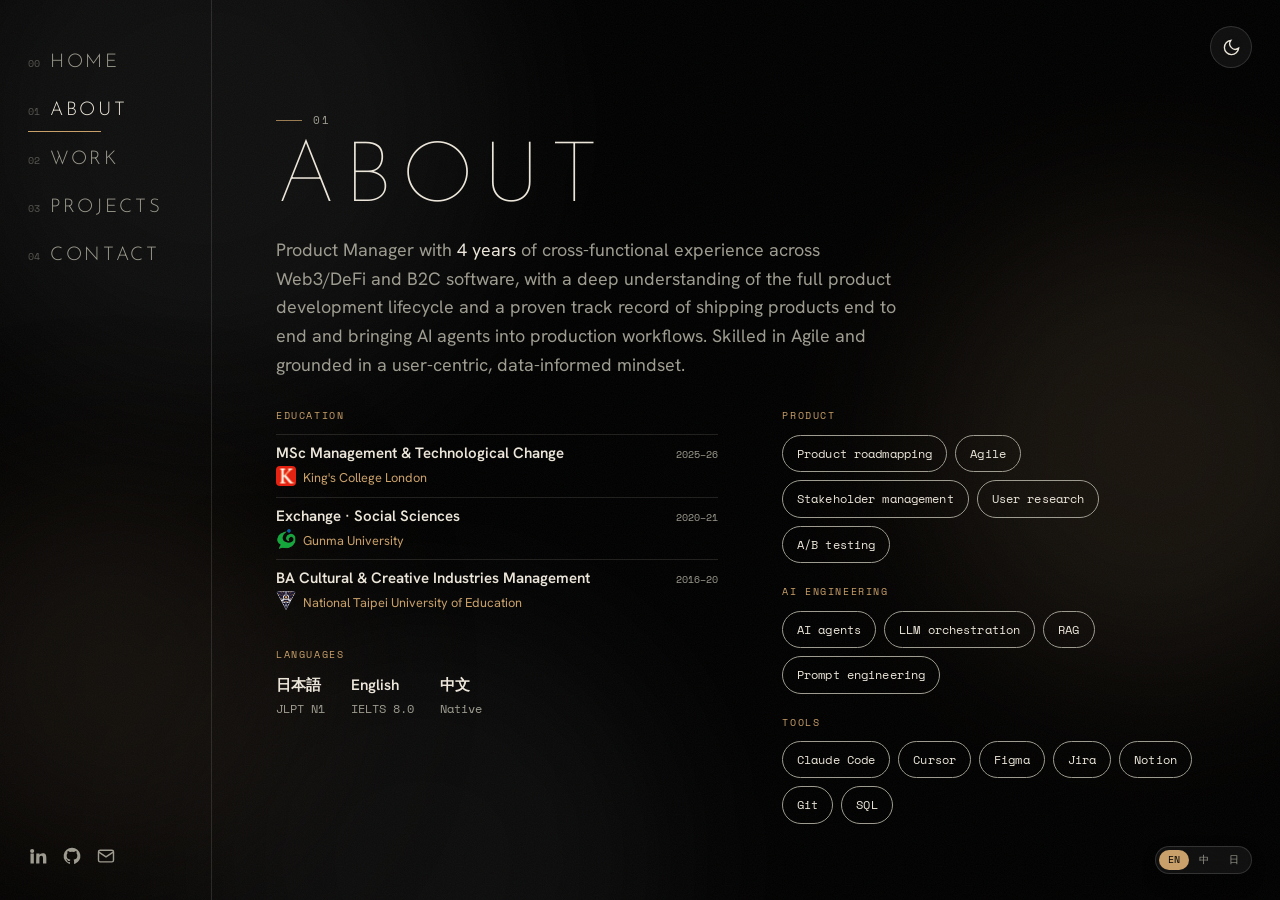
<file: about.html>
<!DOCTYPE html>
<html lang="en">
<head>
<meta charset="UTF-8" />
<meta name="viewport" content="width=device-width, initial-scale=1.0" />
<title>About — Vivian Wang</title>
<link rel="preconnect" href="https://fonts.googleapis.com" />
<link rel="preconnect" href="https://fonts.gstatic.com" crossorigin />
<link href="https://fonts.googleapis.com/css2?family=Anton&family=Bricolage+Grotesque:opsz,wght@12..96,400..800&family=Hanken+Grotesk:wght@400;500;600&family=Josefin+Sans:wght@100;200;300;400;500&family=Space+Mono:wght@400;700&display=swap" rel="stylesheet" />
<link rel="stylesheet" href="styles.css" />
</head>
<body data-page="about">
<script>(function(){var v=(new URLSearchParams(location.search).get('v'))||'c';document.body.classList.add(v==='a'?'va':v==='b'?'vb':'vc');})();</script>

<section class="ipage ip-about">
  <header class="ip-head">
    <span class="ip-kicker">01</span>
    <h1 class="ip-title">About</h1>
    <p class="ip-lead" data-i18n-html="about.lead">Product Manager with <span class="em">4 years</span> of cross-functional experience across Web3/DeFi and B2C software, with a deep understanding of the full product development lifecycle and a proven track record of shipping products end to end and bringing AI agents into production workflows. Skilled in Agile and grounded in a user-centric, data-informed mindset.</p>
  </header>

  <div class="ip-body">
    <div class="ab-col">
      <div class="ab-edu">
        <div class="kv-label" data-i18n="about.edu">Education</div>
        <div class="e"><div><div class="deg" data-i18n="deg.msc">MSc Management &amp; Technological Change</div><div class="org"><img class="elogo" src="assets/logo-kcl.png" alt="">King's College London</div></div><div class="when">2025–26</div></div>
        <div class="e"><div><div class="deg" data-i18n="deg.exch">Exchange · Social Sciences</div><div class="org"><img class="elogo" src="assets/logo-gunma.png" alt="">Gunma University</div></div><div class="when">2020–21</div></div>
        <div class="e"><div><div class="deg" data-i18n="deg.ba">BA Cultural &amp; Creative Industries Management</div><div class="org"><img class="elogo" src="assets/logo-ntue.png" alt="">National Taipei University of Education</div></div><div class="when">2016–20</div></div>
      </div>
      <div>
        <div class="kv-label" data-i18n="about.langs">Languages</div>
        <div class="ab-langs">
          <div class="l"><b>日本語</b><span>JLPT N1</span></div>
          <div class="l"><b>English</b><span>IELTS 8.0</span></div>
          <div class="l"><b>中文</b><span data-i18n="lang.native">Native</span></div>
        </div>
      </div>
    </div>

    <div class="skills-grid">
      <div>
        <div class="kv-label" data-i18n="about.product">Product</div>
        <div class="pillrow">
          <span class="pill" data-i18n="sk.roadmap">Product roadmapping</span><span class="pill" data-i18n="sk.agile">Agile</span><span class="pill" data-i18n="sk.prd">Project Management Tools</span><span class="pill" data-i18n="sk.research">User research</span><span class="pill" data-i18n="sk.abtest">A/B testing</span>
        </div>
      </div>
      <div>
        <div class="kv-label" data-i18n="about.ai">AI Engineering</div>
        <div class="pillrow">
          <span class="pill">AI agents</span><span class="pill">LLM orchestration</span><span class="pill">RAG</span><span class="pill" data-i18n="sk.prompt">Prompt engineering</span>
        </div>
      </div>
      <div>
        <div class="kv-label" data-i18n="about.tools">Tools</div>
        <div class="pillrow">
          <span class="pill">Claude Code</span><span class="pill">Cursor</span><span class="pill">Figma</span><span class="pill">Jira</span><span class="pill">Notion</span><span class="pill">Git</span><span class="pill">SQL</span>
        </div>
      </div>
    </div>
  </div>
</section>

<script src="i18n.js"></script>
<script src="app.js"></script>

</body>
</html>
</file>
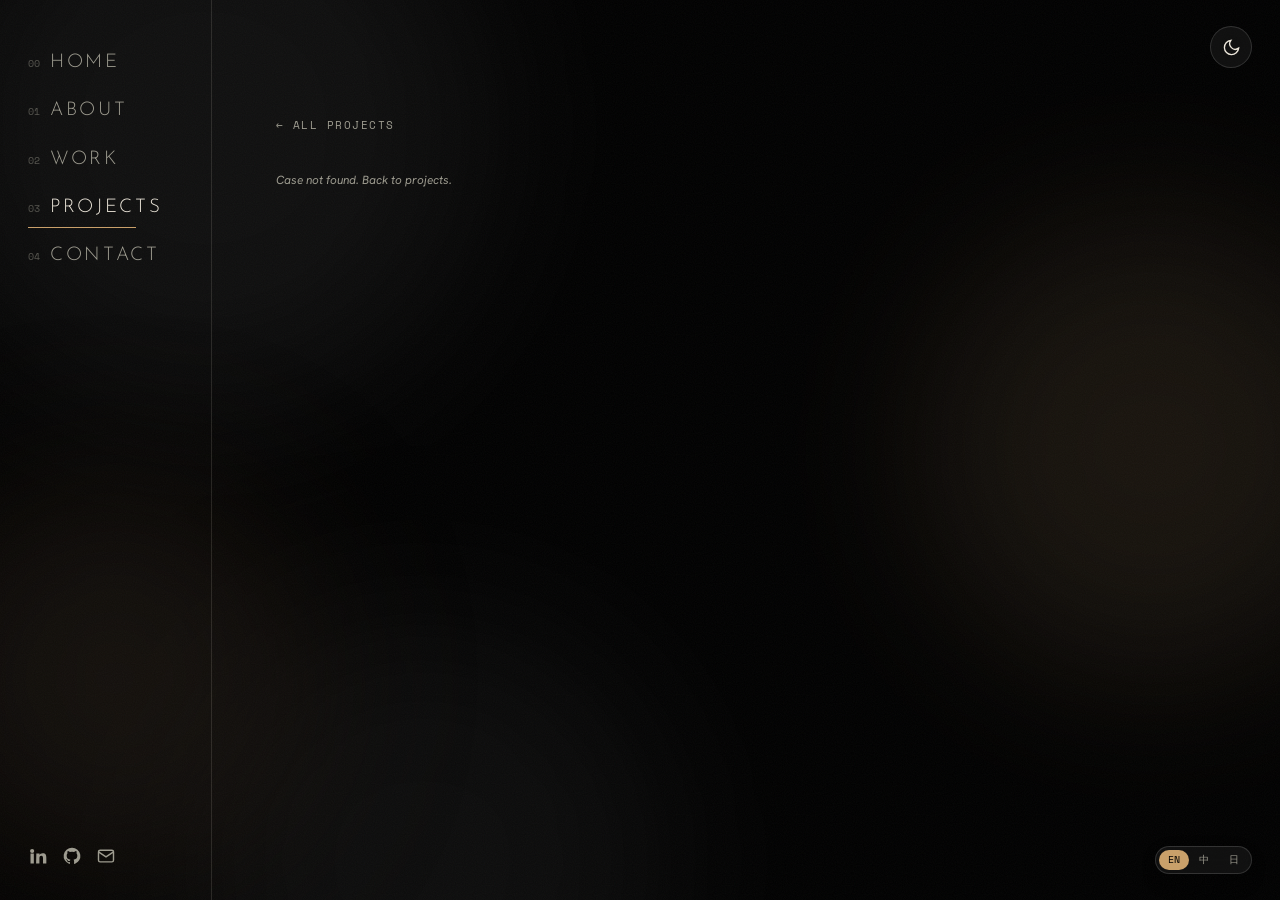
<file: case.html>
<!DOCTYPE html>
<html lang="en">
<head>
<meta charset="UTF-8" />
<meta name="viewport" content="width=device-width, initial-scale=1.0" />
<title>Case Study — Vivian Wang</title>
<link rel="preconnect" href="https://fonts.googleapis.com" />
<link rel="preconnect" href="https://fonts.gstatic.com" crossorigin />
<link href="https://fonts.googleapis.com/css2?family=Anton&family=Bricolage+Grotesque:opsz,wght@12..96,400..800&family=Hanken+Grotesk:wght@400;500;600&family=Josefin+Sans:wght@100;200;300;400;500&family=Space+Mono:wght@400;700&display=swap" rel="stylesheet" />
<link rel="stylesheet" href="styles.css" />
</head>
<body data-page="side-projects">
<script>(function(){var v=(new URLSearchParams(location.search).get('v'))||'c';document.body.classList.add(v==='a'?'va':v==='b'?'vb':'vc');})();</script>

<section class="ipage ip-case">
  <a class="cs-back" href="side-projects.html">← All projects</a>
  <div class="cs-page-doc" id="caseRoot"></div>
</section>

<script src="i18n.js"></script>
<script src="cases.js"></script>
<script>
  (function(){
    var id=new URLSearchParams(location.search).get('id');
    var root=document.getElementById('caseRoot');
    function render(){
      if(id&&window.renderCase&&window.CASES[id]){ root.innerHTML=window.renderCase(id,'page'); }
      else { root.innerHTML='<p class="cs-note">Case not found. <a href="side-projects.html">Back to projects</a>.</p>'; }
    }
    render();
    window.addEventListener('langchange', render);   // re-render case body when language switches
  })();
</script>
<script src="app.js"></script>

</body>
</html>
</file>
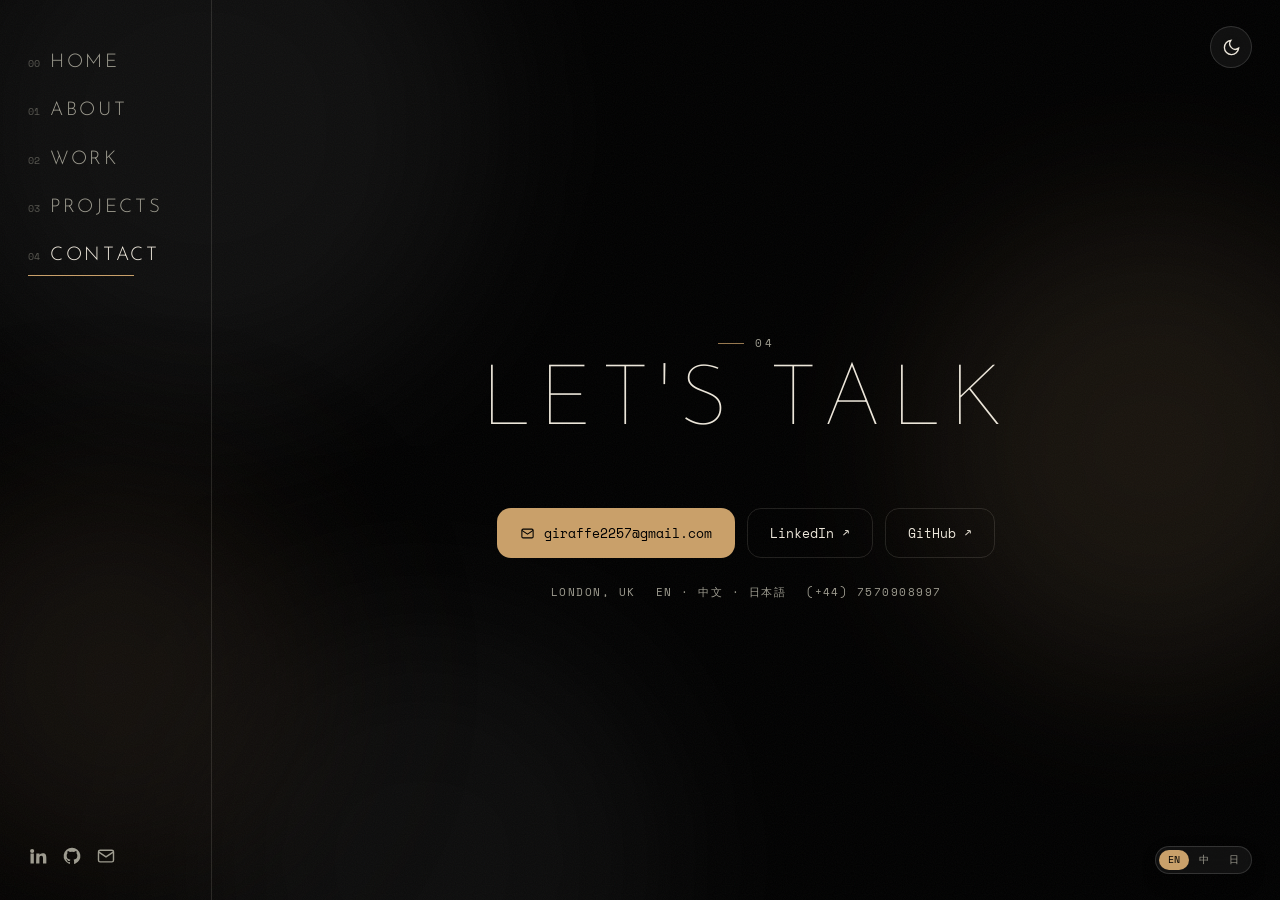
<file: contact.html>
<!DOCTYPE html>
<html lang="en">
<head>
<meta charset="UTF-8" />
<meta name="viewport" content="width=device-width, initial-scale=1.0" />
<title>Contact — Vivian Wang</title>
<link rel="preconnect" href="https://fonts.googleapis.com" />
<link rel="preconnect" href="https://fonts.gstatic.com" crossorigin />
<link href="https://fonts.googleapis.com/css2?family=Anton&family=Bricolage+Grotesque:opsz,wght@12..96,400..800&family=Hanken+Grotesk:wght@400;500;600&family=Josefin+Sans:wght@100;200;300;400;500&family=Space+Mono:wght@400;700&display=swap" rel="stylesheet" />
<link rel="stylesheet" href="styles.css" />
</head>
<body data-page="contact">
<script>(function(){var v=(new URLSearchParams(location.search).get('v'))||'c';document.body.classList.add(v==='a'?'va':v==='b'?'vb':'vc');})();</script>

<section class="ipage ip-contact">
  <header class="ip-head">
    <span class="ip-kicker">04</span>
    <h1 class="ip-title">Let's talk</h1>
  </header>

  <div class="ct-links">
    <a class="pri" href="mailto:giraffe2257@gmail.com">
      <svg viewBox="0 0 24 24" fill="none" stroke="currentColor" stroke-width="1.7"><rect x="3" y="5" width="18" height="14" rx="2"/><path d="M3 7l9 6 9-6"/></svg>
      giraffe2257@gmail.com
    </a>
    <a href="https://www.linkedin.com/in/vivian-wang-8319b1239/" target="_blank" rel="noopener">LinkedIn ↗</a>
    <a href="https://github.com/giraffe2257-tech" target="_blank" rel="noopener">GitHub ↗</a>
  </div>

  <div class="ct-meta">
    <span>London, UK</span>
    <span>EN · 中文 · 日本語</span>
    <span>(+44) 7570908997</span>
  </div>
</section>

<script src="i18n.js"></script>
<script src="app.js"></script>

</body>
</html>
</file>
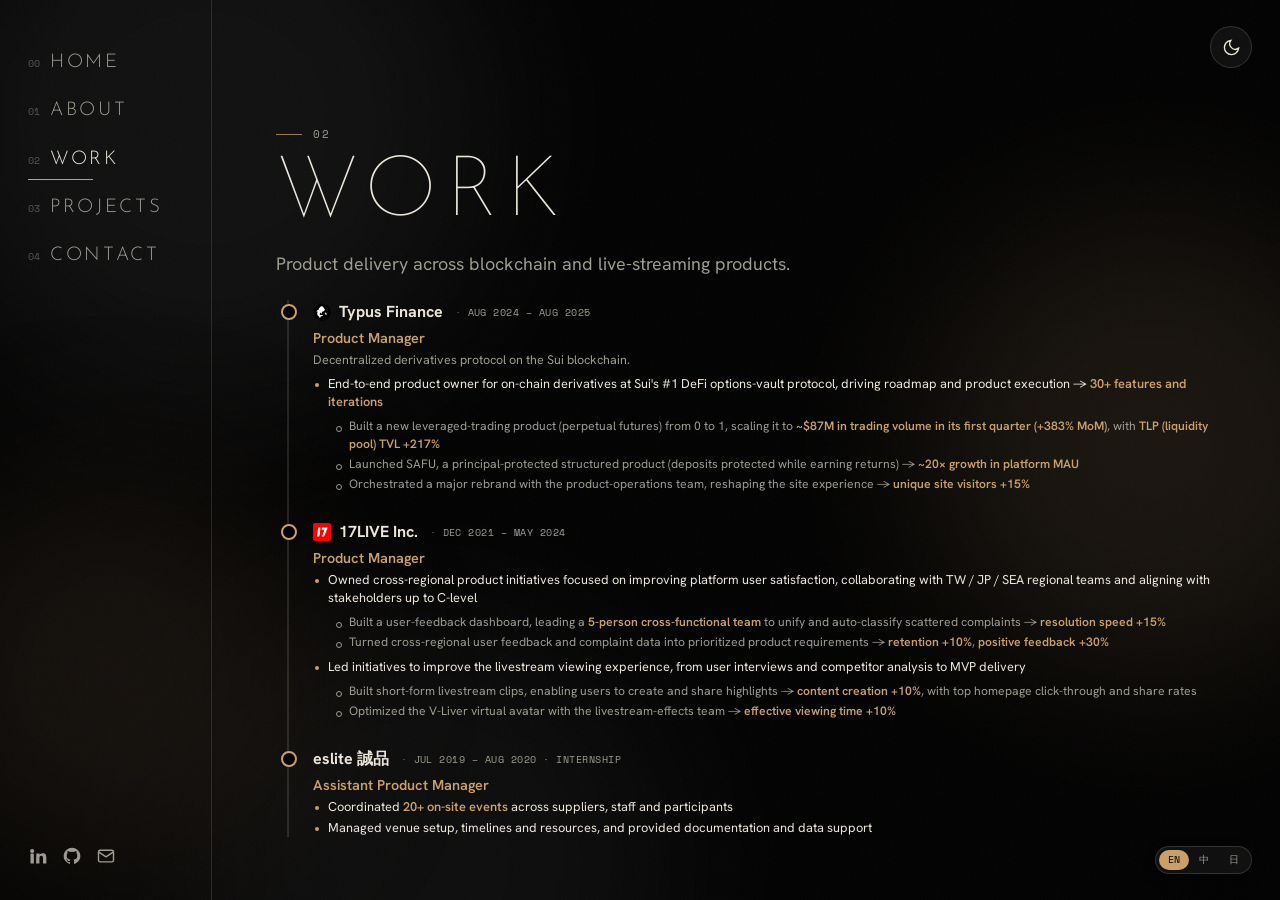
<file: experience.html>
<!DOCTYPE html>
<html lang="en">
<head>
<meta charset="UTF-8" />
<meta name="viewport" content="width=device-width, initial-scale=1.0" />
<title>Work · Vivian Wang</title>
<link rel="preconnect" href="https://fonts.googleapis.com" />
<link rel="preconnect" href="https://fonts.gstatic.com" crossorigin />
<link href="https://fonts.googleapis.com/css2?family=Anton&family=Bricolage+Grotesque:opsz,wght@12..96,400..800&family=Hanken+Grotesk:wght@400;500;600&family=Josefin+Sans:wght@100;200;300;400;500&family=Space+Mono:wght@400;700&display=swap" rel="stylesheet" />
<link rel="stylesheet" href="styles.css" />
</head>
<body data-page="experience">
<script>(function(){var v=(new URLSearchParams(location.search).get('v'))||'c';document.body.classList.add(v==='a'?'va':v==='b'?'vb':'vc');})();</script>

<section class="ipage ip-exp">
  <header class="ip-head">
    <span class="ip-kicker">02</span>
    <h1 class="ip-title">Work</h1>
    <p class="ip-lead" data-i18n="work.lead">Product delivery across blockchain and live-streaming products.</p>
  </header>

  <div class="ip-body">
    <div class="xp">
      <div class="xp-main">
      <div class="xp-head"><span class="clogo"><img src="assets/logo-typus.png" alt="Typus"></span><span class="xp-org">Typus Finance</span><span class="xp-when">Aug 2024 – Aug 2025</span></div>
      <div class="xp-role"><span data-i18n="role.pm">Product Manager</span></div>
      <div class="xp-ctx" data-i18n="ctx.typus">Decentralized derivatives protocol on the Sui blockchain.</div>
      <ul>
        <li><span data-i18n-html="b.typus.lead">End-to-end product owner for on-chain derivatives at Sui's #1 DeFi options-vault protocol, driving roadmap and product execution → <span class="m">30+ features and iterations</span></span>
          <ul>
            <li data-i18n-html="b.typus.perp">Built a new leveraged-trading product (perpetual futures) from 0 to 1, scaling it to <span class="m">~$87M in trading volume in its first quarter (+383% MoM)</span>, with <span class="m">TLP (liquidity pool) TVL +217%</span></li>
            <li data-i18n-html="b.typus.metrics">Launched SAFU, a principal-protected structured product (deposits protected while earning returns) → <span class="m">~20× growth in platform MAU</span></li>
            <li data-i18n-html="b.typus.rebrand">Orchestrated a major rebrand with the product-operations team, reshaping the site experience → <span class="m">unique site visitors +15%</span></li>
          </ul>
        </li>
      </ul>
      </div>
    </div>

    <div class="xp">
      <div class="xp-main">
      <div class="xp-head"><span class="clogo"><img src="assets/logo-17live.png" alt="17LIVE"></span><span class="xp-org">17LIVE Inc.</span><span class="xp-when">Dec 2021 – May 2024</span></div>
      <div class="xp-role"><span data-i18n="role.pm">Product Manager</span></div>
      <ul>
        <li><span data-i18n-html="b.17live.lead1">Owned cross-regional product initiatives focused on improving platform user satisfaction, collaborating with TW / JP / SEA regional teams and aligning with stakeholders up to C-level</span>
          <ul>
            <li data-i18n-html="b.17live.dash">Built a user-feedback dashboard, leading a <span class="m">5-person cross-functional team</span> to unify and auto-classify scattered complaints → <span class="m">resolution speed +15%</span></li>
            <li data-i18n-html="b.17live.roadmap">Turned cross-regional user feedback and complaint data into prioritized product requirements → <span class="m">retention +10%</span>, <span class="m">positive feedback +30%</span></li>
          </ul>
        </li>
        <li><span data-i18n-html="b.17live.lead2">Led initiatives to improve the livestream viewing experience, from user interviews and competitor analysis to MVP delivery</span>
          <ul>
            <li data-i18n-html="b.17live.clip">Built short-form livestream clips, enabling users to create and share highlights → <span class="m">content creation +10%</span>, with top homepage click-through and share rates</li>
            <li data-i18n-html="b.17live.avatar">Optimized the V-Liver virtual avatar with the livestream-effects team → <span class="m">effective viewing time +10%</span></li>
          </ul>
        </li>
      </ul>
      </div>
    </div>

    <div class="xp">
      <div class="xp-main">
      <div class="xp-head"><span class="xp-org">eslite 誠品</span><span class="xp-when" data-i18n="when.intern">Jul 2019 – Aug 2020 · Internship</span></div>
      <div class="xp-role"><span data-i18n="role.epa">Assistant Product Manager</span></div>
      <ul>
        <li data-i18n-html="b.eslite1">Coordinated <span class="m">20+ on-site events</span> across suppliers, staff and participants</li>
        <li data-i18n-html="b.eslite2">Managed venue setup, timelines and resources, and provided documentation and data support</li>
      </ul>
      </div>
    </div>
  </div>
</section>

<script src="i18n.js"></script>
<script src="app.js"></script>

</body>
</html>
</file>
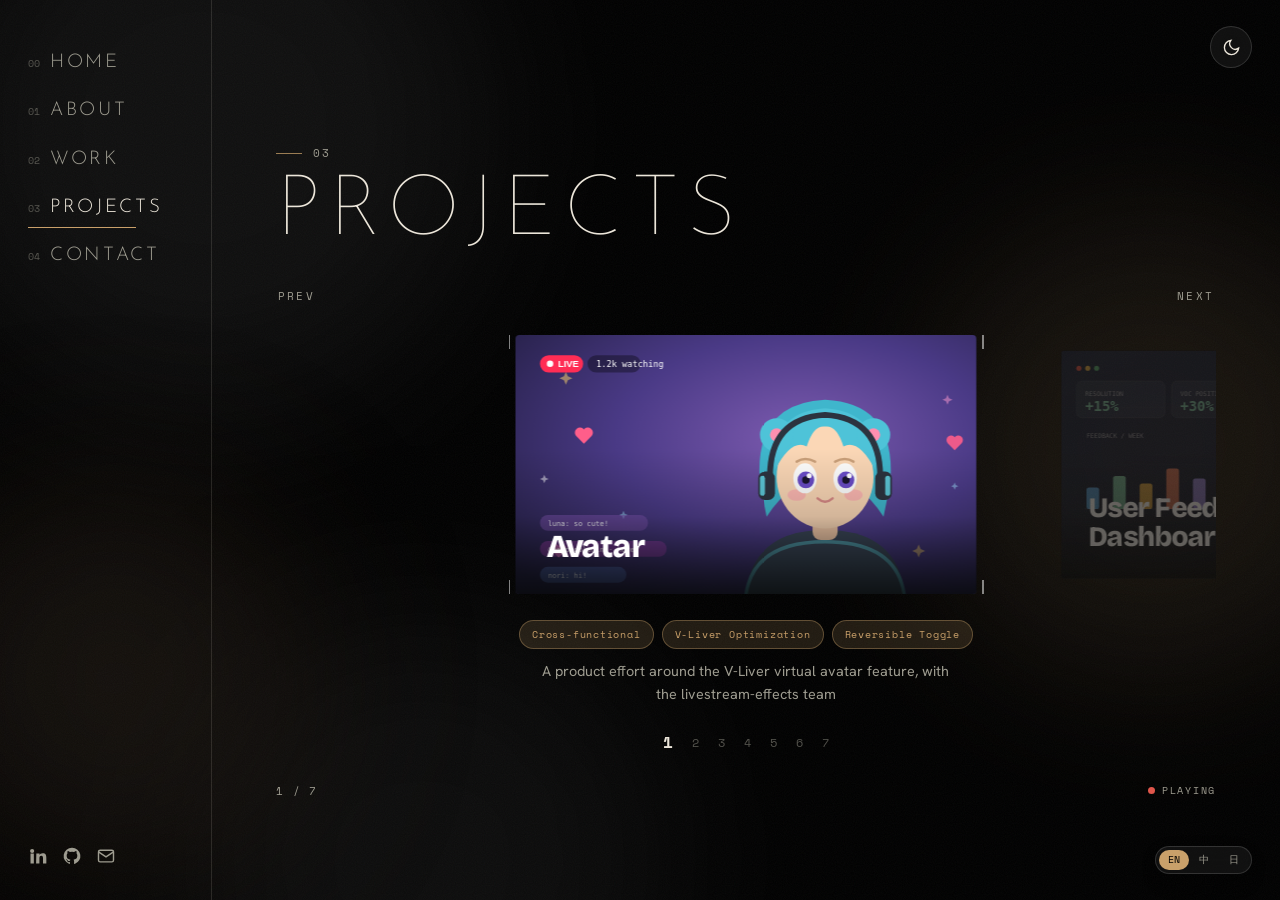
<file: side-projects.html>
<!DOCTYPE html>
<html lang="en">
<head>
<meta charset="UTF-8" />
<meta name="viewport" content="width=device-width, initial-scale=1.0" />
<title>Projects — Vivian Wang</title>
<link rel="preconnect" href="https://fonts.googleapis.com" />
<link rel="preconnect" href="https://fonts.gstatic.com" crossorigin />
<link href="https://fonts.googleapis.com/css2?family=Anton&family=Bricolage+Grotesque:opsz,wght@12..96,400..800&family=Hanken+Grotesk:wght@400;500;600&family=Josefin+Sans:wght@100;200;300;400;500&family=Space+Mono:wght@400;700&display=swap" rel="stylesheet" />
<link rel="stylesheet" href="styles.css" />
</head>
<body data-page="side-projects">
<script>(function(){var v=(new URLSearchParams(location.search).get('v'))||'c';document.body.classList.add(v==='a'?'va':v==='b'?'vb':'vc');})();</script>

<section class="ipage ip-work">
  <header class="ip-head">
    <span class="ip-kicker">03</span>
    <h1 class="ip-title">Projects</h1>
    <p class="ip-lead" data-i18n="work.lead2">Product work at 17LIVE, plus agentic-AI experiments built hands-on with AI agents. Tap a card to open the full case study.</p>
  </header>

  <div class="ip-body">

    <!-- ===== Work projects (17LIVE, expandable case studies) ===== -->
    <div class="pg-group">
      <div class="pg-gh"><span>work projects</span></div>
      <div class="pg-grid">
        <article class="wk cs-card r" data-case="avatar">
          <div class="tag">Feature Enhancement</div>
          <h3>Avatar</h3>
          <p>Optimized the V-Liver avatar cross-functionally, clearing a recurring complaint</p>
          <p class="m">Complaints 30 → 0 · effective viewing time +10%</p>
          <span class="cs-more">Read case <i>→</i></span>
        </article>

        <article class="wk cs-card r" data-case="uft">
          <div class="tag">Internal Tooling</div>
          <h3>User Feedback Dashboard</h3>
          <p>Unified scattered user feedback into one dashboard for CS and PMs</p>
          <p class="m">Problem resolution +15%</p>
          <span class="cs-more">Read case <i>→</i></span>
        </article>

        <article class="wk cs-card r" data-case="sec90">
          <div class="tag">New Feature</div>
          <h3>90-Second Clip</h3>
          <p>Layered a 90-second clip feature onto the existing Archive function</p>
          <p class="m">Content +10% · top homepage click & share rates</p>
          <span class="cs-more">Read case <i>→</i></span>
        </article>
      </div>
    </div>

    <!-- ===== Side projects (personal, agentic AI) ===== -->
    <div class="pg-group">
      <div class="pg-gh"><span>Side Projects</span><i>built with AI agent</i></div>
      <div class="pg-grid pg-grid-4">
        <article class="wk cs-card r" data-case="rental">
          <div class="tag">London Flat</div>
          <h3>Hearth · Rental Finder</h3>
          <p>A self-built rental search site over multiple platforms for students</p>
          <span class="cs-more">Read case <i>→</i></span>
        </article>

        <article class="wk cs-card r" data-case="course">
          <div class="tag">AI Agent Workshop · 3 cohorts run</div>
          <h3>Agentic AI Workshop</h3>
          <p>A hands-on, zero-to-one workshop on agentic AI tools for complete beginners</p>
          <span class="cs-more">Read case <i>→</i></span>
        </article>

        <article class="wk cs-card r" data-case="pipeline">
          <div class="tag">Agentic AI Platform</div>
          <h3>Creator-Persona Content Engine</h3>
          <p>Models creator personas from posts and videos to auto-generate content</p>
          <p class="m">3 cohorts run · self-built with Claude Code</p>
          <span class="cs-more">Read case <i>→</i></span>
        </article>

        <article class="wk cs-card r" data-case="dissertation">
          <div class="tag">Dissertation</div>
          <h3>From PRD to Implementation</h3>
          <p>MSc dissertation on how AI reshapes the PM-to-engineering handoff, from interviews incl. TikTok</p>
          <span class="cs-more">Read case <i>→</i></span>
        </article>
      </div>
    </div>

  </div>
</section>

<script src="cases.js"></script>
<script src="i18n.js"></script>
<script src="app.js"></script>

</body>
</html>
</file>
<file: styles.css>
/* ============ THEMES (default = Dusk) ============ */
:root{
  --paper:#171C19; --paper2:#1F2622; --ink:#ECE6DA; --ink-soft:#9E9C90;
  --line:rgba(236,230,218,.13); --accent:#C9A06A; --accent-soft:rgba(201,160,106,.16);
  --glass:rgba(255,255,255,.055); --glass-line:rgba(255,255,255,.14);
  --shadow:0 28px 70px -28px rgba(0,0,0,.6);
  --b1:#33473F; --b2:#4A3D31; --b3:#3C4438; --b4:#403747; --blob-op:.55; --blob-blur:74px;
  --logo-bg:rgba(255,255,255,.92);
  --mono:"Space Mono",monospace;
}
[data-theme="fog"]{
  --paper:#ECEFF1; --paper2:#E3E8EB; --ink:#1C2024; --ink-soft:#5A626A;
  --line:rgba(28,32,36,.10); --accent:#41607A; --accent-soft:rgba(65,96,122,.12);
  --glass:rgba(255,255,255,.46); --glass-line:rgba(255,255,255,.6);
  --shadow:0 22px 60px -26px rgba(28,32,36,.30);
  --b1:#AEBDC6; --b2:#C6CBD1; --b3:#B4C2BD; --b4:#C8C1CB; --blob-op:.5; --blob-blur:70px;
  --logo-bg:rgba(255,255,255,.92);
}
[data-theme="dawn"]{
  --paper:#F2EEE9; --paper2:#EBE5DC; --ink:#2A2622; --ink-soft:#6B6258;
  --line:rgba(42,38,34,.10); --accent:#6E5A52; --accent-soft:rgba(110,90,82,.12);
  --glass:rgba(255,255,255,.42); --glass-line:rgba(255,255,255,.58);
  --shadow:0 22px 60px -26px rgba(42,38,34,.26);
  --b1:#A6B7BE; --b2:#D8BBA2; --b3:#B3C0A6; --b4:#CBB1BB; --blob-op:.55; --blob-blur:70px;
  --logo-bg:rgba(255,255,255,.9);
}
[data-theme="paper"]{
  --paper:#EDE6D8; --paper2:#E5DBC8; --ink:#222019; --ink-soft:#6A6353;
  --line:rgba(34,32,25,.12); --accent:#9C4A2E; --accent-soft:rgba(156,74,46,.12);
  --glass:rgba(255,255,255,.4); --glass-line:rgba(255,255,255,.55);
  --shadow:0 22px 60px -26px rgba(34,32,25,.28);
  --b1:#CDB89A; --b2:#CBA98E; --b3:#B8BA9C; --b4:#C6AFA0; --blob-op:.5; --blob-blur:70px;
  --logo-bg:rgba(255,255,255,.9);
}

*{margin:0;padding:0;box-sizing:border-box}
html{scroll-behavior:smooth}
body{font-family:"Hanken Grotesk",sans-serif;background:var(--paper);color:var(--ink);
  line-height:1.55;-webkit-font-smoothing:antialiased;overflow-x:hidden;transition:background .5s,color .5s}
a{color:inherit;text-decoration:none}
::selection{background:var(--accent);color:var(--paper)}
.serif-never{font-family:"Bricolage Grotesque",sans-serif} /* guard: never serif */

/* ---- background ---- */
.field{position:fixed;inset:0;z-index:-2;overflow:hidden;filter:saturate(.85)}
.blob{position:absolute;border-radius:50%;filter:blur(var(--blob-blur));opacity:var(--blob-op);animation:drift 30s ease-in-out infinite}
.blob:nth-child(1){width:44vw;height:44vw;background:var(--b1);top:-12vw;left:-6vw}
.blob:nth-child(2){width:36vw;height:36vw;background:var(--b2);top:24vh;right:-8vw;animation-delay:-8s}
.blob:nth-child(3){width:38vw;height:38vw;background:var(--b3);bottom:-16vw;left:14vw;animation-delay:-15s}
.blob:nth-child(4){width:30vw;height:30vw;background:var(--b4);top:54vh;left:-6vw;animation-delay:-22s}
@keyframes drift{0%,100%{transform:translate(0,0) scale(1)}33%{transform:translate(4vw,-3vh) scale(1.08)}66%{transform:translate(-3vw,4vh) scale(.95)}}
.grain{position:fixed;inset:0;z-index:-1;opacity:.045;pointer-events:none;
  background-image:url("data:image/svg+xml,%3Csvg xmlns='http://www.w3.org/2000/svg' width='120' height='120'%3E%3Cfilter id='n'%3E%3CfeTurbulence type='fractalNoise' baseFrequency='.9' numOctaves='2'/%3E%3C/filter%3E%3Crect width='100%25' height='100%25' filter='url(%23n)'/%3E%3C/svg%3E")}
.glass{background:var(--glass);backdrop-filter:blur(24px) saturate(1.4);-webkit-backdrop-filter:blur(24px) saturate(1.4);border:1px solid var(--glass-line);box-shadow:var(--shadow)}

/* ---- top bar ---- */
.bar{position:fixed;top:0;left:0;right:0;z-index:40;display:flex;align-items:center;justify-content:space-between;padding:20px clamp(20px,4vw,46px)}
.wordmark{font-family:"Bricolage Grotesque",sans-serif;font-weight:700;font-size:1.1rem;letter-spacing:-.01em;display:flex;align-items:center;gap:9px}
.wordmark .cjk{font-weight:600;opacity:.72}
.wordmark .dot{width:5px;height:5px;border-radius:50%;background:var(--accent)}
.bar-right{display:flex;align-items:center;gap:16px}
.bar-meta{font-family:"Space Mono",monospace;font-size:.7rem;letter-spacing:.16em;text-transform:uppercase;color:var(--ink-soft)}
.menu-btn{display:flex;align-items:center;gap:9px;font-family:"Space Mono",monospace;font-size:.72rem;letter-spacing:.1em;text-transform:uppercase;cursor:pointer;background:none;border:none;color:var(--ink);padding:9px 14px;border-radius:12px;transition:.3s}
.menu-btn:hover{background:var(--glass)}
.menu-btn .bars{display:flex;flex-direction:column;gap:3px}
.menu-btn .bars i{width:18px;height:1.5px;background:var(--ink);display:block}

/* ---- left edge + drawer (hover to open) ---- */
.edge{position:fixed;top:0;left:0;width:16px;height:100vh;z-index:55}
.scrim{position:fixed;inset:0;z-index:60;background:rgba(8,10,9,.34);backdrop-filter:blur(3px);opacity:0;pointer-events:none;transition:.4s}
.scrim.open{opacity:1;pointer-events:auto}
.drawer{position:fixed;top:0;left:0;bottom:0;z-index:61;width:min(330px,82vw);transform:translateX(-104%);
  transition:transform .5s cubic-bezier(.5,.05,.1,1);padding:32px 28px;display:flex;flex-direction:column;border-radius:0 28px 28px 0}
.drawer.open{transform:translateX(0)}
.drawer .dhead{display:flex;justify-content:space-between;align-items:center;margin-bottom:28px}
.drawer .dhead .wm{font-family:"Bricolage Grotesque",sans-serif;font-weight:700;font-size:1rem}
.drawer .close{background:none;border:none;cursor:pointer;color:var(--ink-soft);font-size:1.25rem;line-height:1}
.drawer nav{display:flex;flex-direction:column;gap:2px;flex:1}
.drawer nav a{display:flex;align-items:center;gap:14px;padding:14px 12px;border-radius:14px;transition:.3s}
.drawer nav a:hover,.drawer nav a.cur{background:var(--glass);padding-left:20px}
.drawer nav a.cur .dn{color:var(--accent)}
.drawer nav a .di{font-family:"Space Mono",monospace;font-size:.7rem;color:var(--ink-soft);width:22px}
.drawer nav a .dn{font-family:"Bricolage Grotesque",sans-serif;font-weight:700;font-size:1.28rem;letter-spacing:-.01em}
.drawer .dfoot{font-family:"Space Mono",monospace;font-size:.66rem;color:var(--ink-soft);letter-spacing:.04em;line-height:1.8}
.drawer .hint{font-family:"Space Mono",monospace;font-size:.58rem;color:var(--ink-soft);opacity:.7;letter-spacing:.08em;text-transform:uppercase;margin-top:6px}

/* ---- theme switch ---- */
.theme-switch{position:fixed;bottom:20px;right:20px;z-index:80;display:flex;align-items:center;gap:6px;padding:8px 10px 8px 14px;border-radius:16px}
.theme-switch .tl{font-family:"Space Mono",monospace;font-size:.58rem;letter-spacing:.1em;text-transform:uppercase;color:var(--ink-soft);margin-right:2px}
.theme-switch button{font-family:"Space Mono",monospace;font-size:.68rem;border:none;cursor:pointer;background:none;color:var(--ink-soft);padding:7px 10px;border-radius:10px;transition:.25s}
.theme-switch button.on{background:var(--ink);color:var(--paper)}

.r{opacity:0;transform:translateY(18px) scale(.97);
  transition:opacity .6s ease, transform .6s cubic-bezier(.34,1.36,.5,1);
  transition-delay:var(--d,0ms);will-change:opacity,transform}
.r.in{opacity:1;transform:none}
@media(prefers-reduced-motion:reduce){.r{opacity:1!important;transform:none!important;transition:none}}
.eyebrow{font-family:"Space Mono",monospace;font-size:.72rem;letter-spacing:.2em;text-transform:uppercase;color:var(--accent);margin-bottom:22px;display:flex;align-items:center;gap:11px}
.eyebrow::before{content:"";width:28px;height:1px;background:var(--accent);opacity:.6}

/* ============ LANDING ============ */
.hero{min-height:100vh;display:grid;grid-template-columns:1.15fr .85fr;gap:clamp(28px,5vw,72px);align-items:center;padding:120px clamp(20px,4vw,46px) 40px;max-width:1280px;margin:0 auto}
.h1{font-family:"Bricolage Grotesque",sans-serif;font-weight:700;font-size:clamp(2.6rem,5.6vw,4.7rem);line-height:1.02;letter-spacing:-.03em;margin-bottom:28px}
.h1 .em{color:var(--accent)}
.lead{font-size:clamp(1.02rem,1.5vw,1.18rem);color:var(--ink-soft);max-width:44ch;margin-bottom:18px}
.sig{font-size:.98rem;color:var(--ink);max-width:46ch;padding-left:16px;border-left:2px solid var(--accent);margin-bottom:36px}
.sig .zh{display:block;margin-top:7px;font-size:.84rem;color:var(--ink-soft)}
.worked .wl{font-family:"Space Mono",monospace;font-size:.62rem;letter-spacing:.18em;text-transform:uppercase;color:var(--ink-soft);margin-bottom:13px}
.logos{display:flex;align-items:center;gap:10px;flex-wrap:wrap}
.logos .lchip{display:flex;align-items:center;justify-content:center;height:40px;padding:0 14px;border-radius:12px;gap:8px;background:var(--logo-bg);border:1px solid rgba(0,0,0,.06)}
.logos img{height:21px;width:auto;object-fit:contain;display:block}
.logos .lname{font-family:"Space Mono",monospace;font-size:.66rem;letter-spacing:.02em;color:#3a3a3a}
.portrait{position:relative;justify-self:center}
.portrait .frame{position:relative;width:clamp(260px,30vw,360px);aspect-ratio:4/5;border-radius:30px;overflow:hidden;padding:10px}
.portrait img.me{width:100%;height:100%;object-fit:cover;border-radius:22px;display:block}
.halo{position:absolute;inset:-16%;z-index:-1;border-radius:50%;background:radial-gradient(circle at 50% 40%,var(--accent),transparent 60%);filter:blur(30px);opacity:.45}
.pcard{position:absolute;bottom:-18px;left:-26px;padding:14px 18px;border-radius:18px;display:flex;flex-direction:column;gap:2px}
.pcard2{position:absolute;top:-16px;right:-24px;padding:12px 16px;border-radius:16px}
.pcard .n,.pcard2 .n{font-family:"Bricolage Grotesque",sans-serif;font-weight:700;font-size:1.2rem;line-height:1;color:var(--accent)}
.pcard .l,.pcard2 .l{font-family:"Space Mono",monospace;font-size:.58rem;letter-spacing:.08em;text-transform:uppercase;color:var(--ink-soft)}
.menu-sec{max-width:1280px;margin:0 auto;padding:30px clamp(20px,4vw,46px) 80px}
.menu-rule{height:1px;background:var(--line);margin-bottom:8px}
.mrow{display:grid;grid-template-columns:46px 36px 1fr auto;align-items:center;gap:20px;padding:24px 10px;border-bottom:1px solid var(--line);transition:padding .45s cubic-bezier(.2,.7,.2,1),background .4s;border-radius:14px}
.mrow:hover{padding-left:26px;padding-right:26px;background:var(--glass)}
.mrow .idx{font-family:"Space Mono",monospace;font-size:.74rem;color:var(--ink-soft)}
.mrow:hover .idx{color:var(--accent)}
.mrow .ico{width:24px;height:24px;color:var(--accent)}
.mrow .ico svg{width:100%;height:100%;fill:none;stroke:currentColor;stroke-width:1.6;stroke-linecap:round;stroke-linejoin:round}
.mrow .mname{font-family:"Bricolage Grotesque",sans-serif;font-weight:700;font-size:clamp(1.8rem,4.4vw,3.1rem);line-height:1;letter-spacing:-.025em;text-transform:uppercase}
.mrow .mdesc{font-size:.86rem;color:var(--ink-soft);text-align:right;max-width:30ch;justify-self:end}
.mrow .marrow{font-family:"Space Mono",monospace;font-size:1.4rem;color:var(--ink-soft);transform:translateX(-6px);opacity:.5;transition:.45s cubic-bezier(.2,.7,.2,1)}
.mrow:hover .marrow{transform:translateX(0);opacity:1;color:var(--accent)}

/* ============ INNER PAGES ============ */
.page{max-width:1080px;margin:0 auto;padding:140px clamp(20px,4vw,46px) 110px}
.ph{margin-bottom:56px}
.ptitle{font-family:"Bricolage Grotesque",sans-serif;font-weight:800;font-size:clamp(2.6rem,7.5vw,5.4rem);line-height:.96;letter-spacing:-.035em;text-transform:uppercase}
.ptitle .em{color:var(--accent)}
.lede{font-size:clamp(1.05rem,1.7vw,1.3rem);color:var(--ink-soft);max-width:56ch;margin-top:24px}

/* about */
.about{display:grid;grid-template-columns:.85fr 1.25fr;gap:clamp(28px,4vw,56px);align-items:start}
.about .side{display:flex;flex-direction:column;gap:20px}
.about .me{width:100%;aspect-ratio:4/5;object-fit:cover;border-radius:22px;display:block}
.schools{display:flex;align-items:center;gap:8px;flex-wrap:wrap}
.schools .lchip{display:flex;align-items:center;justify-content:center;height:38px;padding:0 12px;border-radius:11px;background:var(--logo-bg);border:1px solid rgba(0,0,0,.06)}
.schools img{height:22px;width:auto;object-fit:contain}
.prose p{color:var(--ink-soft);max-width:60ch;font-size:1.06rem}
.prose p+p{margin-top:16px}
.prose .em{color:var(--accent);font-style:normal}
.spec{margin-top:30px}
.spec .row{display:grid;grid-template-columns:130px 1fr;gap:20px;padding:18px 0;border-top:1px solid var(--line)}
.spec .k{font-family:"Space Mono",monospace;font-size:.66rem;letter-spacing:.14em;text-transform:uppercase;color:var(--accent);padding-top:3px}
.spec .v{font-size:1rem}.spec .v b{font-weight:600}
.spec .v small{color:var(--ink-soft)}

/* experience timeline */
.tl{position:relative;padding-left:34px;margin-top:10px}
.tl::before{content:"";position:absolute;left:6px;top:10px;bottom:10px;width:1px;background:var(--line)}
.tl-item{position:relative;margin-bottom:54px}
.tl-item:last-child{margin-bottom:0}
.tl-item::before{content:"";position:absolute;left:-32px;top:7px;width:13px;height:13px;border-radius:50%;background:var(--paper);border:2px solid var(--accent)}
.tl-when{font-family:"Space Mono",monospace;font-size:.74rem;letter-spacing:.04em;color:var(--ink-soft);margin-bottom:12px}
.tl-head{display:flex;align-items:center;gap:14px;margin-bottom:6px;flex-wrap:wrap}
.tl-head .clogo{height:30px;display:flex;align-items:center;justify-content:center;padding:0;background:transparent;border:none}
.tl-head .clogo img{height:20px;width:auto;object-fit:contain}
.tl-item h3{font-family:"Bricolage Grotesque",sans-serif;font-weight:700;font-size:1.7rem;letter-spacing:-.01em}
.tl-role{font-family:"Space Mono",monospace;font-size:.82rem;color:var(--accent);letter-spacing:.03em;margin-bottom:14px}
.tl-item p{color:var(--ink-soft);max-width:62ch}
.metrics{display:flex;gap:40px;flex-wrap:wrap;margin-top:22px}
.metric .n{font-family:"Bricolage Grotesque",sans-serif;font-weight:800;font-size:1.9rem;line-height:1;color:var(--accent)}
.metric .l{font-family:"Space Mono",monospace;font-size:.64rem;text-transform:uppercase;letter-spacing:.1em;color:var(--ink-soft);margin-top:6px}

/* side projects */
.projects{display:flex;flex-direction:column;gap:24px;margin-top:6px}
.pblock{border:1px solid var(--line);border-radius:24px;padding:clamp(28px,3.4vw,44px);position:relative;overflow:hidden}
.pblock .ptag{font-family:"Space Mono",monospace;font-size:.64rem;letter-spacing:.14em;text-transform:uppercase;color:var(--accent);margin-bottom:16px}
.pblock h3{font-family:"Bricolage Grotesque",sans-serif;font-weight:700;font-size:clamp(1.6rem,3vw,2.3rem);line-height:1.04;letter-spacing:-.02em;max-width:20ch;margin-bottom:24px}
.pgrid{display:grid;grid-template-columns:1fr 1fr;gap:26px}
.pstep{margin-bottom:14px}
.pstep .lab{font-family:"Space Mono",monospace;font-size:.62rem;letter-spacing:.14em;text-transform:uppercase;color:var(--ink-soft);margin-bottom:4px}
.pstep p{font-size:.97rem;color:var(--ink)}
.pstep .em{color:var(--accent)}
.readout{border:1px solid var(--line);border-radius:16px;padding:22px;background:var(--accent-soft);font-family:"Space Mono",monospace;display:flex;flex-direction:column;gap:14px;align-self:start}
.readout .rline{display:flex;justify-content:space-between;align-items:baseline;gap:16px}
.readout .rk{font-size:.66rem;letter-spacing:.08em;text-transform:uppercase;color:var(--ink-soft)}
.readout .rv{font-family:"Bricolage Grotesque",sans-serif;font-weight:800;font-size:1.5rem;color:var(--accent);line-height:1}
.chips{display:flex;flex-wrap:wrap;gap:7px;margin-top:8px}
.chip{font-family:"Space Mono",monospace;font-size:.66rem;padding:6px 12px;border-radius:20px;border:1px solid var(--line);color:var(--ink-soft)}

/* contact */
.contact{min-height:64vh;display:flex;flex-direction:column;justify-content:center;text-align:center}
.contact .ptitle{margin:0 auto}
.links{display:flex;gap:14px;justify-content:center;flex-wrap:wrap;margin-top:40px}
.links a{font-family:"Space Mono",monospace;font-size:.86rem;padding:16px 26px;border-radius:16px;border:1px solid var(--glass-line);transition:transform .35s,background .3s}
.links a:hover{transform:translateY(-3px);background:var(--glass)}
.links a.primary{background:var(--accent);color:var(--paper);border-color:transparent}

/* ============================================================
   KENTO-STYLE SIDEBAR + NEW HERO (overrides above)
   ============================================================ */
:root{ --display:"Josefin Sans",sans-serif; --sbw:212px; }

/* ---- fixed left sidebar ---- */
.sidebar{position:fixed;top:0;left:0;bottom:0;z-index:50;width:var(--sbw);
  display:flex;flex-direction:column;padding:34px 28px;
  border-right:1px solid var(--line);background:transparent}
.sb-mark{font-family:var(--display);font-weight:400;font-size:1.02rem;letter-spacing:.04em;line-height:1.3;display:flex;flex-direction:column}
.sb-mark .cjk{font-size:.8rem;color:var(--ink-soft);letter-spacing:.16em;margin-top:2px}
.snav{display:flex;flex-direction:column;gap:3px;margin-top:6px}
.snav a{display:flex;align-items:baseline;gap:10px;padding:8px 0;font-family:var(--display);
  font-weight:300;font-size:1.18rem;letter-spacing:.14em;text-transform:uppercase;color:var(--ink-soft);
  position:relative;transition:.3s;width:max-content}
.snav a i{font-family:var(--mono);font-style:normal;font-size:.6rem;color:var(--ink-soft);opacity:.5;letter-spacing:0}
.snav a::after{content:"";position:absolute;left:0;bottom:2px;height:1px;width:0;background:currentColor;transition:width .4s cubic-bezier(.2,.7,.2,1)}
.snav a:hover{color:var(--ink)}
.snav a:hover::after{width:calc(100% - 26px)}
.snav a.cur{color:var(--ink)}
.snav a.cur::after{width:calc(100% - 26px);background:var(--accent)}
.socials{display:flex;gap:14px;margin-top:auto;padding-top:24px}
.socials a{width:20px;height:20px;color:var(--ink-soft);transition:.25s}
.socials a:hover{color:var(--accent);transform:translateY(-2px)}
.socials svg{width:100%;height:100%}
.sb-foot{font-family:var(--mono);font-size:.6rem;letter-spacing:.08em;color:var(--ink-soft);margin-top:18px;line-height:1.6}

/* push content right of sidebar */
body.has-sidebar .hero,
body.has-sidebar .menu-sec,
body.has-sidebar .page{margin-left:var(--sbw)}
body.has-sidebar .hero{max-width:none;padding-left:clamp(30px,5vw,80px);padding-right:clamp(20px,5vw,80px)}
body.has-sidebar .menu-sec{max-width:none;padding-left:clamp(30px,5vw,80px);padding-right:clamp(20px,5vw,80px)}
body.has-sidebar .page{max-width:none;padding-left:clamp(30px,5vw,90px);padding-right:clamp(30px,6vw,140px)}

/* ---- dark / light toggle (top-right) ---- */
.mode{position:fixed;top:26px;right:28px;z-index:60;width:42px;height:42px;border-radius:50%;
  display:flex;align-items:center;justify-content:center;cursor:pointer;color:var(--ink);
  background:var(--glass);border:1px solid var(--glass-line);backdrop-filter:blur(18px);transition:.3s}
.mode:hover{color:var(--accent);transform:rotate(-12deg)}
.mode .mi{width:19px;height:19px;display:flex}
.mode svg{width:100%;height:100%}

/* mobile sidebar toggle (hidden on desktop) */
.sb-toggle{display:none;position:fixed;top:22px;left:20px;z-index:62;width:44px;height:40px;
  flex-direction:column;justify-content:center;gap:5px;padding:10px;border-radius:12px;cursor:pointer;
  background:var(--glass);border:1px solid var(--glass-line);backdrop-filter:blur(18px)}
.sb-toggle i{width:100%;height:1.6px;background:var(--ink);display:block;transition:.3s}

/* ============ NEW HERO ============ */
.hero{min-height:100vh;display:flex;flex-direction:column;justify-content:center;gap:0;
  padding-top:96px;padding-bottom:48px}
.metabar{display:flex;align-items:center;gap:26px;flex-wrap:wrap;font-family:var(--mono);
  font-size:.68rem;letter-spacing:.12em;text-transform:uppercase;color:var(--ink-soft);margin-bottom:clamp(24px,5vh,56px)}
.metabar .avail{color:var(--accent);display:flex;align-items:center;gap:7px}
.metabar .avail::before{content:"";width:7px;height:7px;border-radius:50%;background:var(--accent);box-shadow:0 0 0 0 var(--accent);animation:pulse 2.4s infinite}
@keyframes pulse{0%{box-shadow:0 0 0 0 var(--accent-soft)}70%{box-shadow:0 0 0 8px transparent}100%{box-shadow:0 0 0 0 transparent}}
.bigname{font-family:var(--display);font-weight:200;font-size:clamp(3.4rem,11vw,9.5rem);
  line-height:.92;letter-spacing:.04em;text-transform:uppercase;margin:0}
.bigname .l2{display:block;text-indent:.12em}
.subrow{display:flex;align-items:center;gap:22px;flex-wrap:wrap;margin-top:22px}
.subrow .role{font-family:var(--display);font-weight:300;font-size:clamp(1rem,1.8vw,1.35rem);letter-spacing:.1em;text-transform:uppercase;color:var(--ink)}
.subrow .langs{font-family:var(--mono);font-size:.72rem;letter-spacing:.1em;color:var(--ink-soft);padding-left:22px;border-left:1px solid var(--line)}

.herogrid{display:grid;grid-template-columns:1.1fr .9fr;gap:clamp(28px,5vw,64px);align-items:end;margin-top:clamp(34px,6vh,64px)}
.intro .sig{font-family:var(--heading,"Bricolage Grotesque");font-weight:600;font-size:clamp(1.15rem,1.9vw,1.5rem);line-height:1.32;letter-spacing:-.01em;color:var(--ink);max-width:24ch;margin-bottom:8px}
.intro .sig .em{color:var(--accent)}
.intro .zh{font-size:.86rem;color:var(--ink-soft);margin-bottom:26px}
.intro .stats{display:flex;gap:34px;margin-bottom:26px}
.intro .stat .n{font-family:"Bricolage Grotesque",sans-serif;font-weight:800;font-size:1.7rem;line-height:1;color:var(--accent)}
.intro .stat .l{font-family:var(--mono);font-size:.6rem;letter-spacing:.08em;text-transform:uppercase;color:var(--ink-soft);margin-top:6px}
.intro .logos{display:flex;gap:8px;flex-wrap:wrap}

.media{position:relative}
.media .tile{position:relative;border-radius:20px;overflow:hidden;aspect-ratio:5/4;border:1px solid var(--glass-line)}
.media .tile img{width:100%;height:100%;object-fit:cover;filter:saturate(.92) contrast(1.02)}
.media .tile::after{content:"";position:absolute;inset:0;background:radial-gradient(120% 80% at 30% 10%,transparent,var(--accent-soft));mix-blend-mode:overlay}
.media .cap{display:flex;justify-content:space-between;font-family:var(--mono);font-size:.62rem;letter-spacing:.12em;text-transform:uppercase;color:var(--ink-soft);margin-bottom:10px}
.media .glow{position:absolute;inset:-12% -12% -16% -12%;z-index:-1;border-radius:50%;background:radial-gradient(circle,var(--accent),transparent 62%);filter:blur(40px);opacity:.4}

.scrollcue{margin-top:clamp(30px,6vh,60px);font-family:var(--mono);font-size:.64rem;letter-spacing:.24em;text-transform:uppercase;color:var(--ink-soft);display:flex;align-items:center;gap:12px}
.scrollcue span{width:30px;height:1px;background:var(--ink-soft);position:relative;overflow:hidden}
.scrollcue span::after{content:"";position:absolute;inset:0;background:var(--accent);transform:translateX(-100%);animation:sweep 2.2s cubic-bezier(.7,0,.3,1) infinite}
@keyframes sweep{50%{transform:translateX(0)}100%{transform:translateX(100%)}}

/* inner page title: keep the thin/bold mix — eyebrow thin, title bold */
body.has-sidebar .ptitle{font-size:clamp(2.4rem,6.5vw,4.8rem)}

@media(max-width:1024px){
  :root{--sbw:0px}
  .sidebar{transform:translateX(-100%);transition:transform .45s cubic-bezier(.5,.05,.1,1);width:240px;background:var(--paper);z-index:64;border-right:1px solid var(--line)}
  body.sb-open .sidebar{transform:translateX(0)}
  .sb-toggle{display:flex}
  body.has-sidebar .hero,body.has-sidebar .menu-sec,body.has-sidebar .page{margin-left:0}
  body.has-sidebar .hero{padding-left:clamp(20px,5vw,40px);padding-top:90px}
  body.has-sidebar .page{padding-left:clamp(20px,5vw,40px);padding-right:clamp(20px,5vw,40px);padding-top:96px}
}
@media(max-width:880px){
  .herogrid{grid-template-columns:1fr}
  .media{order:-1;max-width:340px}
  .mrow{grid-template-columns:34px 1fr auto;gap:14px}
  .mrow .ico,.mrow .mdesc{display:none}
  .about{grid-template-columns:1fr}
  .about .side{max-width:300px}
  .pgrid{grid-template-columns:1fr}
  .subrow .langs{padding-left:0;border-left:0}
}

/* ============================================================
   VARIANT PALETTE (shared by homepages + inner pages)
   dark = pure black, light(fog) = warm cream #EBEAE4
   ============================================================ */
body.va,body.vb,body.vc{ --paper:#000000; --paper2:#0B0B0B;
  --b1:#161616; --b2:#241c12; --b3:#121212; --b4:#1e1710; --blob-op:.7; --blob-blur:82px; }
body.va[data-theme="fog"],body.vb[data-theme="fog"],body.vc[data-theme="fog"]{
  --paper:#EBEAE4; --paper2:#E1DFD7; --ink:#16181A; --ink-soft:#6E6E66;
  --line:rgba(20,20,18,.16); --accent:#9C6B33; --accent-soft:rgba(156,107,51,.14);
  --glass:rgba(255,255,255,.5); --glass-line:rgba(20,20,18,.12);
  --b1:#dcd6c8; --b2:#e1d4c0; --b3:#d9d7cd; --b4:#e3d9cc; --blob-op:.5; }

/* ============================================================
   INNER PAGES — one-viewport, 3 skins
   A(va)=thin Josefin / B(vb)=Anton condensed / C(vc)=medium Josefin
   ============================================================ */
.ipage{min-height:100vh;display:flex;flex-direction:column;justify-content:center;
  padding:100px clamp(28px,5vw,84px) 64px;overflow:hidden}
body.has-sidebar .ipage{margin-left:var(--sbw)}
.ip-head{margin-bottom:clamp(16px,3.2vh,32px)}
.ip-kicker{font-family:var(--mono);font-size:.66rem;letter-spacing:.22em;text-transform:uppercase;
  color:var(--ink-soft);display:flex;align-items:center;gap:11px;margin-bottom:14px}
.ip-kicker::before{content:"";width:26px;height:1px;background:var(--accent);opacity:.75}
.ip-title{margin:0;text-transform:uppercase;line-height:.92;color:var(--ink)}
.ip-title .em{color:var(--accent)}
.ip-lead{font-size:clamp(.98rem,1.4vw,1.16rem);color:var(--ink-soft);max-width:62ch;margin-top:16px;line-height:1.6}
.ip-lead .em{color:var(--ink)}

/* skin: page title */
body.va .ip-title{font-family:"Josefin Sans",sans-serif;font-weight:100;font-size:clamp(3rem,7.4vw,6.4rem);letter-spacing:.12em}
body.vb .ip-title{font-family:"Anton",sans-serif;font-weight:400;font-size:clamp(2.8rem,7.2vw,5.6rem);letter-spacing:.012em}
body.vc .ip-title{font-family:"Josefin Sans",sans-serif;font-weight:100;font-size:clamp(2.9rem,6.6vw,5.8rem);letter-spacing:.1em}

/* ---- A (Hush): airy, hairline, minimal — skills as middot lists, not pills ---- */
body.va .ip-about .ip-body{gap:clamp(44px,7vw,110px)}
body.va .skills-grid{gap:clamp(18px,3.4vh,32px)}
body.va .ab-col{gap:clamp(22px,3.6vh,36px)}
body.va .pillrow{gap:7px 18px}
body.va .pill{border-color:transparent;background:transparent;padding:4px 0;color:var(--ink)}
body.va .pill:hover{color:var(--accent)}
body.va .pill::before{content:"·";color:var(--accent);margin-right:9px;opacity:.8}
body.va .pill{font-size:.76rem}
body.va .kv-label{letter-spacing:.24em}
.ab-edu .elogo{width:20px;height:20px;object-fit:contain;border-radius:4px;margin-right:7px;vertical-align:-4px;background:transparent;padding:0} /* bare icon, no white chip */

/* ---- B (Headline): loud — Anton section labels, tighter lead ---- */
body.vb .ip-lead{max-width:52ch}
body.vb .kv-label{font-family:"Anton",sans-serif;font-size:1rem;letter-spacing:.03em;color:var(--accent);font-weight:400}
body.vb .pill{border-color:var(--ink-soft);color:var(--ink)}

/* ---- shared atoms ---- */
.kv-label{font-family:var(--mono);font-size:.62rem;letter-spacing:.16em;text-transform:uppercase;color:var(--accent);margin-bottom:11px}
.pillrow{display:flex;flex-wrap:wrap;gap:8px}
.pill{font-family:var(--mono);font-size:.78rem;letter-spacing:.01em;padding:8px 14px;border-radius:20px;
  border:1px solid var(--line);color:var(--ink-soft);white-space:nowrap;transition:.25s}
.pill:hover{border-color:var(--accent);color:var(--ink)}
/* C About: pills adopt Variant B's stronger text weight (full-ink text, softer border) */
body.vc .ip-about .pill{border-color:var(--ink-soft);color:var(--ink)}

/* ---- ABOUT (profile + skills) ---- */
.ip-about .ip-body{display:grid;grid-template-columns:1.02fr 1fr;gap:clamp(28px,5vw,72px);align-items:start}
.ab-col{display:flex;flex-direction:column;gap:clamp(16px,2.8vh,28px)}
.ab-edu .e{display:flex;justify-content:space-between;gap:14px;padding:9px 0;border-top:1px solid var(--line)}
.ab-edu .e:first-of-type{border-top:0;padding-top:0}
.ab-edu .deg{font-weight:600;font-size:.94rem;line-height:1.3}
.ab-edu .org{color:var(--accent);font-size:.8rem;margin-top:2px}
.ab-edu .when{font-family:var(--mono);font-size:.6rem;color:var(--ink-soft);white-space:nowrap;padding-top:3px}
.ab-langs{display:flex;gap:26px;flex-wrap:wrap}
.ab-langs .l b{font-weight:600;font-size:.95rem}
.ab-langs .l span{color:var(--ink-soft);font-size:.74rem;display:block;font-family:var(--mono);margin-top:2px}
.skills-grid{display:flex;flex-direction:column;gap:clamp(15px,2.4vh,22px)}

/* ---- EXPERIENCE ---- */
.ip-exp .ip-body{display:grid;grid-template-columns:1fr 1fr;gap:clamp(14px,2.4vh,28px) clamp(24px,3.6vw,52px);align-items:start}
.xp{display:flex;flex-direction:column;gap:7px}
/* Timeline node: logo + company + date on top, role below */
.xp-when{font-family:var(--mono);font-size:.62rem;letter-spacing:.05em;text-transform:uppercase;color:var(--ink-soft)}
.xp-head .xp-when::before{content:"·";margin:0 6px 0 4px;color:var(--ink-soft);opacity:.7}
.xp-main{display:flex;flex-direction:column;gap:5px}
.xp-head{display:flex;align-items:center;gap:8px;flex-wrap:wrap}
.xp-head .clogo{height:20px;display:flex;align-items:center;padding:0;background:transparent;border:none}
.xp-head .clogo img{height:18px;width:auto;object-fit:contain}
.xp-head .xp-org{font-weight:700;font-size:1.02rem;color:var(--ink)}
.xp-head .xp-sub{font-weight:400;font-size:.84em;opacity:.65;color:var(--ink-soft)}
.xp-role{font-weight:600;font-size:.92rem;color:var(--accent);line-height:1.25}
.xp-role .xp-sub{font-weight:400;font-size:.86em;opacity:.8;color:var(--ink-soft)}
.xp-ctx{font-size:.82rem;color:var(--ink-soft);margin-bottom:2px}
.xp ul{list-style:none;display:flex;flex-direction:column;gap:6px;margin:0}
.xp li{font-size:.88rem;color:var(--ink);padding-left:15px;position:relative;line-height:1.5}
.xp li::before{content:"";position:absolute;left:2px;top:8px;width:4px;height:4px;border-radius:50%;background:var(--accent)}
.xp li .m{color:var(--accent);font-weight:600}
.xp > ul > li{font-weight:500}
.xp li > ul{list-style:none;display:flex;flex-direction:column;gap:5px;margin:7px 0 3px;padding-left:6px}
.xp li > ul > li{font-size:.84rem;color:var(--ink-soft);font-weight:400}
.xp li > ul > li::before{background:transparent;border:1px solid var(--ink-soft)}
/* distinguish each role (A / C): left accent rule + card padding */
.xp{padding:14px 16px;border:1px solid var(--line);border-radius:14px;border-left:3px solid var(--accent);transition:.3s}
.xp:hover{background:var(--glass)}
/* variant B: vertical timeline */
body.vb .ip-exp .ip-body{grid-template-columns:1fr;gap:0;padding-left:8px}
body.vb .xp{border:none;border-radius:0;border-left:2px solid var(--line);padding:0 0 30px 26px;margin-left:5px;position:relative;background:transparent}
body.vb .xp:last-child{padding-bottom:0}
body.vb .xp:hover{background:transparent}
body.vb .xp::before{content:"";position:absolute;left:-8px;top:3px;width:13px;height:13px;border-radius:50%;
  background:var(--paper);border:2px solid var(--accent);transition:.3s}
body.vb .xp:hover::before{background:var(--accent);box-shadow:0 0 0 4px var(--accent-soft)}

/* ---- WORK ---- */
.ip-work .ip-body{display:grid;grid-template-columns:1fr 1fr;gap:clamp(16px,2.2vw,26px)}
.wk{border:1px solid var(--line);border-radius:18px;padding:clamp(17px,2.1vw,25px);display:flex;flex-direction:column;gap:7px;transition:.3s}
.wk:hover{border-color:var(--accent);background:var(--glass)}
.wk .tag{font-family:var(--mono);font-size:.58rem;letter-spacing:.14em;text-transform:uppercase;color:var(--accent);display:flex;align-items:center;gap:7px}
.wk h3{font-family:"Bricolage Grotesque",sans-serif;font-weight:800;font-size:1.32rem;letter-spacing:-.025em;line-height:1.04}
body.vb .wk h3{font-family:"Anton",sans-serif;font-weight:400;font-size:1.5rem;letter-spacing:.005em;line-height:.98;text-transform:none}
body.va .wk h3{font-weight:700;font-size:1.26rem}
.wk p{font-size:.83rem;color:var(--ink-soft);line-height:1.5}
.wk .m{color:var(--accent);font-weight:600}

/* ---- CONTACT ---- */
.ip-contact{align-items:center;text-align:center}
.ip-contact .ip-head{text-align:center}
.ip-contact .ip-kicker{justify-content:center}
.ip-contact .ip-lead{margin-left:auto;margin-right:auto}
.ct-links{display:flex;flex-wrap:wrap;justify-content:center;gap:12px;margin-top:clamp(26px,4vh,40px)}
.ct-links a{font-family:var(--mono);font-size:.82rem;padding:14px 22px;border-radius:14px;border:1px solid var(--line);transition:.3s;display:flex;align-items:center;gap:9px}
.ct-links a:hover{border-color:var(--accent);transform:translateY(-2px)}
.ct-links a.pri{background:var(--accent);color:var(--paper);border-color:transparent}
.ct-links a svg{width:15px;height:15px}
.ct-meta{font-family:var(--mono);font-size:.66rem;letter-spacing:.14em;text-transform:uppercase;color:var(--ink-soft);margin-top:26px;display:flex;gap:20px;justify-content:center;flex-wrap:wrap}

/* ---- PROJECTS PAGE (grouped Work + Side, expandable case studies) ---- */
.ipage.ip-work,.ipage.ip-exp{height:auto;min-height:100vh;justify-content:flex-start;
  padding-top:clamp(92px,13vh,128px);padding-bottom:clamp(56px,8vh,84px)}
.ip-work .ip-body{display:flex;flex-direction:column;gap:clamp(26px,4vh,46px)}
.pg-group{display:flex;flex-direction:column;gap:clamp(12px,1.8vh,18px)}
.pg-gh{display:flex;align-items:baseline;gap:12px;font-family:var(--mono);font-size:.64rem;
  letter-spacing:.2em;text-transform:uppercase}
.pg-gh span{color:var(--ink)}
.pg-gh i{color:var(--ink-soft);font-style:normal;font-size:.58rem}
.pg-gh::after{content:"";flex:1;height:1px;background:var(--line)}
.pg-grid{display:grid;grid-template-columns:repeat(auto-fit,minmax(228px,1fr));
  gap:clamp(13px,1.5vw,20px);align-items:stretch}
.pg-grid .wk{height:100%;min-height:182px}
.pg-grid .wk .m{margin-top:auto}

/* case card (extends .wk) */
.cs-card{position:relative}
.cs-link{cursor:pointer}
.cs-card.cs-link:hover{transform:translateY(-2px)}
.cs-more{font-family:var(--mono);font-size:.6rem;letter-spacing:.14em;text-transform:uppercase;
  color:var(--ink-soft);margin-top:4px;display:inline-flex;align-items:center;gap:6px;transition:.25s}
.cs-card:hover .cs-more{color:var(--accent)}
.cs-more i{font-style:normal;transition:.25s}
.cs-card:hover .cs-more i{transform:translateX(3px)}

/* overlay shared (A drawer + B modal) */
.cs-scrim{position:fixed;inset:0;z-index:80;background:rgba(0,0,0,.55);opacity:0;visibility:hidden;
  transition:.35s;backdrop-filter:blur(3px)}
body.cs-open .cs-scrim{opacity:1;visibility:visible}
.cs-x{position:absolute;top:18px;right:20px;width:38px;height:38px;border-radius:50%;z-index:2;
  border:1px solid var(--line);background:transparent;color:var(--ink);font-size:1.4rem;line-height:1;
  cursor:pointer;transition:.25s}
.cs-x:hover{border-color:var(--accent);color:var(--accent)}

/* A: side drawer (extended wider) */
.cs-drawer{position:fixed;top:0;right:0;bottom:0;z-index:81;width:min(760px,95vw);
  background:var(--paper);border-left:1px solid var(--line);overflow-y:auto;
  transform:translateX(100%);transition:transform .4s cubic-bezier(.4,0,.2,1);
  padding:clamp(54px,6vw,72px) clamp(28px,4vw,56px) clamp(40px,5vh,64px)}
body.cs-open .cs-drawer{transform:translateX(0)}

/* B: centre popup modal */
.cs-modal{position:fixed;z-index:81;top:50%;left:50%;transform:translate(-50%,-46%) scale(.98);
  opacity:0;visibility:hidden;width:min(760px,92vw);max-height:88vh;overflow-y:auto;
  background:var(--paper);border:1px solid var(--line);border-radius:20px;
  box-shadow:0 40px 120px -30px rgba(0,0,0,.7);transition:.38s cubic-bezier(.4,0,.2,1);
  padding:clamp(42px,4vw,60px) clamp(28px,4vw,52px) clamp(36px,4vh,52px)}
body.cs-open .cs-modal{transform:translate(-50%,-50%) scale(1);opacity:1;visibility:visible}

/* case images */
.cs-gallery{display:flex;flex-wrap:wrap;gap:16px;margin:16px 0 4px;align-items:flex-start}
.cs-gallery-grid{display:grid;grid-template-columns:1fr 1fr;gap:14px 16px;align-items:start}
.cs-shot{display:flex;flex-direction:column;gap:7px;margin:0;max-width:100%;align-items:flex-start}
.cs-shot figcaption{font-family:var(--mono);font-size:.56rem;letter-spacing:.05em;line-height:1.35;color:var(--ink-soft)}
.cs-shot-mock img{border-style:dashed;border-color:color-mix(in srgb,var(--accent) 55%, transparent)}
.cs-shot-mock figcaption{color:var(--accent)}
.cs-gallery img{border-radius:12px;border:1px solid var(--line);background:var(--glass);display:block}
.cs-doc:not(.cs-doc-page) .cs-gallery img{max-height:300px;max-width:100%;width:auto}

/* shared case-study document (drawer / accordion / page) */
.cs-doc .cs-tag{font-family:var(--mono);font-size:.6rem;letter-spacing:.16em;text-transform:uppercase;color:var(--accent)}
.cs-title{font-family:"Bricolage Grotesque",sans-serif;font-weight:800;font-size:clamp(1.5rem,2.8vw,2.1rem);
  letter-spacing:-.025em;line-height:1.04;margin:9px 0 6px}
.cs-metric{font-family:var(--mono);font-size:.8rem;color:var(--accent);font-weight:700;margin-bottom:14px}
.cs-stack{display:flex;flex-wrap:wrap;gap:7px;margin-bottom:10px}
.cs-stack span{font-family:var(--mono);font-size:.58rem;letter-spacing:.06em;text-transform:uppercase;
  color:var(--ink-soft);border:1px solid var(--line);border-radius:20px;padding:4px 10px}
.cs-live{display:inline-flex;align-items:center;gap:9px;margin:8px 0 16px;padding:13px 24px;
  border:none;border-radius:30px;font-size:.92rem;font-weight:700;letter-spacing:.01em;
  text-decoration:none;color:var(--paper);background:var(--accent);
  box-shadow:0 8px 24px -8px color-mix(in srgb,var(--accent) 75%,transparent);
  transition:transform .22s cubic-bezier(.2,.7,.2,1),box-shadow .22s}
.cs-live:hover{transform:translateY(-3px);box-shadow:0 16px 36px -10px color-mix(in srgb,var(--accent) 90%,transparent)}
.cs-live-dot{width:8px;height:8px;border-radius:50%;background:var(--paper);animation:csLivePulse 1.8s infinite}
@keyframes csLivePulse{0%{box-shadow:0 0 0 0 color-mix(in srgb,var(--paper) 65%,transparent)}70%{box-shadow:0 0 0 8px transparent}100%{box-shadow:0 0 0 0 transparent}}
.cs-live-arrow{font-style:normal;transition:transform .22s}
.cs-live:hover .cs-live-arrow{transform:translate(3px,-3px)}
.cs-sec{display:grid;grid-template-columns:118px 1fr;gap:18px;padding:15px 0;border-top:1px solid var(--line)}
.cs-sec:first-of-type{border-top:none}
.cs-sk{font-family:var(--mono);font-size:.62rem;letter-spacing:.16em;text-transform:uppercase;color:var(--accent);padding-top:2px}
.cs-sb p{font-size:.9rem;line-height:1.62;color:var(--ink)}
mark.cs-confirm{background:transparent;color:var(--ink-soft);border-bottom:1px dashed var(--accent);
  padding:0 1px;font-style:italic}
mark.cs-confirm::before{content:"⚑ ";color:var(--accent);font-style:normal}
.cs-tbl{width:100%;border-collapse:collapse;font-size:.82rem}
.cs-tbl td{padding:8px 10px 8px 0;border-top:1px solid var(--line);vertical-align:top;color:var(--ink);line-height:1.45}
.cs-tbl tr:first-child td{border-top:none}
.cs-tbl td:first-child{color:var(--ink-soft);white-space:nowrap;font-family:var(--mono);font-size:.72rem}
.cs-tbl .t-mark{width:1.4em;text-align:center}
.cs-tbl tr.t-win .t-mark::after{content:"✓";color:var(--accent)}
.cs-tbl tr.t-near .t-mark::after{content:"≈";color:var(--ink-soft)}
.cs-tbl tr.t-miss .t-mark::after{content:"✗";color:#c97b6a}
.cs-note{font-size:.74rem;color:var(--ink-soft);font-style:italic;margin-top:16px}

/* standalone case page (variant C) */
.ipage.ip-case{height:auto;min-height:100vh;justify-content:flex-start;
  padding-top:clamp(92px,13vh,128px);padding-bottom:clamp(56px,8vh,84px)}
.cs-back{font-family:var(--mono);font-size:.66rem;letter-spacing:.14em;text-transform:uppercase;
  color:var(--ink-soft);margin-bottom:22px;transition:.25s;width:max-content}
.cs-back:hover{color:var(--accent)}
.cs-page-doc{max-width:1180px}
.cs-page-doc .cs-title{font-size:clamp(2rem,4.6vw,3.2rem)}
/* two-column editorial layout (fills web width) */
.cs-doc-page{display:grid;grid-template-columns:minmax(300px,360px) 1fr;gap:clamp(34px,4.5vw,72px);align-items:start}
.cs-aside{position:sticky;top:96px}
.cs-doc-page .cs-gallery{flex-direction:row;flex-wrap:wrap;gap:10px;margin-top:18px}
.cs-doc-page .cs-gallery img{max-height:260px;width:auto;max-width:100%}

/* case overlay (variant C carousel -> click centre slide): a centred, semi-transparent
   pop-up modal — the page stays visible (dimmed) behind it, with a back / breadcrumb bar */
.cs-full{position:fixed;inset:0;z-index:1200;display:grid;place-items:center;
  padding:clamp(16px,4vh,52px);background:rgba(0,0,0,.5);
  backdrop-filter:blur(3px);-webkit-backdrop-filter:blur(3px);
  opacity:0;visibility:hidden;transition:opacity .3s ease}
body.cs-full-open{overflow:hidden}
body.cs-full-open .cs-full{opacity:1;visibility:visible}
.cs-full-panel{position:relative;display:flex;flex-direction:column;
  width:min(1000px,100%);max-height:88vh;background:var(--paper);
  border:1px solid var(--line);border-radius:18px;overflow:hidden;
  box-shadow:0 40px 90px -28px rgba(0,0,0,.7);
  transform:translateY(18px) scale(.985);opacity:0;
  transition:transform .42s cubic-bezier(.215,.61,.355,1),opacity .35s ease}
body.cs-full-open .cs-full-panel{transform:none;opacity:1}
.cs-full-bar{display:flex;align-items:center;justify-content:space-between;flex:0 0 auto;
  padding:13px clamp(18px,3vw,30px);border-bottom:1px solid var(--line);
  background:var(--glass);backdrop-filter:blur(8px)}
.cs-full-back{display:inline-flex;align-items:center;gap:8px;background:none;border:none;cursor:pointer;
  font-family:var(--mono);font-size:.72rem;letter-spacing:.06em;text-transform:uppercase;color:var(--ink-soft);transition:color .2s}
.cs-full-back:hover{color:var(--accent)}
.cs-full-back .cs-back-arrow{font-size:1.05rem}
.cs-full-scroll{overflow-y:auto;-webkit-overflow-scrolling:touch;
  padding:clamp(28px,4vh,56px) clamp(20px,4vw,56px) clamp(40px,6vh,72px)}
.cs-full-doc{max-width:none;margin:0;transform:translateY(10px);opacity:0;transition:transform .5s cubic-bezier(.215,.61,.355,1) .08s,opacity .5s ease .08s}
body.cs-full-open .cs-full-doc{transform:none;opacity:1}
.cs-full-doc .cs-doc-page{display:grid}   /* inherit two-column editorial layout */
.cs-full-x{width:36px;height:36px;border-radius:50%;border:1px solid var(--line);background:none;
  color:var(--ink);font-size:1.4rem;line-height:1;cursor:pointer;display:grid;place-items:center;transition:.2s}
.cs-full-x:hover{border-color:var(--accent);color:var(--accent);transform:rotate(90deg)}
@media(max-width:880px){
  .cs-full-doc .cs-doc-page{grid-template-columns:1fr;gap:24px}
  .cs-full .cs-aside{position:static}
  .cs-full-panel{max-height:92vh}
}
.cs-doc-page .cs-main{padding-top:4px}

/* ===== variant C: Projects as horizontal sliding gallery (Jasmine works style) ===== */
body.vc .ip-work .ip-body{gap:clamp(24px,3.4vh,40px)}
body.vc .pg-grid{display:flex;grid-template-columns:none;align-items:stretch;
  overflow-x:auto;overflow-y:hidden;scroll-snap-type:x proximity;gap:clamp(14px,1.4vw,20px);
  padding-bottom:16px;cursor:grab;scrollbar-width:thin;scrollbar-color:var(--accent) transparent;
  -webkit-overflow-scrolling:touch}
body.vc .pg-grid::-webkit-scrollbar{height:6px}
body.vc .pg-grid::-webkit-scrollbar-track{background:transparent}
body.vc .pg-grid::-webkit-scrollbar-thumb{background:var(--line);border-radius:3px}
body.vc .pg-grid:hover::-webkit-scrollbar-thumb{background:var(--accent)}
body.vc .pg-grid .wk{flex:0 0 clamp(258px,29vw,330px);scroll-snap-align:start}
body.vc .pg-grid.dragging{cursor:grabbing;scroll-snap-type:none}
body.vc .pg-grid.dragging *{pointer-events:none}

/* ===== variant C: Work as a vertical timeline (Variant B presentation) ===== */
body.vc .ipage.ip-exp{height:auto;min-height:100vh;justify-content:center;
  padding-top:clamp(80px,11vh,110px);padding-bottom:clamp(28px,4vh,52px)}
body.vc .ip-exp .ip-head{margin-bottom:clamp(14px,2.4vh,26px)}
body.vc .ip-exp .ip-body{grid-template-columns:1fr;gap:0;padding-left:6px}
/* single-rail timeline: date now rides inline after the company name (see .xp-head .xp-when) */
body.vc .ip-exp .xp{border:none;border-radius:0;margin:0;padding:0;background:transparent}
body.vc .ip-exp .xp:hover{background:transparent}
body.vc .ip-exp .xp-main{position:relative;border-left:2px solid var(--line);margin-left:5px;
  padding:0 0 clamp(16px,2.6vh,26px) 24px;gap:4px}
body.vc .ip-exp .xp:last-child .xp-main{padding-bottom:0}
body.vc .ip-exp .xp-main::before{content:"";position:absolute;left:-8px;top:4px;width:12px;height:12px;
  border-radius:50%;background:var(--paper);border:2px solid var(--accent);transition:.3s}
body.vc .ip-exp .xp:hover .xp-main::before{background:var(--accent);box-shadow:0 0 0 4px var(--accent-soft)}
body.vc .ip-exp .xp-head .xp-org{font-size:1rem}
body.vc .ip-exp .xp-role{font-size:.9rem}
body.vc .ip-exp .xp-ctx{font-size:.78rem;margin-bottom:1px}
body.vc .ip-exp .xp ul{gap:3px}
body.vc .ip-exp .xp li{font-size:.8rem;line-height:1.42}
body.vc .ip-exp .xp li > ul > li{font-size:.76rem;color:var(--ink-soft)}

/* ===== variant C: projects coverflow carousel (Jasmine works style) ===== */
body.vc .ipage.ip-work{justify-content:center;overflow-x:clip}
.pcar{width:100%;display:flex;flex-direction:column;gap:clamp(18px,2.8vh,34px)}
.pcar-top{display:flex;align-items:center;justify-content:space-between;gap:18px}
.pcar-nav{background:none;border:none;cursor:pointer;font-family:var(--mono);font-size:.68rem;
  letter-spacing:.2em;text-transform:uppercase;color:var(--ink-soft);transition:.25s;padding:6px 2px}
.pcar-nav:hover{color:var(--accent)}
.pcar-name{flex:1;text-align:center;margin:0;font-family:"Bricolage Grotesque",sans-serif;font-weight:700;
  font-size:clamp(1.05rem,1.9vw,1.55rem);letter-spacing:.04em;text-transform:uppercase;color:var(--ink)}
.pcar-stage{position:relative;width:100%;overflow:hidden}
.pcar-track{display:flex;gap:clamp(30px,4.5vw,76px);transition:transform .55s cubic-bezier(.4,0,.2,1);will-change:transform}
.pcar-stage{cursor:grab}
.pcar-stage:active{cursor:grabbing}
.pcar-slide{flex:0 0 clamp(280px,36vw,500px);position:relative;text-decoration:none;
  opacity:.32;transform:scale(.88);transition:opacity .45s,transform .45s;
  user-select:none;-webkit-user-drag:none;-webkit-user-select:none}
.pcar-slide.is-active{opacity:1;transform:scale(1)}
.pcar-frame{position:relative;width:100%;aspect-ratio:16/9}
.pcar-img{width:100%;height:100%;border-radius:4px;overflow:hidden;background:var(--paper2);
  -webkit-user-drag:none}
.pcar-slide.is-active .pcar-img{cursor:pointer}
/* poster-style designed cover: gradient + tag + headline metric */
.pcar-cover{display:flex;flex-direction:column;justify-content:flex-end;gap:9px;
  padding:clamp(20px,2.4vw,36px);background:var(--paper2)}
.pcar-cover[data-g="0"]{background:linear-gradient(145deg,color-mix(in srgb,var(--accent) 36%,var(--paper2)),var(--paper2))}
.pcar-cover[data-g="1"]{background:radial-gradient(130% 120% at 18% 8%,color-mix(in srgb,var(--accent) 30%,var(--paper2)),var(--paper2))}
.pcar-cover[data-g="2"]{background:linear-gradient(205deg,var(--paper2),color-mix(in srgb,var(--accent) 34%,var(--paper2)))}
.pcar-cover[data-g="3"]{background:linear-gradient(125deg,color-mix(in srgb,var(--accent) 20%,var(--paper2)),color-mix(in srgb,var(--accent) 44%,var(--paper2)))}
.pcar-c-tag{font-family:var(--mono);font-size:.6rem;letter-spacing:.18em;text-transform:uppercase;color:var(--accent)}
.pcar-c-metric{font-family:"Bricolage Grotesque",sans-serif;font-weight:800;letter-spacing:-.02em;
  font-size:clamp(1.25rem,2.5vw,2rem);line-height:1.04;color:var(--ink)}
/* photo cover: real image + dark gradient so the tag/metric stay readable in both themes */
.pcar-cover--photo{background-size:cover;background-position:center;background-repeat:no-repeat}
.pcar-cover--photo::after{content:"";position:absolute;inset:0;pointer-events:none;
  background:linear-gradient(to top,rgba(8,8,8,.86) 4%,rgba(8,8,8,.5) 38%,rgba(8,8,8,.12) 72%,rgba(8,8,8,.04) 100%)}
.pcar-cover--photo .pcar-c-tag,.pcar-cover--photo .pcar-c-metric{position:relative;z-index:1}
.pcar-cover--photo .pcar-c-tag{color:#E9C98B}
.pcar-cover--photo .pcar-c-metric{color:#fff}
/* white crop-mark corners on the active slide (frame = TL/BR, slide = TR/BL).
   They expand outward as the slide scales up to active (.88 -> 1). */
.pcar-slide.is-active .pcar-frame::before,.pcar-slide.is-active .pcar-frame::after,
.pcar-slide.is-active::before,.pcar-slide.is-active::after{content:"";position:absolute;
  width:20px;height:20px;border:1.5px solid #fff;z-index:3;pointer-events:none}
.pcar-slide.is-active .pcar-frame::before{top:-7px;left:-7px;border-right:0;border-bottom:0}
.pcar-slide.is-active .pcar-frame::after{bottom:-7px;right:-7px;border-left:0;border-top:0}
.pcar-slide.is-active::before{top:-7px;right:-7px;border-left:0;border-bottom:0}
.pcar-slide.is-active::after{bottom:-7px;left:-7px;border-right:0;border-top:0}
.pcar-caption{display:flex;flex-direction:column;align-items:center;gap:11px;text-align:center;
  max-width:600px;margin:0 auto;min-height:78px}
.pcar-tags{display:flex;flex-wrap:wrap;gap:8px;justify-content:center}
.pcar-pill{font-family:var(--mono);font-size:.62rem;letter-spacing:.08em;padding:6px 12px;border-radius:30px;
  border:1px solid color-mix(in srgb,var(--accent) 38%,transparent);background:var(--accent-soft);color:var(--accent)}
.pcar-cap-desc{font-size:.9rem;line-height:1.6;color:var(--ink-soft);max-width:52ch;margin:0}
.pcar-pager{display:flex;align-items:center;justify-content:center;gap:15px}
.pcar-num{background:none;border:none;cursor:pointer;font-family:var(--mono);font-size:.78rem;
  color:var(--ink-soft);opacity:.5;transition:.25s;padding:4px 2px;line-height:1}
.pcar-num:hover{opacity:1;color:var(--ink)}
.pcar-num.on{opacity:1;color:var(--ink);font-weight:700;font-size:.98rem}
.pcar-foot{display:flex;align-items:center;justify-content:space-between;margin-top:2px}
.pcar-count{font-family:var(--mono);font-size:.7rem;letter-spacing:.12em;color:var(--ink-soft)}
.pcar-status{font-family:var(--mono);font-size:.6rem;letter-spacing:.18em;text-transform:uppercase;
  color:var(--ink-soft);display:flex;align-items:center;gap:7px}
.pcar-status i{width:7px;height:7px;border-radius:50%;background:#e0564b;animation:pcarblink 1.4s infinite}
.pcar-status.paused i{animation:none;background:var(--ink-soft)}
.pcar-status.paused{opacity:.6}
@keyframes pcarblink{0%,100%{opacity:1}50%{opacity:.2}}
@media(max-width:880px){ .pcar-slide{flex-basis:78vw} .pcar-name{font-size:1rem} }

/* one-viewport on desktop; allow natural scroll on small screens */
@media(min-width:1025px) and (min-height:660px){ .ipage{height:100vh} }
@media(max-width:880px){
  .ipage{min-height:auto;height:auto;padding-top:96px;padding-bottom:60px}
  .ip-about .ip-body,.ip-exp .ip-body{grid-template-columns:1fr;gap:24px}
  .cs-sec{grid-template-columns:1fr;gap:6px}
}

/* ===== variant C: projects as a Style 05 card grid (replaces the coverflow) ===== */
.pjt-grid{display:grid;grid-template-columns:repeat(auto-fill,minmax(min(100%,330px),1fr));
  gap:clamp(22px,3vw,40px);width:100%;margin-top:clamp(20px,3vh,34px)}
.pjt{display:flex;flex-direction:column;cursor:pointer;text-decoration:none;color:inherit}
.pjt-card{position:relative;border-radius:20px;overflow:hidden;
  background:linear-gradient(160deg,var(--paper2),color-mix(in srgb,var(--accent) 6%,var(--paper2)));
  border:1px solid var(--glass-line);box-shadow:var(--shadow);
  transition:transform .45s cubic-bezier(.2,.7,.2,1),box-shadow .45s}
.pjt-img{position:relative;width:100%;aspect-ratio:16/11;background:center/cover no-repeat;
  display:flex;flex-direction:column;justify-content:flex-end;padding:clamp(16px,2vw,26px)}
.pjt-img::after{content:"";position:absolute;inset:0;z-index:0;
  background:linear-gradient(to top,rgba(5,7,6,.96) 0%,rgba(5,7,6,.72) 26%,rgba(5,7,6,.28) 56%,rgba(5,7,6,.02) 88%)}
.pjt-img>*{position:relative;z-index:1}
.pjt-title{font-family:"Bricolage Grotesque",sans-serif;font-weight:800;letter-spacing:-.01em;
  line-height:.98;font-size:clamp(1.4rem,2.4vw,1.95rem);color:#fff;margin:0;text-transform:none}
.pjt-foot{padding:clamp(15px,1.6vw,20px) 4px 0}
.pjt-tags{display:flex;flex-wrap:wrap;gap:8px;margin-bottom:13px}
.pjt-pill{font-family:var(--mono);font-size:.62rem;letter-spacing:.08em;padding:7px 12px;border-radius:30px;
  border:1px solid color-mix(in srgb,var(--accent) 38%,transparent);background:var(--accent-soft);
  color:var(--accent);transition:.3s}
.pjt-desc{font-size:.9rem;line-height:1.6;color:var(--ink-soft);
  display:-webkit-box;-webkit-line-clamp:2;-webkit-box-orient:vertical;overflow:hidden}
.pjt:hover .pjt-card{transform:translateY(-5px);box-shadow:0 36px 80px -30px rgba(0,0,0,.7)}
.pjt:hover .pjt-pill{background:var(--accent);border-color:var(--accent);color:var(--paper)}
/* scene cover for the 90-second clip mockup */
.pjt-scene{background:
  radial-gradient(70% 60% at 80% 44%, rgba(180,92,162,.24) 0%, transparent 62%),
  radial-gradient(120% 110% at 70% 26%, color-mix(in srgb,var(--accent) 22%,var(--paper2)) 0%, var(--paper2) 60%),
  linear-gradient(160deg, var(--paper2), color-mix(in srgb,var(--accent) 8%,#000))}
.pjt-scene::after{background:linear-gradient(to top,rgba(5,7,6,.82) 0%,rgba(5,7,6,.3) 32%,transparent 64%)}
.scene-phones{position:absolute;z-index:1;inset:0;display:flex;align-items:center;justify-content:flex-end;
  padding-right:7%;transform:translateY(5%);filter:drop-shadow(0 24px 42px rgba(0,0,0,.55))}
.scene-phones .ph{width:auto;display:block}
.scene-phones .ph-back{height:66%;transform:rotate(-7deg) translateX(46%);opacity:.92;z-index:0}
.scene-phones .ph-front{height:78%;transform:rotate(4deg);z-index:1}
/* big scissors / cut motif behind the phones */
.scene-scissors{position:absolute;left:7%;top:46%;transform:translateY(-50%) rotate(-8deg);
  width:32%;max-width:240px;color:var(--accent);opacity:.2;z-index:0;pointer-events:none}
.scene-clipfx{position:absolute;inset:0;width:100%;height:100%;z-index:0;pointer-events:none}

/* carousel slide that hosts the clip mockup scene */
.pcar-cover.pcar-scene{position:relative;overflow:hidden;
  background:linear-gradient(160deg, var(--paper2), color-mix(in srgb,var(--accent) 8%,#000))}
.pcar-scene::after{content:"";position:absolute;inset:0;z-index:2;pointer-events:none;
  background:linear-gradient(to top,rgba(5,7,6,.82) 0%,rgba(5,7,6,.16) 30%,transparent 56%)}
.pcar-scene .pcar-c-metric{position:relative;z-index:3;color:#fff}

/* clip (90-second clip) */
.pcar-scene--clip{background:
  radial-gradient(70% 60% at 80% 44%, rgba(180,92,162,.24) 0%, transparent 62%),
  radial-gradient(120% 110% at 70% 26%, color-mix(in srgb,var(--accent) 22%,var(--paper2)) 0%, var(--paper2) 60%),
  linear-gradient(160deg, var(--paper2), color-mix(in srgb,var(--accent) 8%,#000))}

/* collage (Rent Radar): London street + interiors */
.pcar-scene--collage{background:linear-gradient(160deg, var(--paper2), color-mix(in srgb,var(--accent) 10%,#15110e))}
.scene-collage{position:absolute;inset:0;z-index:0}
.cphoto{position:absolute;border:5px solid #f3efe7;border-radius:5px;box-shadow:0 18px 38px rgba(0,0,0,.5);object-fit:cover}
.cp-a{width:44%;aspect-ratio:3/2;left:28%;top:9%;transform:rotate(-5deg);z-index:1}
.cp-b{width:40%;aspect-ratio:3/2;right:5%;top:5%;transform:rotate(4deg);z-index:3}
.cp-c{width:38%;aspect-ratio:3/2;right:14%;bottom:9%;transform:rotate(-2deg);z-index:2}

/* mosaic (Hearth · Rental Finder): several photos tiled full-bleed */
.pcar-scene--mosaic{background:#15110e}
.scene-mosaic{position:absolute;inset:0;z-index:0;display:grid;
  grid-template-columns:1.35fr 1fr;grid-template-rows:1fr 1fr;gap:3px}
.scene-mosaic img{width:100%;height:100%;object-fit:cover;display:block;min-width:0;min-height:0}
.scene-mosaic img:first-child{grid-row:1 / span 2}

/* pipeline (icon flow diagram) */
.scene-pipe{position:absolute;inset:0;width:100%;height:100%;z-index:0}

/* course (Claude Code workshop) */
.pcar-scene--course{background:linear-gradient(150deg,#16110d,#0c0a08)}
.scene-course{position:absolute;inset:0;z-index:0}
.sc-bg{position:absolute;inset:0;width:100%;height:100%;z-index:0}
.scene-course .sc-eyebrow,.scene-course .sc-burst,.scene-course .sc-bot{z-index:1}
.sc-eyebrow{position:absolute;top:10%;left:7%;font-family:var(--mono);font-size:.64rem;letter-spacing:.14em;
  text-transform:uppercase;color:var(--accent);max-width:52%;line-height:1.6}
.sc-burst{position:absolute;right:30%;top:20%;width:13%;max-width:60px;opacity:.9}
.sc-bot{position:absolute;right:7%;top:50%;transform:translateY(-54%);width:34%;max-width:180px}

/* dashboard (User Feedback) */
.pcar-scene--dashboard{background:#141a2c}
.scene-dash{position:absolute;inset:0;width:100%;height:100%;z-index:0}

/* vtuber (Avatar On/Off) */
.pcar-scene--vtuber{background:#2a2440}
.scene-vtuber{position:absolute;inset:0;width:100%;height:100%;z-index:0}
</file>
